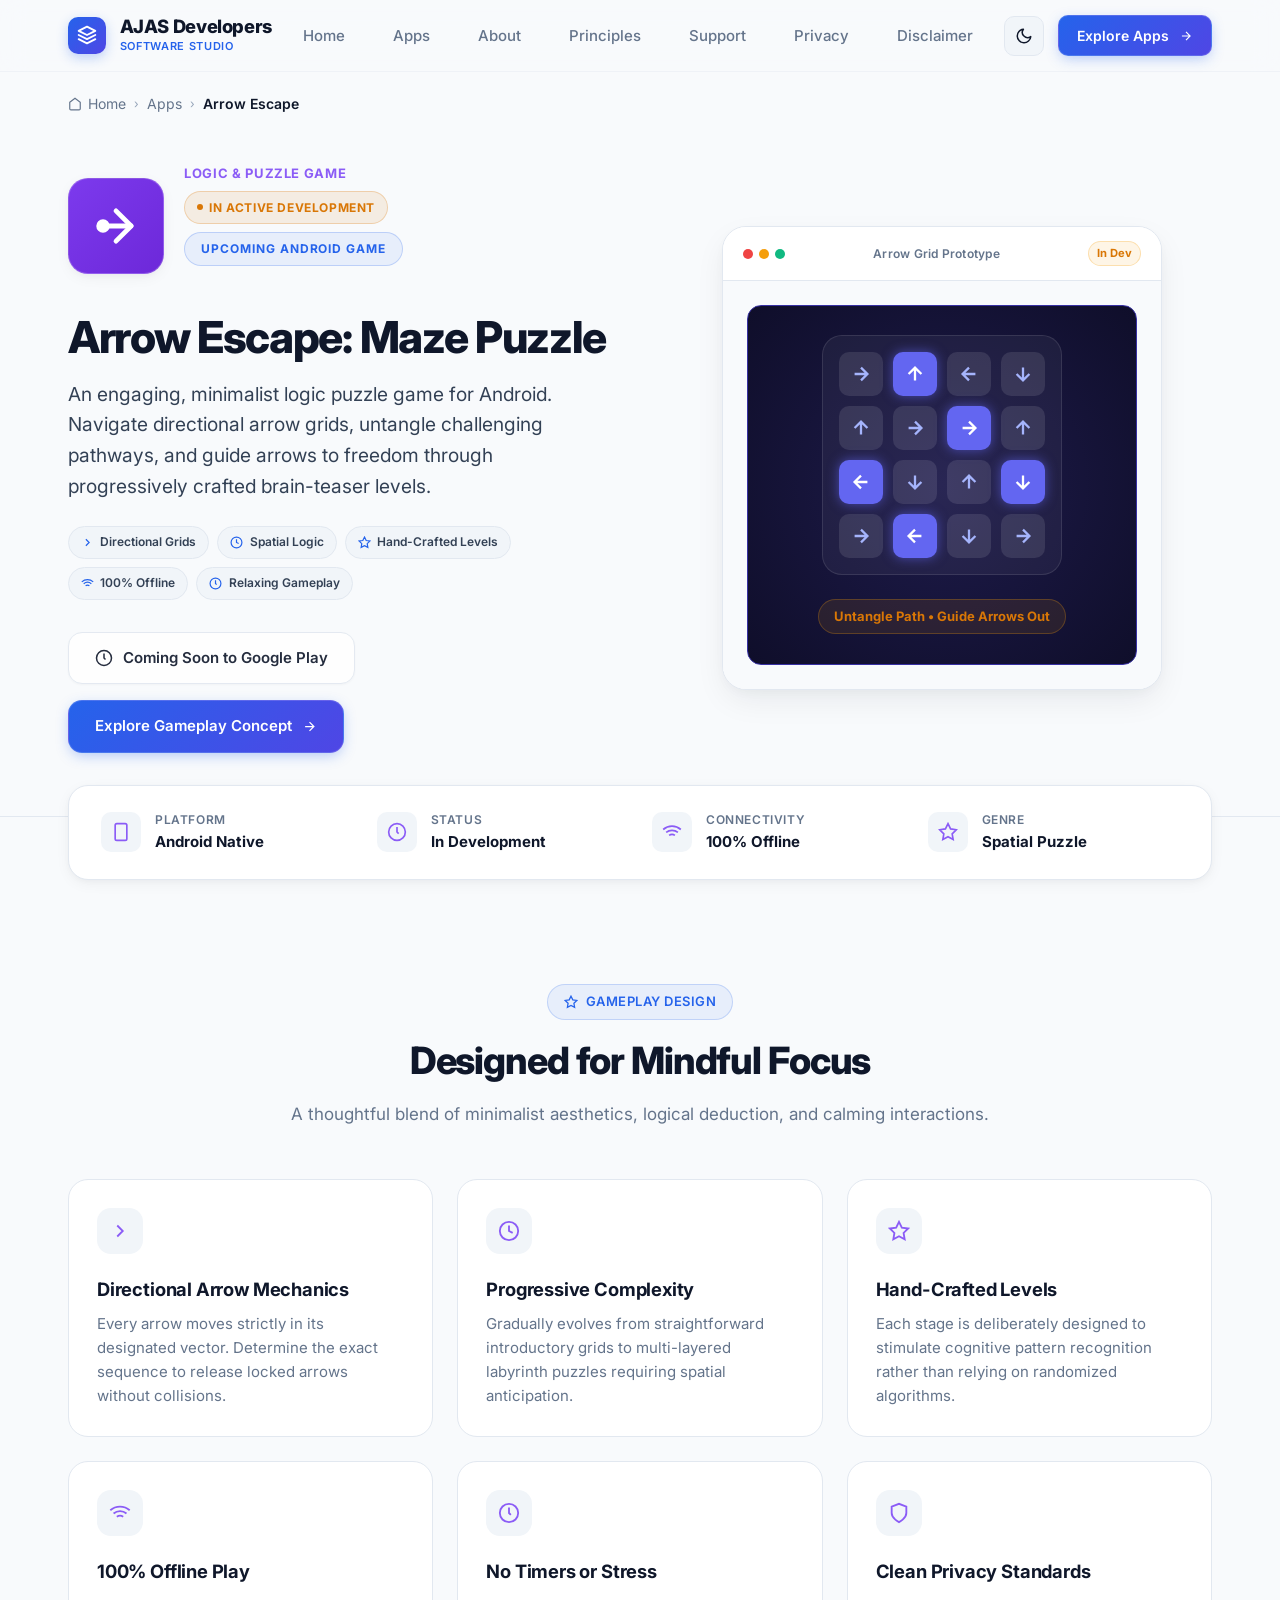
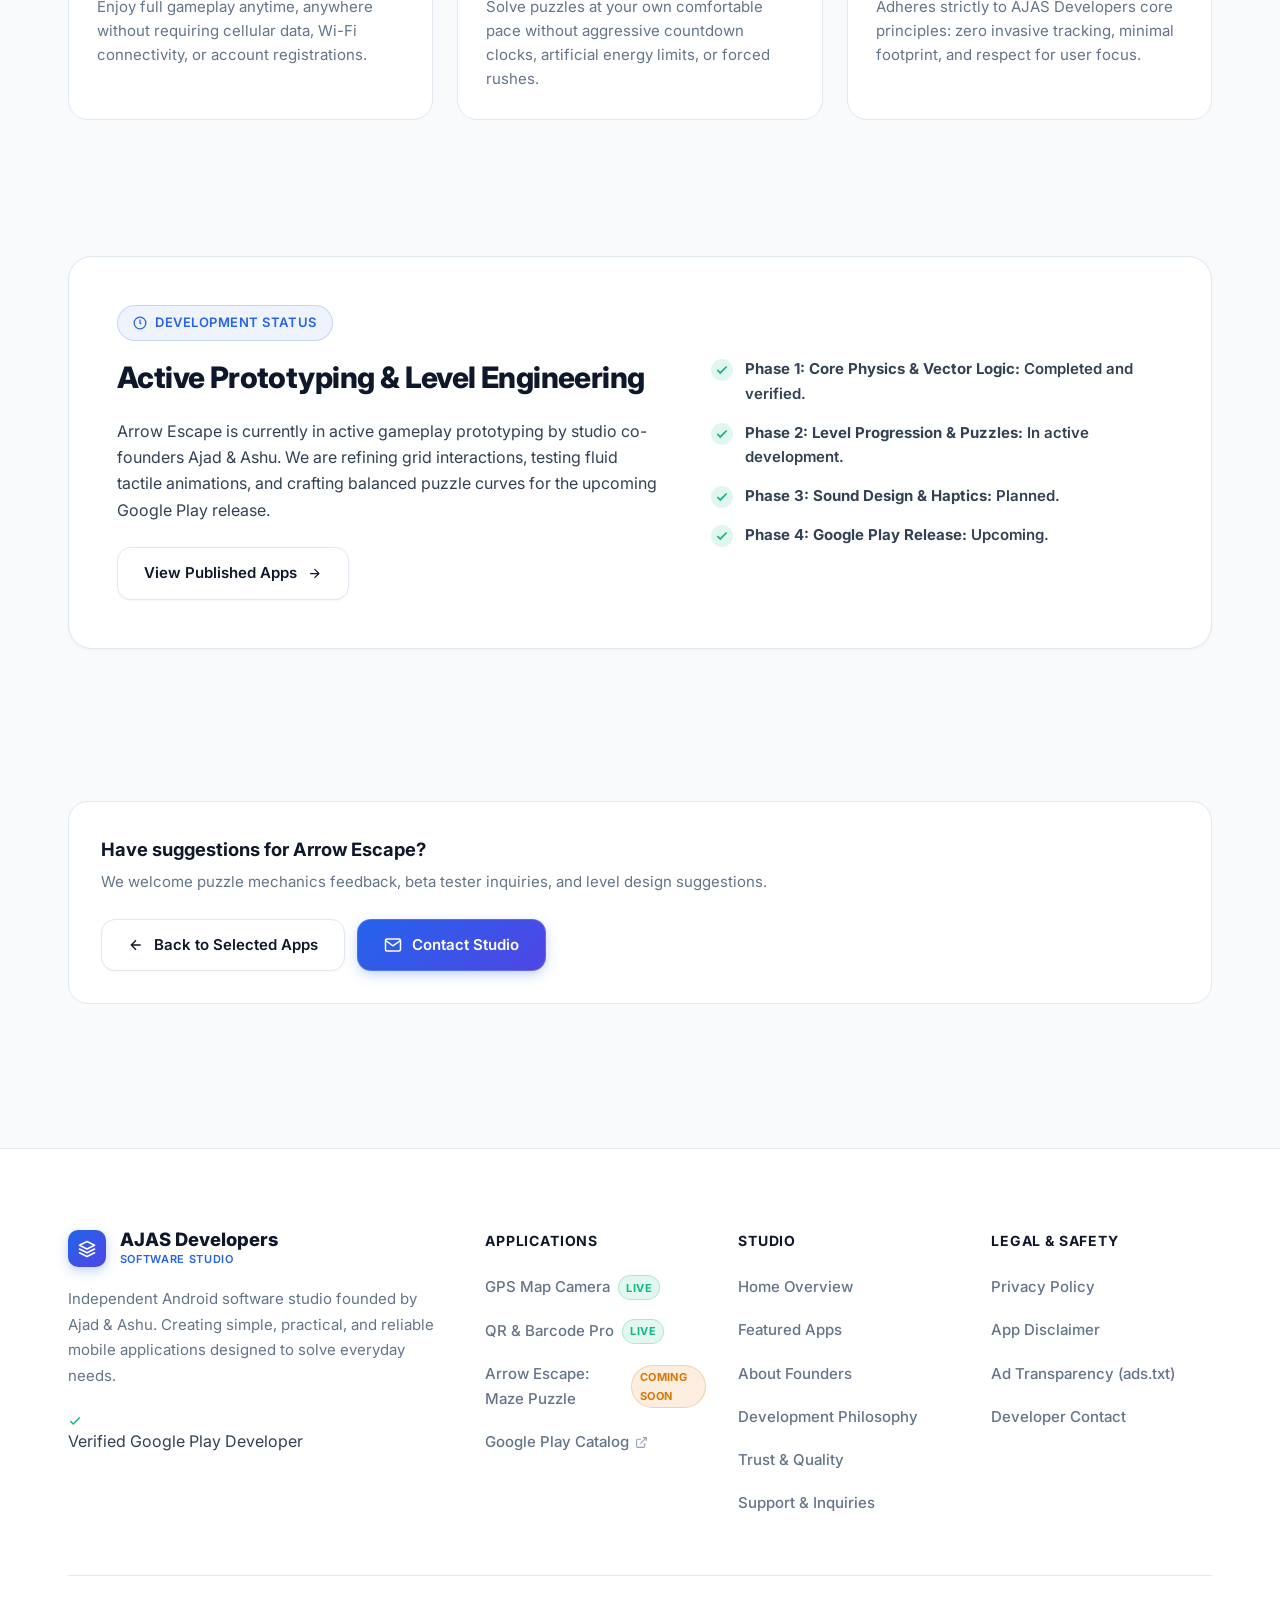
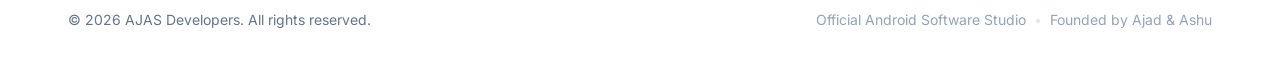
<file: arrow-escape.html>
<!DOCTYPE html>
<html lang="en">
<head>
  <meta charset="UTF-8" />
  <meta name="viewport" content="width=device-width, initial-scale=1.0" />
  <title>Arrow Escape: Maze Puzzle | AJAS Developers</title>
  
  <!-- Preconnect Fonts -->
  <link rel="preconnect" href="https://fonts.googleapis.com" />
  <link rel="preconnect" href="https://fonts.gstatic.com" crossorigin />

  <!-- Theme Flash Prevention -->
  <script>
    (function() {
      try {
        var saved = localStorage.getItem('ajas_theme');
        if (saved) {
          document.documentElement.setAttribute('data-theme', saved);
        } else if (window.matchMedia && window.matchMedia('(prefers-color-scheme: dark)').matches) {
          document.documentElement.setAttribute('data-theme', 'dark');
        } else {
          document.documentElement.setAttribute('data-theme', 'light');
        }
      } catch (e) {}
    })();
  </script>

  <!-- SEO Meta Tags -->
  <meta name="description" content="An engaging, minimalist logic puzzle game for Android. Navigate directional arrow grids, untangle challenging pathways, and guide arrows to freedom." />
  <meta name="author" content="AJAS Developers" />
  <link rel="canonical" href="https://ajasdevelopers.in/arrow-escape.html" />

  <!-- Open Graph -->
  <meta property="og:type" content="website" />
  <meta property="og:title" content="Arrow Escape: Maze Puzzle - Android Game | AJAS Developers" />
  <meta property="og:description" content="An engaging, minimalist logic puzzle game for Android. Navigate directional arrow grids and untangle challenging mazes." />
  <meta property="og:url" content="https://ajasdevelopers.in/arrow-escape.html" />
  <meta property="og:site_name" content="AJAS Developers" />

  <!-- Twitter Meta -->
  <meta name="twitter:card" content="summary" />
  <meta name="twitter:title" content="Arrow Escape: Maze Puzzle | AJAS Developers" />
  <meta name="twitter:description" content="An engaging, minimalist logic puzzle game for Android by AJAS Developers." />

  <!-- Structured Data / JSON-LD -->
  <script type="application/ld+json">
  [
    {
      "@context": "https://schema.org",
      "@type": "SoftwareApplication",
      "name": "Arrow Escape: Maze Puzzle",
      "operatingSystem": "Android",
      "applicationCategory": "GameApplication",
      "description": "An engaging, minimalist logic puzzle game for Android. Navigate directional arrow grids, untangle challenging pathways, and guide arrows to freedom through progressively crafted brain-teaser levels.",
      "author": {
        "@type": "Organization",
        "name": "AJAS Developers",
        "url": "https://ajasdevelopers.in/"
      }
    },
    {
      "@context": "https://schema.org",
      "@type": "BreadcrumbList",
      "itemListElement": [
        {
          "@type": "ListItem",
          "position": 1,
          "name": "Home",
          "item": "https://ajasdevelopers.in/"
        },
        {
          "@type": "ListItem",
          "position": 2,
          "name": "Applications",
          "item": "https://ajasdevelopers.in/#apps"
        },
        {
          "@type": "ListItem",
          "position": 3,
          "name": "Arrow Escape",
          "item": "https://ajasdevelopers.in/arrow-escape.html"
        }
      ]
    }
  ]
  </script>

  <!-- Favicon -->
  <link rel="icon" type="image/svg+xml" href="data:image/svg+xml,<svg xmlns='http://www.w3.org/2000/svg' viewBox='0 0 24 24' fill='none' stroke='%232563EB' stroke-width='2' stroke-linecap='round' stroke-linejoin='round'><polygon points='12 2 2 7 12 12 22 7 12 2'/><polyline points='2 17 12 22 22 17'/><polyline points='2 12 12 17 22 12'/></svg>" />

  <!-- Stylesheet -->
  <link rel="stylesheet" href="style.css" />
  
  <!-- JavaScript -->
  <script src="script.js" defer></script>
</head>
<body>
  <!-- Skip to main content -->
  <a href="#mainContent" class="skip-link">Skip to main content</a>

  <!-- Navigation Bar -->
  <nav class="navbar" id="navbar">
    <div class="container nav-container">
      <a href="index.html#home" class="nav-brand" aria-label="AJAS Developers Homepage">
        <div class="brand-icon-wrapper">
          <svg width="20" height="20" viewBox="0 0 24 24" fill="none" stroke="currentColor" stroke-width="2.2" stroke-linecap="round" stroke-linejoin="round" aria-hidden="true">
            <polygon points="12 2 2 7 12 12 22 7 12 2"/>
            <polyline points="2 17 12 22 22 17"/>
            <polyline points="2 12 12 17 22 12"/>
          </svg>
        </div>
        <div class="brand-text-wrap">
          <span class="brand-title">AJAS Developers</span>
          <span class="brand-subtitle">Software Studio</span>
        </div>
      </a>

      <ul class="nav-menu" id="navMenu">
        <li><a href="index.html#home" class="nav-link">Home</a></li>
        <li><a href="index.html#apps" class="nav-link active">Apps</a></li>
        <li><a href="index.html#about" class="nav-link">About</a></li>
        <li><a href="index.html#values" class="nav-link">Principles</a></li>
        <li><a href="index.html#support" class="nav-link">Support</a></li>
        <li><a href="privacy-policy.html" class="nav-link">Privacy</a></li>
        <li><a href="disclaimer.html" class="nav-link">Disclaimer</a></li>
      </ul>

      <div class="nav-actions">
        <!-- Theme Toggle -->
        <button id="themeToggleBtn" class="theme-toggle-btn" aria-label="Toggle color theme" title="Toggle theme">
          <svg width="18" height="18" viewBox="0 0 24 24" fill="none" stroke="currentColor" stroke-width="2" stroke-linecap="round" stroke-linejoin="round" aria-hidden="true">
            <path d="M21 12.79A9 9 0 1 1 11.21 3 7 7 0 0 0 21 12.79z"></path>
          </svg>
        </button>

        <a href="index.html#apps" class="btn btn-primary btn-sm nav-cta-btn">
          <span>Explore Apps</span>
          <svg width="14" height="14" viewBox="0 0 24 24" fill="none" stroke="currentColor" stroke-width="2" aria-hidden="true"><path d="M5 12h14M12 5l7 7-7 7"/></svg>
        </a>

        <button class="mobile-toggle" id="mobileToggle" aria-label="Toggle Navigation Menu" aria-expanded="false">
          <svg class="icon-menu" width="22" height="22" viewBox="0 0 24 24" fill="none" stroke="currentColor" stroke-width="2" aria-hidden="true"><path d="M3 12h18M3 6h18M3 18h18"/></svg>
          <svg class="icon-close" width="22" height="22" viewBox="0 0 24 24" fill="none" stroke="currentColor" stroke-width="2" aria-hidden="true"><line x1="18" y1="6" x2="6" y2="18"></line><line x1="6" y1="6" x2="18" y2="18"></line></svg>
        </button>
      </div>
    </div>
  </nav>

  <!-- Main Content -->
  <main id="mainContent">
    
    <!-- Breadcrumb -->
    <div class="container">
      <nav class="breadcrumb-nav" aria-label="Breadcrumb">
        <ol class="breadcrumb-list">
          <li class="breadcrumb-item">
            <a href="index.html" class="breadcrumb-link">
              <svg width="14" height="14" viewBox="0 0 24 24" fill="none" stroke="currentColor" stroke-width="2" aria-hidden="true"><path d="M3 9l9-7 9 7v11a2 2 0 0 1-2 2H5a2 2 0 0 1-2-2z"/></svg>
              <span>Home</span>
            </a>
          </li>
          <li class="breadcrumb-sep" aria-hidden="true">&rsaquo;</li>
          <li class="breadcrumb-item">
            <a href="index.html#apps" class="breadcrumb-link">Apps</a>
          </li>
          <li class="breadcrumb-sep" aria-hidden="true">&rsaquo;</li>
          <li class="breadcrumb-item">
            <span class="breadcrumb-current" aria-current="page">Arrow Escape</span>
          </li>
        </ol>
      </nav>
    </div>

    <!-- App Product Hero -->
    <header class="app-product-hero">
      <div class="container">
        <div class="app-hero-grid">
          
          <!-- Hero Left Column -->
          <div class="app-hero-info">
            <div class="app-hero-header-row">
              <div class="app-hero-icon-box icon-game">
                <svg width="52" height="52" viewBox="0 0 24 24" fill="none" stroke="currentColor" stroke-width="2.2" stroke-linecap="round" stroke-linejoin="round" aria-hidden="true">
                  <path d="M5 12h14"></path>
                  <path d="m12 5 7 7-7 7"></path>
                  <circle cx="6" cy="12" r="2" fill="currentColor"></circle>
                </svg>
              </div>

              <div class="app-hero-meta-col">
                <span class="app-hero-category" style="color: #8B5CF6;">Logic &amp; Puzzle Game</span>
                <div class="app-hero-badges">
                  <span class="app-status-badge status-upcoming">
                    <span class="status-dot-amber"></span>
                    <span>In Active Development</span>
                  </span>
                  <span class="hero-badge">Upcoming Android Game</span>
                </div>
              </div>
            </div>

            <h1 class="app-hero-title">Arrow Escape: Maze Puzzle</h1>
            
            <p class="app-hero-tagline">
              An engaging, minimalist logic puzzle game for Android. Navigate directional arrow grids, untangle challenging pathways, and guide arrows to freedom through progressively crafted brain-teaser levels.
            </p>

            <div class="app-hero-chips">
              <span class="feature-chip">
                <svg width="13" height="13" viewBox="0 0 24 24" fill="none" stroke="currentColor" stroke-width="2.2" aria-hidden="true"><polyline points="9 18 15 12 9 6"></polyline></svg>
                <span>Directional Grids</span>
              </span>
              <span class="feature-chip">
                <svg width="13" height="13" viewBox="0 0 24 24" fill="none" stroke="currentColor" stroke-width="2.2" aria-hidden="true"><circle cx="12" cy="12" r="10"/><path d="M12 6v6l4 2"/></svg>
                <span>Spatial Logic</span>
              </span>
              <span class="feature-chip">
                <svg width="13" height="13" viewBox="0 0 24 24" fill="none" stroke="currentColor" stroke-width="2.2" aria-hidden="true"><polygon points="12 2 15.09 8.26 22 9.27 17 14.14 18.18 21.02 12 17.77 5.82 21.02 7 14.14 2 9.27 8.91 8.26 12 2"/></svg>
                <span>Hand-Crafted Levels</span>
              </span>
              <span class="feature-chip">
                <svg width="13" height="13" viewBox="0 0 24 24" fill="none" stroke="currentColor" stroke-width="2.2" aria-hidden="true"><path d="M5 12.55a11 11 0 0 1 14.08 0M1.42 9a16 16 0 0 1 21.16 0M8.53 16.11a6 6 0 0 1 6.95 0M12 20h.01"/></svg>
                <span>100% Offline</span>
              </span>
              <span class="feature-chip">
                <svg width="13" height="13" viewBox="0 0 24 24" fill="none" stroke="currentColor" stroke-width="2.2" aria-hidden="true"><circle cx="12" cy="12" r="10"/><polyline points="12 6 12 12 14 14"/></svg>
                <span>Relaxing Gameplay</span>
              </span>
            </div>

            <div class="app-hero-ctas">
              <span class="btn btn-secondary" style="cursor: default; opacity: 0.9;">
                <svg width="18" height="18" viewBox="0 0 24 24" fill="none" stroke="currentColor" stroke-width="2" aria-hidden="true"><circle cx="12" cy="12" r="10"/><polyline points="12 6 12 12 14 14"/></svg>
                <span>Coming Soon to Google Play</span>
              </span>

              <a href="#concept" class="btn btn-primary">
                <span>Explore Gameplay Concept</span>
                <svg width="15" height="15" viewBox="0 0 24 24" fill="none" stroke="currentColor" stroke-width="2" aria-hidden="true"><path d="M5 12h14M12 5l7 7-7 7"/></svg>
              </a>
            </div>
          </div>

          <!-- Hero Right Column: Minimalist Arrow Maze Showcase -->
          <div class="app-hero-visual" aria-label="Arrow Escape Gameplay Mockup">
            <div class="app-showcase-window">
              <div class="showcase-window-bar">
                <div class="window-dots">
                  <span class="window-dot dot-red"></span>
                  <span class="window-dot dot-amber"></span>
                  <span class="window-dot dot-green"></span>
                </div>
                <span class="window-title-text">Arrow Grid Prototype</span>
                <span class="showcase-pill-upcoming" style="padding: 2px 8px; font-size: 0.7rem;">In Dev</span>
              </div>

              <div class="showcase-window-screen">
                <div class="game-screen-mock">
                  <div class="puzzle-grid-visual">
                    <!-- Row 1 -->
                    <div class="puzzle-cell">
                      <svg width="22" height="22" viewBox="0 0 24 24" fill="none" stroke="currentColor" stroke-width="2.5"><path d="M5 12h14M12 5l7 7-7 7"/></svg>
                    </div>
                    <div class="puzzle-cell cell-active">
                      <svg width="22" height="22" viewBox="0 0 24 24" fill="none" stroke="currentColor" stroke-width="2.5"><path d="M12 19V5M5 12l7-7 7 7"/></svg>
                    </div>
                    <div class="puzzle-cell">
                      <svg width="22" height="22" viewBox="0 0 24 24" fill="none" stroke="currentColor" stroke-width="2.5"><path d="M19 12H5M12 19l-7-7 7-7"/></svg>
                    </div>
                    <div class="puzzle-cell">
                      <svg width="22" height="22" viewBox="0 0 24 24" fill="none" stroke="currentColor" stroke-width="2.5"><path d="M12 5v14M19 12l-7 7-7-7"/></svg>
                    </div>

                    <!-- Row 2 -->
                    <div class="puzzle-cell">
                      <svg width="22" height="22" viewBox="0 0 24 24" fill="none" stroke="currentColor" stroke-width="2.5"><path d="M12 19V5M5 12l7-7 7 7"/></svg>
                    </div>
                    <div class="puzzle-cell">
                      <svg width="22" height="22" viewBox="0 0 24 24" fill="none" stroke="currentColor" stroke-width="2.5"><path d="M5 12h14M12 5l7 7-7 7"/></svg>
                    </div>
                    <div class="puzzle-cell cell-active">
                      <svg width="22" height="22" viewBox="0 0 24 24" fill="none" stroke="currentColor" stroke-width="2.5"><path d="M5 12h14M12 5l7 7-7 7"/></svg>
                    </div>
                    <div class="puzzle-cell">
                      <svg width="22" height="22" viewBox="0 0 24 24" fill="none" stroke="currentColor" stroke-width="2.5"><path d="M12 19V5M5 12l7-7 7 7"/></svg>
                    </div>

                    <!-- Row 3 -->
                    <div class="puzzle-cell cell-active">
                      <svg width="22" height="22" viewBox="0 0 24 24" fill="none" stroke="currentColor" stroke-width="2.5"><path d="M19 12H5M12 19l-7-7 7-7"/></svg>
                    </div>
                    <div class="puzzle-cell">
                      <svg width="22" height="22" viewBox="0 0 24 24" fill="none" stroke="currentColor" stroke-width="2.5"><path d="M12 5v14M19 12l-7 7-7-7"/></svg>
                    </div>
                    <div class="puzzle-cell">
                      <svg width="22" height="22" viewBox="0 0 24 24" fill="none" stroke="currentColor" stroke-width="2.5"><path d="M12 19V5M5 12l7-7 7 7"/></svg>
                    </div>
                    <div class="puzzle-cell cell-active">
                      <svg width="22" height="22" viewBox="0 0 24 24" fill="none" stroke="currentColor" stroke-width="2.5"><path d="M12 5v14M19 12l-7 7-7-7"/></svg>
                    </div>

                    <!-- Row 4 -->
                    <div class="puzzle-cell">
                      <svg width="22" height="22" viewBox="0 0 24 24" fill="none" stroke="currentColor" stroke-width="2.5"><path d="M5 12h14M12 5l7 7-7 7"/></svg>
                    </div>
                    <div class="puzzle-cell cell-active">
                      <svg width="22" height="22" viewBox="0 0 24 24" fill="none" stroke="currentColor" stroke-width="2.5"><path d="M19 12H5M12 19l-7-7 7-7"/></svg>
                    </div>
                    <div class="puzzle-cell">
                      <svg width="22" height="22" viewBox="0 0 24 24" fill="none" stroke="currentColor" stroke-width="2.5"><path d="M12 5v14M19 12l-7 7-7-7"/></svg>
                    </div>
                    <div class="puzzle-cell">
                      <svg width="22" height="22" viewBox="0 0 24 24" fill="none" stroke="currentColor" stroke-width="2.5"><path d="M5 12h14M12 5l7 7-7 7"/></svg>
                    </div>
                  </div>

                  <span class="showcase-pill-upcoming" style="padding: 0.35rem 0.95rem; font-size: 0.8125rem;">
                    <span>Untangle Path &bull; Guide Arrows Out</span>
                  </span>
                </div>
              </div>
            </div>
          </div>

        </div>
      </div>
    </header>

    <!-- App Technical Specs Bar -->
    <div class="container">
      <div class="app-specs-bar">
        <div class="spec-item">
          <div class="spec-icon" style="color: #8B5CF6;">
            <svg width="20" height="20" viewBox="0 0 24 24" fill="none" stroke="currentColor" stroke-width="2" aria-hidden="true"><rect x="5" y="2" width="14" height="20" rx="2" ry="2"/><line x1="12" y1="18" x2="12.01" y2="18"/></svg>
          </div>
          <div class="spec-meta">
            <span class="spec-label">Platform</span>
            <span class="spec-value">Android Native</span>
          </div>
        </div>

        <div class="spec-item">
          <div class="spec-icon" style="color: #8B5CF6;">
            <svg width="20" height="20" viewBox="0 0 24 24" fill="none" stroke="currentColor" stroke-width="2" aria-hidden="true"><circle cx="12" cy="12" r="10"/><polyline points="12 6 12 12 14 14"/></svg>
          </div>
          <div class="spec-meta">
            <span class="spec-label">Status</span>
            <span class="spec-value">In Development</span>
          </div>
        </div>

        <div class="spec-item">
          <div class="spec-icon" style="color: #8B5CF6;">
            <svg width="20" height="20" viewBox="0 0 24 24" fill="none" stroke="currentColor" stroke-width="2" aria-hidden="true"><path d="M5 12.55a11 11 0 0 1 14.08 0M1.42 9a16 16 0 0 1 21.16 0M8.53 16.11a6 6 0 0 1 6.95 0M12 20h.01"/></svg>
          </div>
          <div class="spec-meta">
            <span class="spec-label">Connectivity</span>
            <span class="spec-value">100% Offline</span>
          </div>
        </div>

        <div class="spec-item">
          <div class="spec-icon" style="color: #8B5CF6;">
            <svg width="20" height="20" viewBox="0 0 24 24" fill="none" stroke="currentColor" stroke-width="2" aria-hidden="true"><polygon points="12 2 15.09 8.26 22 9.27 17 14.14 18.18 21.02 12 17.77 5.82 21.02 7 14.14 2 9.27 8.91 8.26 12 2"/></svg>
          </div>
          <div class="spec-meta">
            <span class="spec-label">Genre</span>
            <span class="spec-value">Spatial Puzzle</span>
          </div>
        </div>
      </div>
    </div>

    <!-- Core Features Grid -->
    <section class="section app-features-section" id="concept">
      <div class="container">
        <div class="section-header">
          <div class="section-tag">
            <svg width="14" height="14" viewBox="0 0 24 24" fill="none" stroke="currentColor" stroke-width="2.2" aria-hidden="true"><polygon points="12 2 15.09 8.26 22 9.27 17 14.14 18.18 21.02 12 17.77 5.82 21.02 7 14.14 2 9.27 8.91 8.26 12 2"/></svg>
            <span>GAMEPLAY DESIGN</span>
          </div>
          <h2 class="section-title">Designed for Mindful Focus</h2>
          <p class="section-desc">A thoughtful blend of minimalist aesthetics, logical deduction, and calming interactions.</p>
        </div>

        <div class="product-features-grid">
          <!-- Feature 1 -->
          <div class="product-feature-card">
            <div class="feature-card-icon-wrap" style="color: #8B5CF6;">
              <svg width="22" height="22" viewBox="0 0 24 24" fill="none" stroke="currentColor" stroke-width="2" aria-hidden="true"><polyline points="9 18 15 12 9 6"></polyline></svg>
            </div>
            <h3 class="feature-card-title">Directional Arrow Mechanics</h3>
            <p class="feature-card-desc">Every arrow moves strictly in its designated vector. Determine the exact sequence to release locked arrows without collisions.</p>
          </div>

          <!-- Feature 2 -->
          <div class="product-feature-card">
            <div class="feature-card-icon-wrap" style="color: #8B5CF6;">
              <svg width="22" height="22" viewBox="0 0 24 24" fill="none" stroke="currentColor" stroke-width="2" aria-hidden="true"><circle cx="12" cy="12" r="10"/><path d="M12 6v6l4 2"/></svg>
            </div>
            <h3 class="feature-card-title">Progressive Complexity</h3>
            <p class="feature-card-desc">Gradually evolves from straightforward introductory grids to multi-layered labyrinth puzzles requiring spatial anticipation.</p>
          </div>

          <!-- Feature 3 -->
          <div class="product-feature-card">
            <div class="feature-card-icon-wrap" style="color: #8B5CF6;">
              <svg width="22" height="22" viewBox="0 0 24 24" fill="none" stroke="currentColor" stroke-width="2" aria-hidden="true"><polygon points="12 2 15.09 8.26 22 9.27 17 14.14 18.18 21.02 12 17.77 5.82 21.02 7 14.14 2 9.27 8.91 8.26 12 2"/></svg>
            </div>
            <h3 class="feature-card-title">Hand-Crafted Levels</h3>
            <p class="feature-card-desc">Each stage is deliberately designed to stimulate cognitive pattern recognition rather than relying on randomized algorithms.</p>
          </div>

          <!-- Feature 4 -->
          <div class="product-feature-card">
            <div class="feature-card-icon-wrap" style="color: #8B5CF6;">
              <svg width="22" height="22" viewBox="0 0 24 24" fill="none" stroke="currentColor" stroke-width="2" aria-hidden="true"><path d="M5 12.55a11 11 0 0 1 14.08 0M1.42 9a16 16 0 0 1 21.16 0M8.53 16.11a6 6 0 0 1 6.95 0M12 20h.01"/></svg>
            </div>
            <h3 class="feature-card-title">100% Offline Play</h3>
            <p class="feature-card-desc">Enjoy full gameplay anytime, anywhere without requiring cellular data, Wi-Fi connectivity, or account registrations.</p>
          </div>

          <!-- Feature 5 -->
          <div class="product-feature-card">
            <div class="feature-card-icon-wrap" style="color: #8B5CF6;">
              <svg width="22" height="22" viewBox="0 0 24 24" fill="none" stroke="currentColor" stroke-width="2" aria-hidden="true"><circle cx="12" cy="12" r="10"/><polyline points="12 6 12 12 14 14"/></svg>
            </div>
            <h3 class="feature-card-title">No Timers or Stress</h3>
            <p class="feature-card-desc">Solve puzzles at your own comfortable pace without aggressive countdown clocks, artificial energy limits, or forced rushes.</p>
          </div>

          <!-- Feature 6 -->
          <div class="product-feature-card">
            <div class="feature-card-icon-wrap" style="color: #8B5CF6;">
              <svg width="22" height="22" viewBox="0 0 24 24" fill="none" stroke="currentColor" stroke-width="2" aria-hidden="true"><path d="M12 22s8-4 8-10V5l-8-3-8 3v7c0 6 8 10 8 10z"/></svg>
            </div>
            <h3 class="feature-card-title">Clean Privacy Standards</h3>
            <p class="feature-card-desc">Adheres strictly to AJAS Developers core principles: zero invasive tracking, minimal footprint, and respect for user focus.</p>
          </div>
        </div>
      </div>
    </section>

    <!-- Development Status & Studio Transparency -->
    <section class="section app-privacy-section">
      <div class="container">
        <div class="app-privacy-card">
          <div class="privacy-card-info">
            <div class="section-tag" style="margin-bottom: 0.75rem;">
              <svg width="14" height="14" viewBox="0 0 24 24" fill="none" stroke="currentColor" stroke-width="2.2" aria-hidden="true"><circle cx="12" cy="12" r="10"/><polyline points="12 6 12 12 14 14"/></svg>
              <span>DEVELOPMENT STATUS</span>
            </div>
            <h3>Active Prototyping &amp; Level Engineering</h3>
            <p>
              Arrow Escape is currently in active gameplay prototyping by studio co-founders Ajad &amp; Ashu. We are refining grid interactions, testing fluid tactile animations, and crafting balanced puzzle curves for the upcoming Google Play release.
            </p>
            <a href="index.html#apps" class="btn btn-secondary">
              <span>View Published Apps</span>
              <svg width="15" height="15" viewBox="0 0 24 24" fill="none" stroke="currentColor" stroke-width="2" aria-hidden="true"><path d="M5 12h14M12 5l7 7-7 7"/></svg>
            </a>
          </div>

          <ul class="privacy-checklist">
            <li class="privacy-check-item">
              <span class="privacy-check-icon">
                <svg width="14" height="14" viewBox="0 0 24 24" fill="none" stroke="currentColor" stroke-width="3" aria-hidden="true"><polyline points="20 6 9 17 4 12"/></svg>
              </span>
              <span><strong>Phase 1: Core Physics &amp; Vector Logic:</strong> Completed and verified.</span>
            </li>
            <li class="privacy-check-item">
              <span class="privacy-check-icon">
                <svg width="14" height="14" viewBox="0 0 24 24" fill="none" stroke="currentColor" stroke-width="3" aria-hidden="true"><polyline points="20 6 9 17 4 12"/></svg>
              </span>
              <span><strong>Phase 2: Level Progression &amp; Puzzles:</strong> In active development.</span>
            </li>
            <li class="privacy-check-item">
              <span class="privacy-check-icon">
                <svg width="14" height="14" viewBox="0 0 24 24" fill="none" stroke="currentColor" stroke-width="3" aria-hidden="true"><polyline points="20 6 9 17 4 12"/></svg>
              </span>
              <span><strong>Phase 3: Sound Design &amp; Haptics:</strong> Planned.</span>
            </li>
            <li class="privacy-check-item">
              <span class="privacy-check-icon">
                <svg width="14" height="14" viewBox="0 0 24 24" fill="none" stroke="currentColor" stroke-width="3" aria-hidden="true"><polyline points="20 6 9 17 4 12"/></svg>
              </span>
              <span><strong>Phase 4: Google Play Release:</strong> Upcoming.</span>
            </li>
          </ul>
        </div>
      </div>
    </section>

    <!-- Studio Navigation & Support Section -->
    <section class="section related-apps-section">
      <div class="container">
        <!-- Support CTA Box -->
        <div class="app-support-box">
          <div class="app-support-text">
            <h4>Have suggestions for Arrow Escape?</h4>
            <p>We welcome puzzle mechanics feedback, beta tester inquiries, and level design suggestions.</p>
          </div>
          <div style="display: flex; gap: 0.75rem; flex-wrap: wrap;">
            <a href="index.html#apps" class="btn btn-secondary">
              <svg width="16" height="16" viewBox="0 0 24 24" fill="none" stroke="currentColor" stroke-width="2" aria-hidden="true"><path d="M19 12H5M12 19l-7-7 7-7"/></svg>
              <span>Back to Selected Apps</span>
            </a>
            <a href="mailto:iajadpatel@gmail.com?subject=Arrow%20Escape%20Feedback" class="btn btn-primary">
              <svg width="18" height="18" viewBox="0 0 24 24" fill="none" stroke="currentColor" stroke-width="2" aria-hidden="true"><path d="M4 4h16c1.1 0 2 .9 2 2v12c0 1.1-.9 2-2 2H4c-1.1 0-2-.9-2-2V6c0-1.1.9-2 2-2z"/><polyline points="22,6 12,13 2,6"/></svg>
              <span>Contact Studio</span>
            </a>
          </div>
        </div>
      </div>
    </section>

  </main>

  <!-- Premium Multi-Column Footer -->
  <footer class="footer" role="contentinfo">
    <div class="container">
      <div class="footer-grid">
        <!-- Col 1: Studio Brand & Identity -->
        <div class="footer-col footer-col-brand">
          <a href="index.html#home" class="footer-brand-link" aria-label="AJAS Developers Home">
            <div class="brand-icon-wrapper">
              <svg width="18" height="18" viewBox="0 0 24 24" fill="none" stroke="currentColor" stroke-width="2.2" stroke-linecap="round" stroke-linejoin="round" aria-hidden="true">
                <polygon points="12 2 2 7 12 12 22 7 12 2"/>
                <polyline points="2 17 12 22 22 17"/>
                <polyline points="2 12 12 17 22 12"/>
              </svg>
            </div>
            <div class="brand-text-wrap">
              <span class="brand-title">AJAS Developers</span>
              <span class="brand-subtitle">Software Studio</span>
            </div>
          </a>

          <p class="footer-brand-desc">
            Independent Android software studio founded by Ajad &amp; Ashu. Creating simple, practical, and reliable mobile applications designed to solve everyday needs.
          </p>

          <div class="footer-badge-wrap">
            <div class="developer-badge">
              <svg width="14" height="14" viewBox="0 0 24 24" fill="none" stroke="#10B981" stroke-width="2.5" aria-hidden="true"><polyline points="20 6 9 17 4 12"/></svg>
              <span>Verified Google Play Developer</span>
            </div>
          </div>
        </div>

        <!-- Col 2: Applications Links -->
        <div class="footer-col">
          <h4 class="footer-col-title">Applications</h4>
          <ul class="footer-links-list">
            <li>
              <a href="gps-map-camera.html" class="footer-link">
                <span>GPS Map Camera</span>
                <span class="footer-link-tag">Live</span>
              </a>
            </li>
            <li>
              <a href="qr-barcode-pro.html" class="footer-link">
                <span>QR &amp; Barcode Pro</span>
                <span class="footer-link-tag">Live</span>
              </a>
            </li>
            <li>
              <a href="arrow-escape.html" class="footer-link">
                <span>Arrow Escape: Maze Puzzle</span>
                <span class="footer-link-tag tag-soon">Coming Soon</span>
              </a>
            </li>
            <li>
              <a href="https://play.google.com/store/apps/developer?id=AJAS+Developers" target="_blank" rel="noopener noreferrer" class="footer-link footer-link-ext">
                <span>Google Play Catalog</span>
                <svg width="13" height="13" viewBox="0 0 24 24" fill="none" stroke="currentColor" stroke-width="2" aria-hidden="true"><path d="M18 13v6a2 2 0 0 1-2 2H5a2 2 0 0 1-2-2V8a2 2 0 0 1 2-2h6"/><polyline points="15 3 21 3 21 9"/><line x1="10" y1="14" x2="21" y2="3"/></svg>
              </a>
            </li>
          </ul>
        </div>

        <!-- Col 3: Studio Navigation Links -->
        <div class="footer-col">
          <h4 class="footer-col-title">Studio</h4>
          <ul class="footer-links-list">
            <li><a href="index.html#home" class="footer-link">Home Overview</a></li>
            <li><a href="index.html#apps" class="footer-link">Featured Apps</a></li>
            <li><a href="index.html#about" class="footer-link">About Founders</a></li>
            <li><a href="index.html#values" class="footer-link">Development Philosophy</a></li>
            <li><a href="index.html#trust" class="footer-link">Trust &amp; Quality</a></li>
            <li><a href="index.html#support" class="footer-link">Support &amp; Inquiries</a></li>
          </ul>
        </div>

        <!-- Col 4: Legal & Compliance Links -->
        <div class="footer-col">
          <h4 class="footer-col-title">Legal &amp; Safety</h4>
          <ul class="footer-links-list">
            <li><a href="privacy-policy.html" class="footer-link">Privacy Policy</a></li>
            <li><a href="disclaimer.html" class="footer-link">App Disclaimer</a></li>
            <li><a href="ads.txt" target="_blank" class="footer-link">Ad Transparency (ads.txt)</a></li>
            <li><a href="mailto:iajadpatel@gmail.com" class="footer-link">Developer Contact</a></li>
          </ul>
        </div>
      </div>

      <!-- Footer Bottom Bar -->
      <div class="footer-bottom-bar">
        <div class="footer-copyright">
          &copy; <span id="currentYear">2026</span> AJAS Developers. All rights reserved.
        </div>

        <div class="footer-bottom-meta">
          <span>Official Android Software Studio</span>
          <span class="footer-dot-sep">&bull;</span>
          <span>Founded by Ajad &amp; Ashu</span>
        </div>
      </div>
    </div>
  </footer>
</body>
</html>
</file>
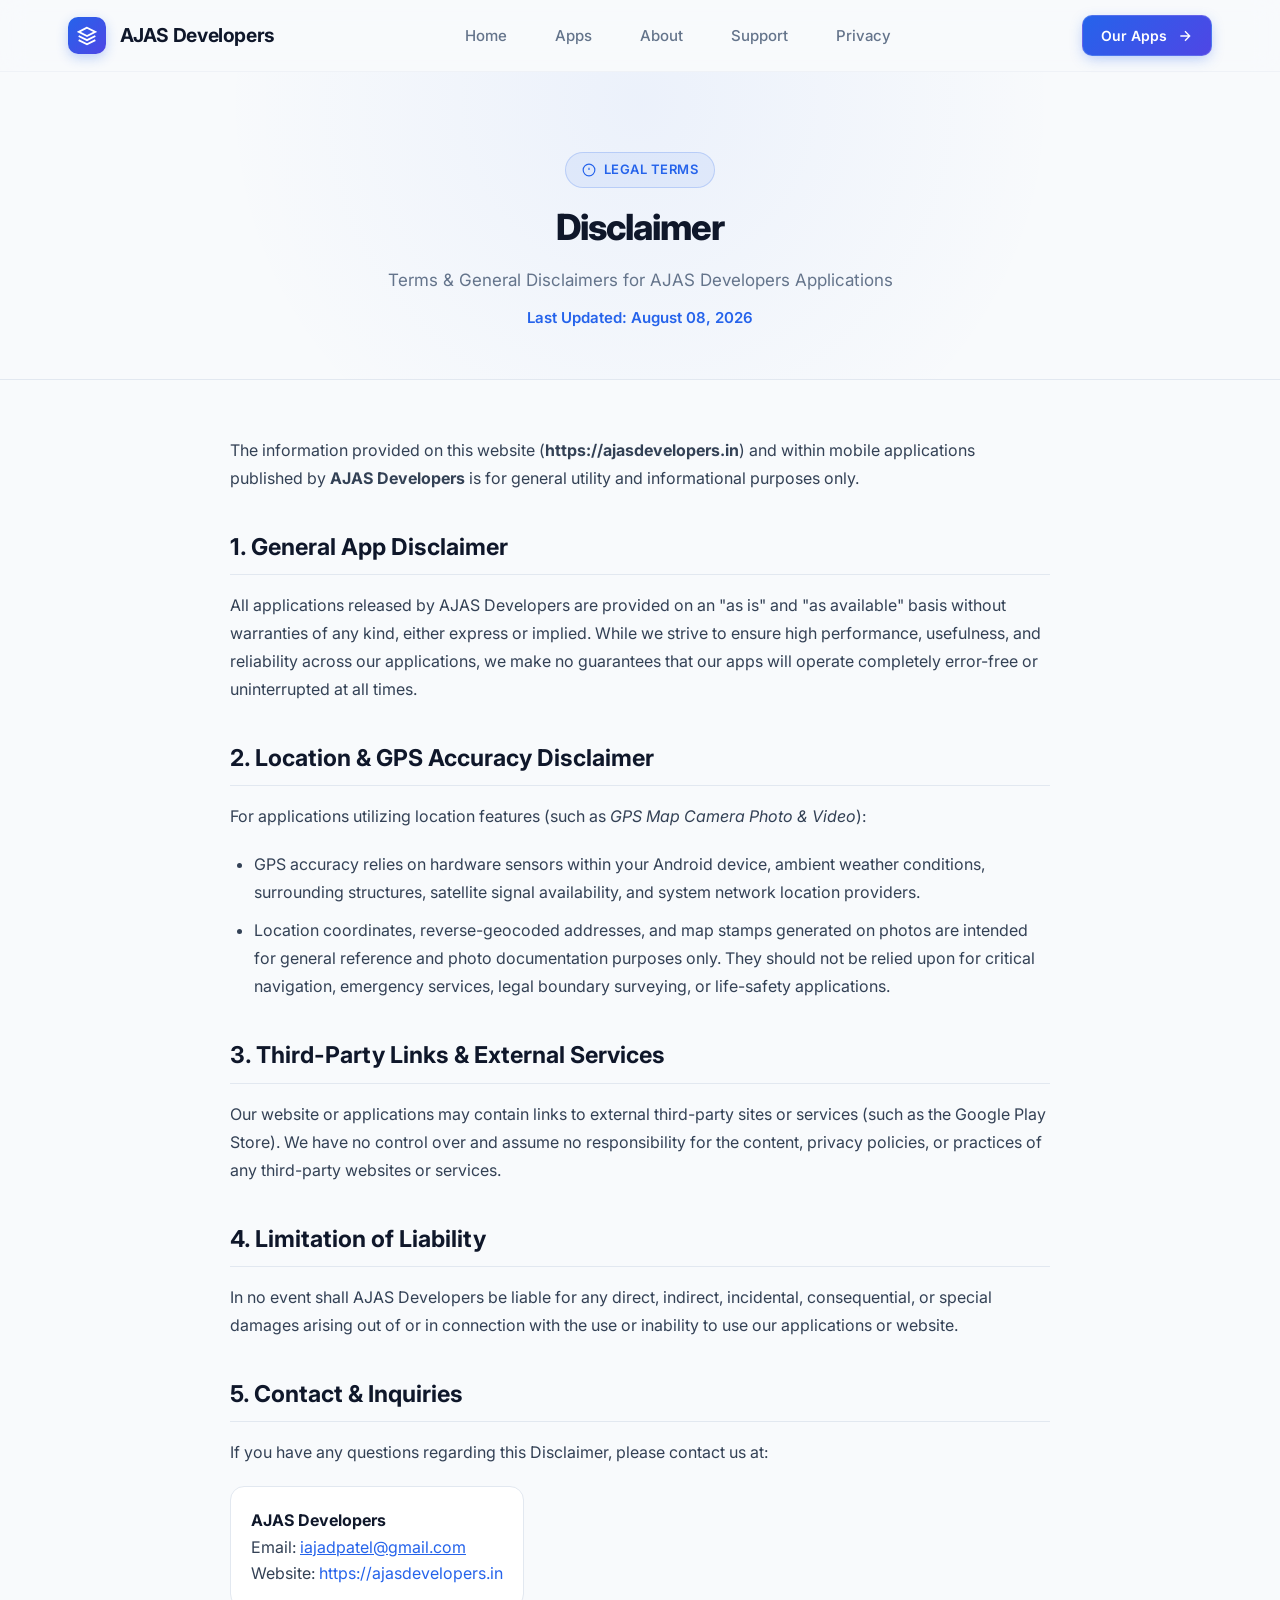
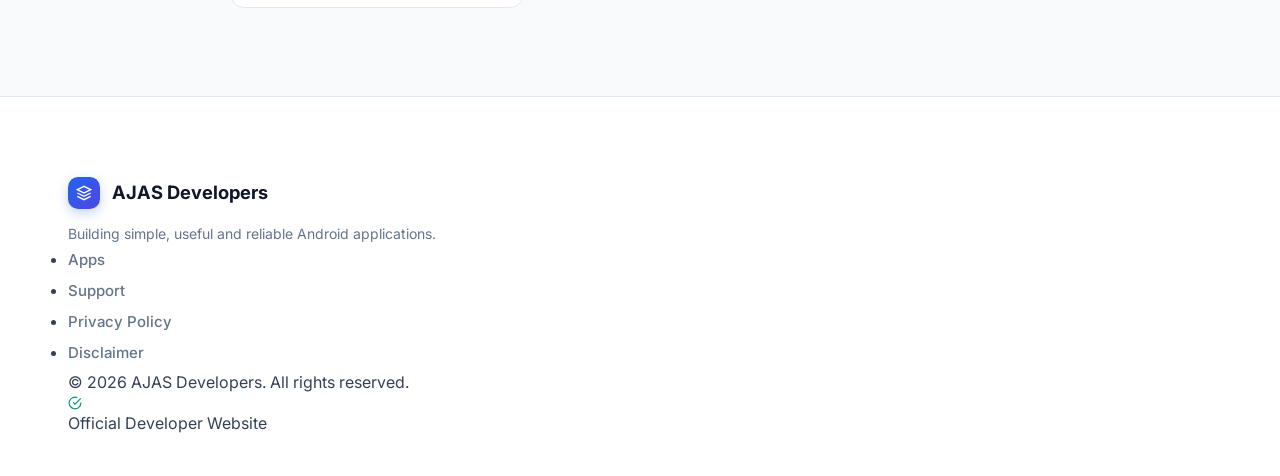
<file: disclaimer.html>
<!DOCTYPE html>
<html lang="en">
<head>
  <meta charset="UTF-8" />
  <meta name="viewport" content="width=device-width, initial-scale=1.0" />
  <title>Disclaimer | AJAS Developers</title>
  
  <!-- SEO Meta Tags -->
  <meta name="description" content="Official Disclaimer for AJAS Developers Android applications and website." />
  <meta name="author" content="AJAS Developers" />
  <meta name="robots" content="index, follow" />
  <link rel="canonical" href="https://ajasdevelopers.in/disclaimer.html" />

  <!-- Open Graph -->
  <meta property="og:type" content="article" />
  <meta property="og:url" content="https://ajasdevelopers.in/disclaimer.html" />
  <meta property="og:title" content="Disclaimer | AJAS Developers" />
  <meta property="og:description" content="Official Disclaimer for AJAS Developers Android apps including GPS Map Camera Photo &amp; Video." />

  <!-- Favicon -->
  <link rel="icon" type="image/svg+xml" href="data:image/svg+xml,<svg xmlns='http://www.w3.org/2000/svg' viewBox='0 0 24 24' fill='none' stroke='%232563EB' stroke-width='2' stroke-linecap='round' stroke-linejoin='round'><polygon points='12 2 2 7 12 12 22 7 12 2'/><polyline points='2 17 12 22 22 17'/><polyline points='2 12 12 17 22 12'/></svg>" />

  <!-- Stylesheet -->
  <link rel="stylesheet" href="style.css" />
  
  <!-- Script -->
  <script src="script.js" defer></script>
</head>
<body>

  <!-- Navigation Bar -->
  <nav class="navbar" id="navbar">
    <div class="container nav-container">
      <a href="index.html" class="nav-brand" aria-label="AJAS Developers Homepage">
        <div class="brand-icon-wrapper">
          <svg width="20" height="20" viewBox="0 0 24 24" fill="none" stroke="currentColor" stroke-width="2.2"><polygon points="12 2 2 7 12 12 22 7 12 2"/><polyline points="2 17 12 22 22 17"/><polyline points="2 12 12 17 22 12"/></svg>
        </div>
        <span>AJAS Developers</span>
      </a>

      <ul class="nav-menu" id="navMenu">
        <li><a href="index.html#home" class="nav-link">Home</a></li>
        <li><a href="index.html#apps" class="nav-link">Apps</a></li>
        <li><a href="index.html#about" class="nav-link">About</a></li>
        <li><a href="index.html#support" class="nav-link">Support</a></li>
        <li><a href="privacy-policy.html" class="nav-link">Privacy</a></li>
      </ul>

      <div class="nav-actions">
        <a href="index.html#apps" class="btn btn-primary btn-sm">
          <span>Our Apps</span>
          <svg width="16" height="16" viewBox="0 0 24 24" fill="none" stroke="currentColor" stroke-width="2"><path d="M5 12h14M12 5l7 7-7 7"/></svg>
        </a>

        <button class="mobile-toggle" id="mobileToggle" aria-label="Toggle Navigation Menu" aria-expanded="false">
          <svg width="24" height="24" viewBox="0 0 24 24" fill="none" stroke="currentColor" stroke-width="2"><path d="M3 12h18M3 6h18M3 18h18"/></svg>
        </button>
      </div>
    </div>
  </nav>

  <!-- Legal Page Header -->
  <header class="legal-page-header">
    <div class="container">
      <div class="section-tag">
        <svg width="14" height="14" viewBox="0 0 24 24" fill="none" stroke="currentColor" stroke-width="2"><circle cx="12" cy="12" r="10"/><line x1="12" y1="8" x2="12" y2="12"/><line x1="12" y1="16" x2="12.01" y2="16"/></svg>
        <span>Legal Terms</span>
      </div>
      <h1 class="section-title" style="font-size: 2.25rem;">Disclaimer</h1>
      <p class="section-desc">Terms &amp; General Disclaimers for AJAS Developers Applications</p>
      <div class="last-updated">Last Updated: August 08, 2026</div>
    </div>
  </header>

  <!-- Legal Content -->
  <main class="container">
    <article class="legal-content">
      <p>
        The information provided on this website (<strong>https://ajasdevelopers.in</strong>) and within mobile applications published by <strong>AJAS Developers</strong> is for general utility and informational purposes only.
      </p>

      <h2>1. General App Disclaimer</h2>
      <p>
        All applications released by AJAS Developers are provided on an "as is" and "as available" basis without warranties of any kind, either express or implied. While we strive to ensure high performance, usefulness, and reliability across our applications, we make no guarantees that our apps will operate completely error-free or uninterrupted at all times.
      </p>

      <h2>2. Location &amp; GPS Accuracy Disclaimer</h2>
      <p>
        For applications utilizing location features (such as <em>GPS Map Camera Photo &amp; Video</em>):
      </p>
      <ul>
        <li>
          GPS accuracy relies on hardware sensors within your Android device, ambient weather conditions, surrounding structures, satellite signal availability, and system network location providers.
        </li>
        <li>
          Location coordinates, reverse-geocoded addresses, and map stamps generated on photos are intended for general reference and photo documentation purposes only. They should not be relied upon for critical navigation, emergency services, legal boundary surveying, or life-safety applications.
        </li>
      </ul>

      <h2>3. Third-Party Links &amp; External Services</h2>
      <p>
        Our website or applications may contain links to external third-party sites or services (such as the Google Play Store). We have no control over and assume no responsibility for the content, privacy policies, or practices of any third-party websites or services.
      </p>

      <h2>4. Limitation of Liability</h2>
      <p>
        In no event shall AJAS Developers be liable for any direct, indirect, incidental, consequential, or special damages arising out of or in connection with the use or inability to use our applications or website.
      </p>

      <h2>5. Contact &amp; Inquiries</h2>
      <p>
        If you have any questions regarding this Disclaimer, please contact us at:
      </p>
      <div style="background: var(--bg-card); padding: 1.25rem; border-radius: var(--radius-md); border: 1px solid var(--border-color); display: inline-block;">
        <strong style="color: var(--text-main);">AJAS Developers</strong><br />
        Email: <a href="mailto:iajadpatel@gmail.com" style="color: var(--accent-blue); text-decoration: underline;">iajadpatel@gmail.com</a><br />
        Website: <a href="https://ajasdevelopers.in/" style="color: var(--accent-blue);">https://ajasdevelopers.in</a>
      </div>
    </article>
  </main>

  <!-- Footer -->
  <footer class="footer">
    <div class="container">
      <div class="footer-top">
        <div class="footer-brand">
          <div style="display: flex; align-items: center; gap: 0.75rem; margin-bottom: 0.875rem;">
            <div class="brand-icon-wrapper" style="width: 2rem; height: 2rem;">
              <svg width="16" height="16" viewBox="0 0 24 24" fill="none" stroke="currentColor" stroke-width="2"><polygon points="12 2 2 7 12 12 22 7 12 2"/><polyline points="2 17 12 22 22 17"/><polyline points="2 12 12 17 22 12"/></svg>
            </div>
            <span style="font-weight: 700; font-size: 1.15rem; color: var(--text-main);">AJAS Developers</span>
          </div>
          <p style="font-size: 0.875rem; color: var(--text-muted); line-height: 1.6;">
            Building simple, useful and reliable Android applications.
          </p>
        </div>

        <ul class="footer-nav">
          <li><a href="index.html#apps" class="footer-link">Apps</a></li>
          <li><a href="index.html#support" class="footer-link">Support</a></li>
          <li><a href="privacy-policy.html" class="footer-link">Privacy Policy</a></li>
          <li><a href="disclaimer.html" class="footer-link">Disclaimer</a></li>
        </ul>
      </div>

      <div class="footer-bottom">
        <div>
          &copy; <span id="currentYear">2026</span> AJAS Developers. All rights reserved.
        </div>

        <div class="developer-badge">
          <svg width="14" height="14" viewBox="0 0 24 24" fill="none" stroke="#059669" stroke-width="2"><path d="M22 11.08V12a10 10 0 1 1-5.93-9.14"/><polyline points="22 4 12 14.01 9 11.01"/></svg>
          <span>Official Developer Website</span>
        </div>
      </div>
    </div>
  </footer>

</body>
</html>
</file>
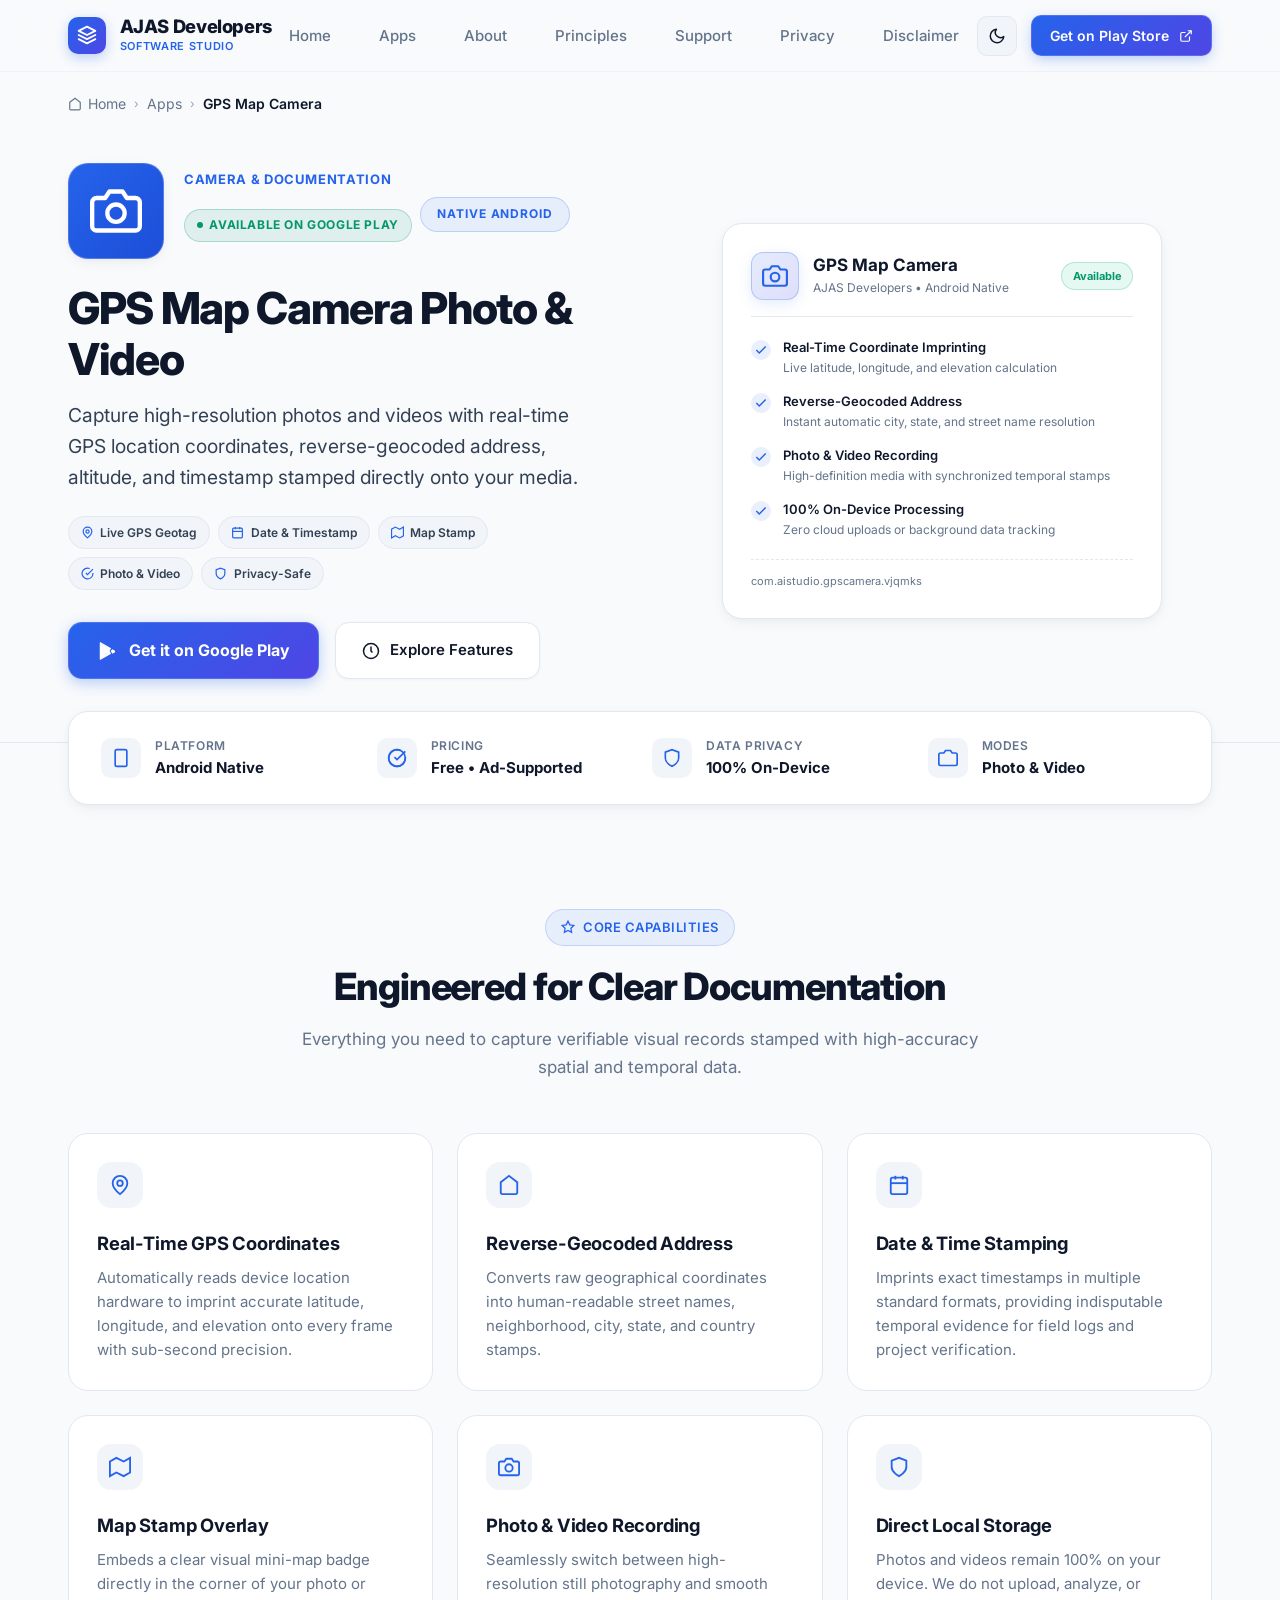
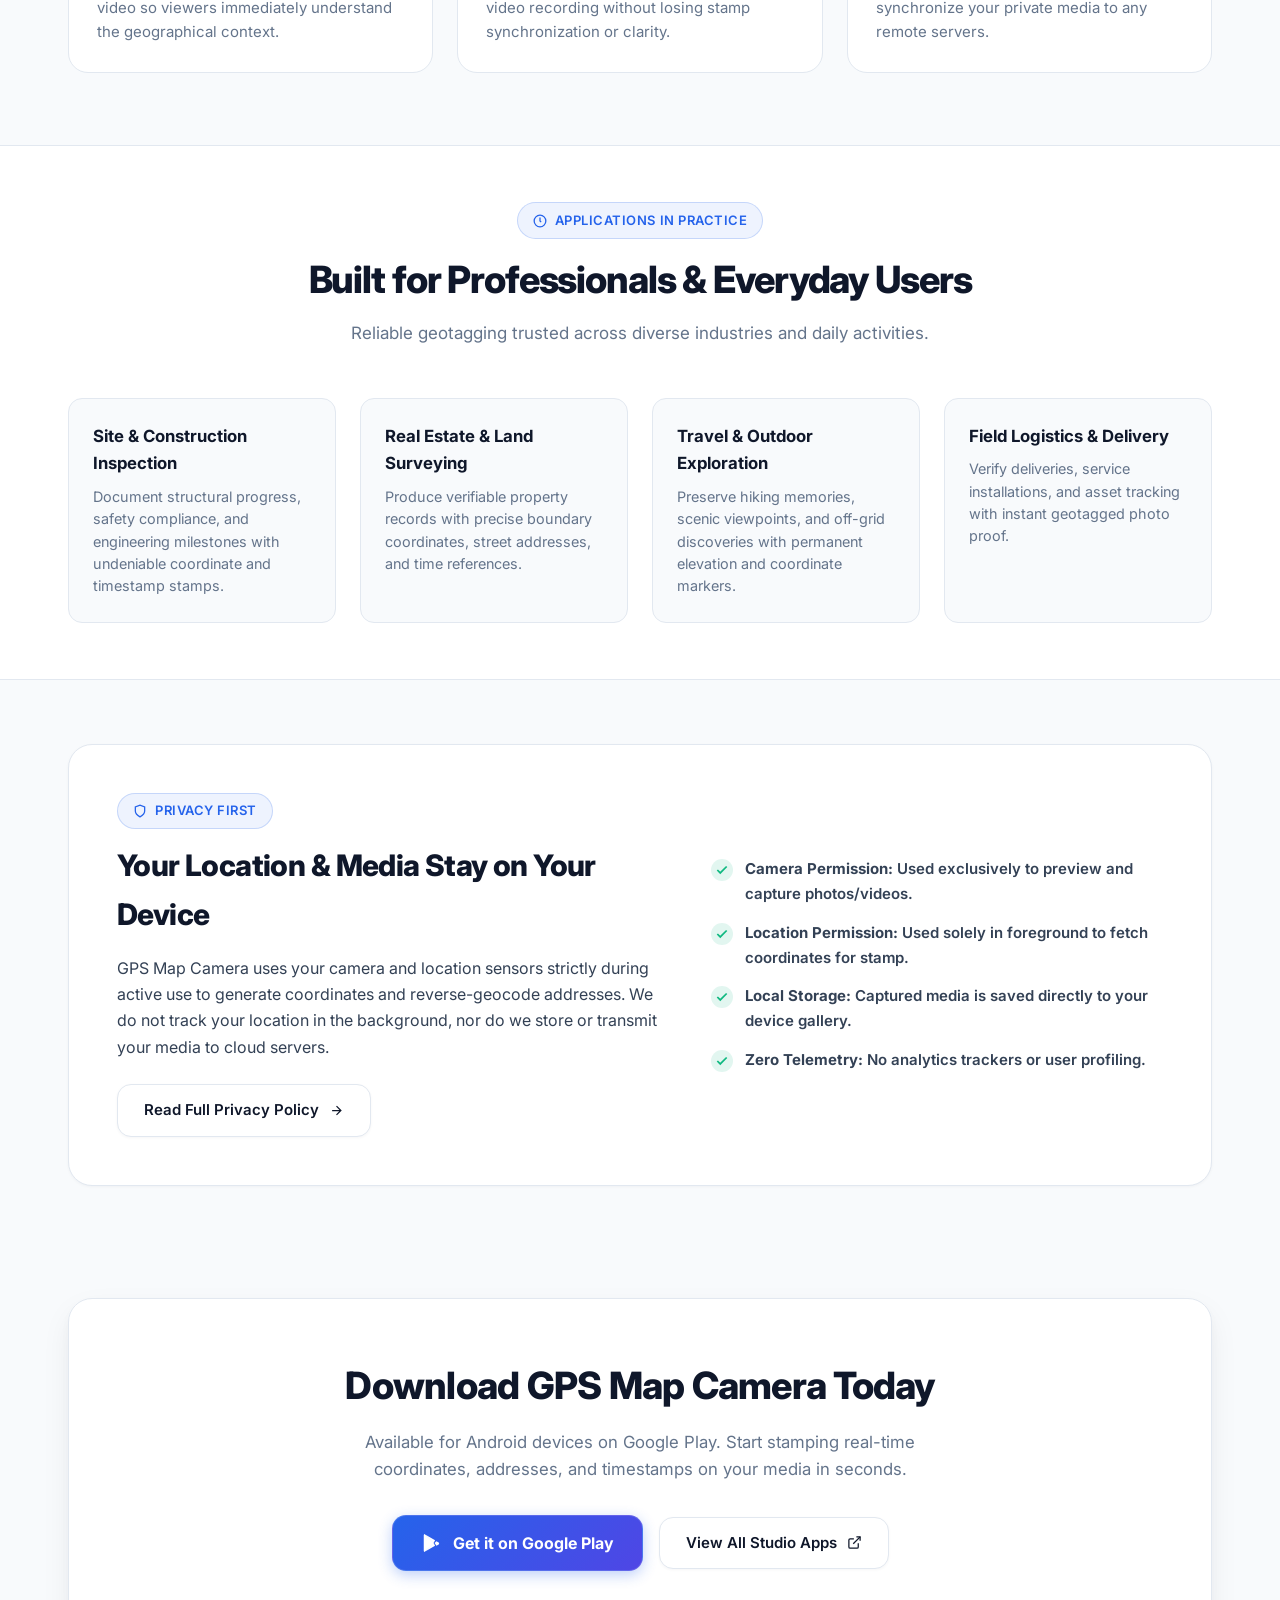
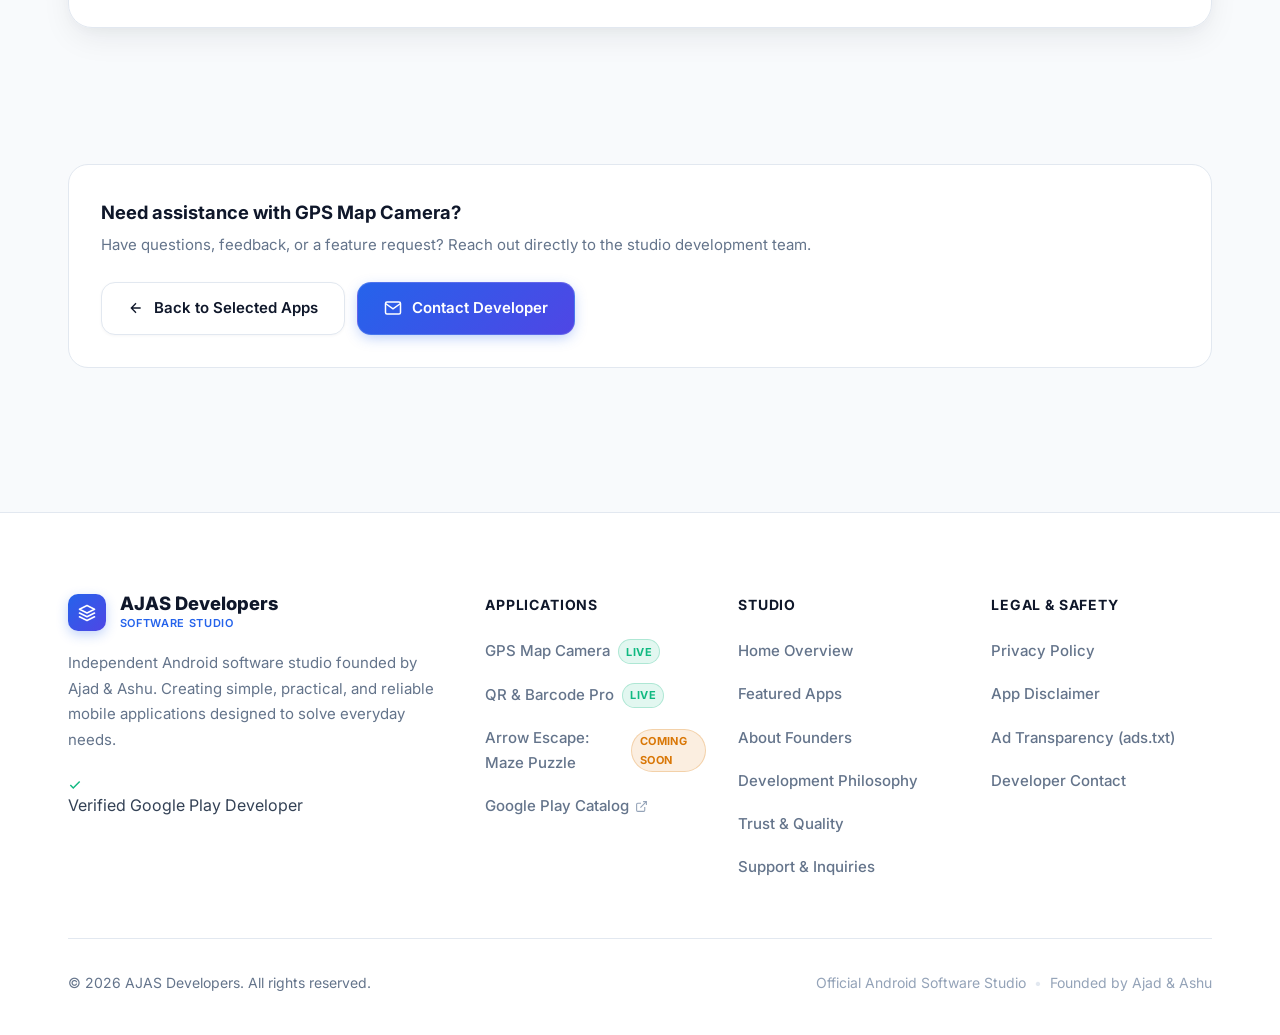
<file: gps-map-camera.html>
<!DOCTYPE html>
<html lang="en">
<head>
  <meta charset="UTF-8" />
  <meta name="viewport" content="width=device-width, initial-scale=1.0" />
  <title>GPS Map Camera Photo &amp; Video | AJAS Developers</title>
  
  <!-- Preconnect Fonts -->
  <link rel="preconnect" href="https://fonts.googleapis.com" />
  <link rel="preconnect" href="https://fonts.gstatic.com" crossorigin />

  <!-- Theme Flash Prevention -->
  <script>
    (function() {
      try {
        var saved = localStorage.getItem('ajas_theme');
        if (saved) {
          document.documentElement.setAttribute('data-theme', saved);
        } else if (window.matchMedia && window.matchMedia('(prefers-color-scheme: dark)').matches) {
          document.documentElement.setAttribute('data-theme', 'dark');
        } else {
          document.documentElement.setAttribute('data-theme', 'light');
        }
      } catch (e) {}
    })();
  </script>

  <!-- SEO Meta Tags -->
  <meta name="description" content="Capture photos and videos with real-time GPS location coordinates, reverse-geocoded address, altitude, and timestamps stamped directly onto your media." />
  <meta name="author" content="AJAS Developers" />
  <link rel="canonical" href="https://ajasdevelopers.in/gps-map-camera.html" />

  <!-- Open Graph -->
  <meta property="og:type" content="website" />
  <meta property="og:title" content="GPS Map Camera Photo &amp; Video - Android App | AJAS Developers" />
  <meta property="og:description" content="Capture photos and videos with real-time GPS location coordinates, reverse-geocoded address, altitude, and timestamps stamped directly onto your media." />
  <meta property="og:url" content="https://ajasdevelopers.in/gps-map-camera.html" />
  <meta property="og:site_name" content="AJAS Developers" />

  <!-- Twitter Meta -->
  <meta name="twitter:card" content="summary" />
  <meta name="twitter:title" content="GPS Map Camera Photo &amp; Video | AJAS Developers" />
  <meta name="twitter:description" content="Capture photos and videos with real-time GPS location coordinates, reverse-geocoded address, and timestamps stamped directly onto your media." />

  <!-- Structured Data / JSON-LD -->
  <script type="application/ld+json">
  [
    {
      "@context": "https://schema.org",
      "@type": "SoftwareApplication",
      "name": "GPS Map Camera Photo & Video",
      "operatingSystem": "Android",
      "applicationCategory": "PhotoApplication",
      "description": "Capture photos and videos with real-time GPS location coordinates, reverse-geocoded address, altitude, and timestamps stamped directly onto your media.",
      "offers": {
        "@type": "Offer",
        "price": "0",
        "priceCurrency": "USD"
      },
      "author": {
        "@type": "Organization",
        "name": "AJAS Developers",
        "url": "https://ajasdevelopers.in/"
      },
      "url": "https://play.google.com/store/apps/details?id=com.aistudio.gpscamera.vjqmks"
    },
    {
      "@context": "https://schema.org",
      "@type": "BreadcrumbList",
      "itemListElement": [
        {
          "@type": "ListItem",
          "position": 1,
          "name": "Home",
          "item": "https://ajasdevelopers.in/"
        },
        {
          "@type": "ListItem",
          "position": 2,
          "name": "Applications",
          "item": "https://ajasdevelopers.in/#apps"
        },
        {
          "@type": "ListItem",
          "position": 3,
          "name": "GPS Map Camera Photo & Video",
          "item": "https://ajasdevelopers.in/gps-map-camera.html"
        }
      ]
    }
  ]
  </script>

  <!-- Favicon -->
  <link rel="icon" type="image/svg+xml" href="data:image/svg+xml,<svg xmlns='http://www.w3.org/2000/svg' viewBox='0 0 24 24' fill='none' stroke='%232563EB' stroke-width='2' stroke-linecap='round' stroke-linejoin='round'><polygon points='12 2 2 7 12 12 22 7 12 2'/><polyline points='2 17 12 22 22 17'/><polyline points='2 12 12 17 22 12'/></svg>" />

  <!-- Stylesheet -->
  <link rel="stylesheet" href="style.css" />
  
  <!-- JavaScript -->
  <script src="script.js" defer></script>
</head>
<body>
  <!-- Skip to main content -->
  <a href="#mainContent" class="skip-link">Skip to main content</a>

  <!-- Navigation Bar -->
  <nav class="navbar" id="navbar">
    <div class="container nav-container">
      <a href="index.html#home" class="nav-brand" aria-label="AJAS Developers Homepage">
        <div class="brand-icon-wrapper">
          <svg width="20" height="20" viewBox="0 0 24 24" fill="none" stroke="currentColor" stroke-width="2.2" stroke-linecap="round" stroke-linejoin="round" aria-hidden="true">
            <polygon points="12 2 2 7 12 12 22 7 12 2"/>
            <polyline points="2 17 12 22 22 17"/>
            <polyline points="2 12 12 17 22 12"/>
          </svg>
        </div>
        <div class="brand-text-wrap">
          <span class="brand-title">AJAS Developers</span>
          <span class="brand-subtitle">Software Studio</span>
        </div>
      </a>

      <ul class="nav-menu" id="navMenu">
        <li><a href="index.html#home" class="nav-link">Home</a></li>
        <li><a href="index.html#apps" class="nav-link active">Apps</a></li>
        <li><a href="index.html#about" class="nav-link">About</a></li>
        <li><a href="index.html#values" class="nav-link">Principles</a></li>
        <li><a href="index.html#support" class="nav-link">Support</a></li>
        <li><a href="privacy-policy.html" class="nav-link">Privacy</a></li>
        <li><a href="disclaimer.html" class="nav-link">Disclaimer</a></li>
      </ul>

      <div class="nav-actions">
        <!-- Theme Toggle -->
        <button id="themeToggleBtn" class="theme-toggle-btn" aria-label="Toggle color theme" title="Toggle theme">
          <svg width="18" height="18" viewBox="0 0 24 24" fill="none" stroke="currentColor" stroke-width="2" stroke-linecap="round" stroke-linejoin="round" aria-hidden="true">
            <path d="M21 12.79A9 9 0 1 1 11.21 3 7 7 0 0 0 21 12.79z"></path>
          </svg>
        </button>

        <a href="https://play.google.com/store/apps/details?id=com.aistudio.gpscamera.vjqmks" target="_blank" rel="noopener noreferrer" class="btn btn-primary btn-sm nav-cta-btn">
          <span>Get on Play Store</span>
          <svg width="14" height="14" viewBox="0 0 24 24" fill="none" stroke="currentColor" stroke-width="2" aria-hidden="true"><path d="M18 13v6a2 2 0 0 1-2 2H5a2 2 0 0 1-2-2V8a2 2 0 0 1 2-2h6"/><polyline points="15 3 21 3 21 9"/><line x1="10" y1="14" x2="21" y2="3"/></svg>
        </a>

        <button class="mobile-toggle" id="mobileToggle" aria-label="Toggle Navigation Menu" aria-expanded="false">
          <svg class="icon-menu" width="22" height="22" viewBox="0 0 24 24" fill="none" stroke="currentColor" stroke-width="2" aria-hidden="true"><path d="M3 12h18M3 6h18M3 18h18"/></svg>
          <svg class="icon-close" width="22" height="22" viewBox="0 0 24 24" fill="none" stroke="currentColor" stroke-width="2" aria-hidden="true"><line x1="18" y1="6" x2="6" y2="18"></line><line x1="6" y1="6" x2="18" y2="18"></line></svg>
        </button>
      </div>
    </div>
  </nav>

  <!-- Main Content -->
  <main id="mainContent">
    
    <!-- Breadcrumb -->
    <div class="container">
      <nav class="breadcrumb-nav" aria-label="Breadcrumb">
        <ol class="breadcrumb-list">
          <li class="breadcrumb-item">
            <a href="index.html" class="breadcrumb-link">
              <svg width="14" height="14" viewBox="0 0 24 24" fill="none" stroke="currentColor" stroke-width="2" aria-hidden="true"><path d="M3 9l9-7 9 7v11a2 2 0 0 1-2 2H5a2 2 0 0 1-2-2z"/></svg>
              <span>Home</span>
            </a>
          </li>
          <li class="breadcrumb-sep" aria-hidden="true">&rsaquo;</li>
          <li class="breadcrumb-item">
            <a href="index.html#apps" class="breadcrumb-link">Apps</a>
          </li>
          <li class="breadcrumb-sep" aria-hidden="true">&rsaquo;</li>
          <li class="breadcrumb-item">
            <span class="breadcrumb-current" aria-current="page">GPS Map Camera</span>
          </li>
        </ol>
      </nav>
    </div>

    <!-- App Product Hero -->
    <header class="app-product-hero">
      <div class="container">
        <div class="app-hero-grid">
          
          <!-- Hero Left Column -->
          <div class="app-hero-info">
            <div class="app-hero-header-row">
              <div class="app-hero-icon-box icon-camera">
                <svg width="52" height="52" viewBox="0 0 24 24" fill="none" stroke="currentColor" stroke-width="2" stroke-linecap="round" stroke-linejoin="round" aria-hidden="true">
                  <path d="M23 19a2 2 0 0 1-2 2H3a2 2 0 0 1-2-2V8a2 2 0 0 1 2-2h4l2-3h6l2 3h4a2 2 0 0 1 2 2z"/>
                  <circle cx="12" cy="13" r="4"/>
                </svg>
              </div>

              <div class="app-hero-meta-col">
                <span class="app-hero-category">Camera &amp; Documentation</span>
                <div class="app-hero-badges">
                  <span class="app-status-badge status-live">
                    <span class="status-dot"></span>
                    <span>Available on Google Play</span>
                  </span>
                  <span class="hero-badge">Native Android</span>
                </div>
              </div>
            </div>

            <h1 class="app-hero-title">GPS Map Camera Photo &amp; Video</h1>
            
            <p class="app-hero-tagline">
              Capture high-resolution photos and videos with real-time GPS location coordinates, reverse-geocoded address, altitude, and timestamp stamped directly onto your media.
            </p>

            <div class="app-hero-chips">
              <span class="feature-chip">
                <svg width="13" height="13" viewBox="0 0 24 24" fill="none" stroke="currentColor" stroke-width="2.2" aria-hidden="true"><path d="M12 2a8 8 0 0 0-8 8c0 5.25 8 12 8 12s8-6.75 8-12a8 8 0 0 0-8-8z"/><circle cx="12" cy="10" r="3"/></svg>
                <span>Live GPS Geotag</span>
              </span>
              <span class="feature-chip">
                <svg width="13" height="13" viewBox="0 0 24 24" fill="none" stroke="currentColor" stroke-width="2.2" aria-hidden="true"><rect x="3" y="4" width="18" height="18" rx="2" ry="2"/><line x1="16" y1="2" x2="16" y2="6"/><line x1="8" y1="2" x2="8" y2="6"/><line x1="3" y1="10" x2="21" y2="10"/></svg>
                <span>Date &amp; Timestamp</span>
              </span>
              <span class="feature-chip">
                <svg width="13" height="13" viewBox="0 0 24 24" fill="none" stroke="currentColor" stroke-width="2.2" aria-hidden="true"><polygon points="1 6 1 22 8 18 16 22 23 18 23 2 16 6 8 2 1 6"/></svg>
                <span>Map Stamp</span>
              </span>
              <span class="feature-chip">
                <svg width="13" height="13" viewBox="0 0 24 24" fill="none" stroke="currentColor" stroke-width="2.2" aria-hidden="true"><path d="M22 11.08V12a10 10 0 1 1-5.93-9.14"/><polyline points="22 4 12 14.01 9 11.01"/></svg>
                <span>Photo &amp; Video</span>
              </span>
              <span class="feature-chip">
                <svg width="13" height="13" viewBox="0 0 24 24" fill="none" stroke="currentColor" stroke-width="2.2" aria-hidden="true"><path d="M12 22s8-4 8-10V5l-8-3-8 3v7c0 6 8 10 8 10z"/></svg>
                <span>Privacy-Safe</span>
              </span>
            </div>

            <div class="app-hero-ctas">
              <a href="https://play.google.com/store/apps/details?id=com.aistudio.gpscamera.vjqmks" target="_blank" rel="noopener noreferrer" class="btn btn-primary btn-playstore-large" aria-label="Get GPS Map Camera on Google Play">
                <svg width="22" height="22" viewBox="0 0 24 24" fill="currentColor" aria-hidden="true">
                  <path d="M3,20.5V3.5C3,2.91 3.34,2.39 3.84,2.15L13.69,12L3.84,21.85C3.34,21.6 3,21.09 3,20.5M16.81,15.12L18.81,13.97C20.15,13.2 20.15,12.03 18.81,11.26L16.81,10.11L14.81,12.12L16.81,15.12M13.69,12L4.5,2.81L15.39,9.1L13.69,12M13.69,12L15.39,14.9L4.5,21.19L13.69,12Z"/>
                </svg>
                <span>Get it on Google Play</span>
              </a>

              <a href="#features" class="btn btn-secondary">
                <svg width="18" height="18" viewBox="0 0 24 24" fill="none" stroke="currentColor" stroke-width="2" aria-hidden="true"><circle cx="12" cy="12" r="10"/><polyline points="12 6 12 12 14 14"/></svg>
                <span>Explore Features</span>
              </a>
            </div>
          </div>

          <!-- Hero Right Column: Clean App Overview & Capability Card -->
          <div class="app-hero-visual" aria-label="GPS Map Camera App Overview">
            <div class="app-showcase-card-clean">
              <div class="app-showcase-header-clean">
                <div class="app-clean-icon icon-camera">
                  <svg width="26" height="26" viewBox="0 0 24 24" fill="none" stroke="currentColor" stroke-width="2" stroke-linecap="round" stroke-linejoin="round" aria-hidden="true">
                    <path d="M23 19a2 2 0 0 1-2 2H3a2 2 0 0 1-2-2V8a2 2 0 0 1 2-2h4l2-3h6l2 3h4a2 2 0 0 1 2 2z"/>
                    <circle cx="12" cy="13" r="4"/>
                  </svg>
                </div>
                <div>
                  <div class="app-clean-title">GPS Map Camera</div>
                  <div class="app-clean-sub">AJAS Developers &bull; Android Native</div>
                </div>
                <span class="showcase-pill-live" style="margin-left: auto;">Available</span>
              </div>

              <div class="app-clean-specs-list">
                <div class="app-clean-spec-row">
                  <span class="spec-bullet-icon">
                    <svg width="14" height="14" viewBox="0 0 24 24" fill="none" stroke="currentColor" stroke-width="2.5"><polyline points="20 6 9 17 4 12"/></svg>
                  </span>
                  <div class="spec-row-text">
                    <strong>Real-Time Coordinate Imprinting</strong>
                    <span>Live latitude, longitude, and elevation calculation</span>
                  </div>
                </div>

                <div class="app-clean-spec-row">
                  <span class="spec-bullet-icon">
                    <svg width="14" height="14" viewBox="0 0 24 24" fill="none" stroke="currentColor" stroke-width="2.5"><polyline points="20 6 9 17 4 12"/></svg>
                  </span>
                  <div class="spec-row-text">
                    <strong>Reverse-Geocoded Address</strong>
                    <span>Instant automatic city, state, and street name resolution</span>
                  </div>
                </div>

                <div class="app-clean-spec-row">
                  <span class="spec-bullet-icon">
                    <svg width="14" height="14" viewBox="0 0 24 24" fill="none" stroke="currentColor" stroke-width="2.5"><polyline points="20 6 9 17 4 12"/></svg>
                  </span>
                  <div class="spec-row-text">
                    <strong>Photo &amp; Video Recording</strong>
                    <span>High-definition media with synchronized temporal stamps</span>
                  </div>
                </div>

                <div class="app-clean-spec-row">
                  <span class="spec-bullet-icon">
                    <svg width="14" height="14" viewBox="0 0 24 24" fill="none" stroke="currentColor" stroke-width="2.5"><polyline points="20 6 9 17 4 12"/></svg>
                  </span>
                  <div class="spec-row-text">
                    <strong>100% On-Device Processing</strong>
                    <span>Zero cloud uploads or background data tracking</span>
                  </div>
                </div>
              </div>

              <div class="app-clean-footer">
                <span class="app-clean-package">com.aistudio.gpscamera.vjqmks</span>
              </div>
            </div>
          </div>

        </div>
      </div>
    </header>

    <!-- App Technical Specs Bar -->
    <div class="container">
      <div class="app-specs-bar">
        <div class="spec-item">
          <div class="spec-icon">
            <svg width="20" height="20" viewBox="0 0 24 24" fill="none" stroke="currentColor" stroke-width="2" aria-hidden="true"><rect x="5" y="2" width="14" height="20" rx="2" ry="2"/><line x1="12" y1="18" x2="12.01" y2="18"/></svg>
          </div>
          <div class="spec-meta">
            <span class="spec-label">Platform</span>
            <span class="spec-value">Android Native</span>
          </div>
        </div>

        <div class="spec-item">
          <div class="spec-icon">
            <svg width="20" height="20" viewBox="0 0 24 24" fill="none" stroke="currentColor" stroke-width="2" aria-hidden="true"><circle cx="12" cy="12" r="10"/><path d="M22 11.08V12a10 10 0 1 1-5.93-9.14"/><polyline points="22 4 12 14.01 9 11.01"/></svg>
          </div>
          <div class="spec-meta">
            <span class="spec-label">Pricing</span>
            <span class="spec-value">Free &bull; Ad-Supported</span>
          </div>
        </div>

        <div class="spec-item">
          <div class="spec-icon">
            <svg width="20" height="20" viewBox="0 0 24 24" fill="none" stroke="currentColor" stroke-width="2" aria-hidden="true"><path d="M12 22s8-4 8-10V5l-8-3-8 3v7c0 6 8 10 8 10z"/></svg>
          </div>
          <div class="spec-meta">
            <span class="spec-label">Data Privacy</span>
            <span class="spec-value">100% On-Device</span>
          </div>
        </div>

        <div class="spec-item">
          <div class="spec-icon">
            <svg width="20" height="20" viewBox="0 0 24 24" fill="none" stroke="currentColor" stroke-width="2" aria-hidden="true"><path d="M23 19a2 2 0 0 1-2 2H3a2 2 0 0 1-2-2V8a2 2 0 0 1 2-2h4l2-3h6l2 3h4a2 2 0 0 1 2 2z"/></svg>
          </div>
          <div class="spec-meta">
            <span class="spec-label">Modes</span>
            <span class="spec-value">Photo &amp; Video</span>
          </div>
        </div>
      </div>
    </div>

    <!-- Core Features Grid -->
    <section class="section app-features-section" id="features">
      <div class="container">
        <div class="section-header">
          <div class="section-tag">
            <svg width="14" height="14" viewBox="0 0 24 24" fill="none" stroke="currentColor" stroke-width="2.2" aria-hidden="true"><polygon points="12 2 15.09 8.26 22 9.27 17 14.14 18.18 21.02 12 17.77 5.82 21.02 7 14.14 2 9.27 8.91 8.26 12 2"/></svg>
            <span>CORE CAPABILITIES</span>
          </div>
          <h2 class="section-title">Engineered for Clear Documentation</h2>
          <p class="section-desc">Everything you need to capture verifiable visual records stamped with high-accuracy spatial and temporal data.</p>
        </div>

        <div class="product-features-grid">
          <!-- Feature 1 -->
          <div class="product-feature-card">
            <div class="feature-card-icon-wrap">
              <svg width="22" height="22" viewBox="0 0 24 24" fill="none" stroke="currentColor" stroke-width="2" aria-hidden="true"><path d="M12 2a8 8 0 0 0-8 8c0 5.25 8 12 8 12s8-6.75 8-12a8 8 0 0 0-8-8z"/><circle cx="12" cy="10" r="3"/></svg>
            </div>
            <h3 class="feature-card-title">Real-Time GPS Coordinates</h3>
            <p class="feature-card-desc">Automatically reads device location hardware to imprint accurate latitude, longitude, and elevation onto every frame with sub-second precision.</p>
          </div>

          <!-- Feature 2 -->
          <div class="product-feature-card">
            <div class="feature-card-icon-wrap">
              <svg width="22" height="22" viewBox="0 0 24 24" fill="none" stroke="currentColor" stroke-width="2" aria-hidden="true"><path d="M3 9l9-7 9 7v11a2 2 0 0 1-2 2H5a2 2 0 0 1-2-2z"/></svg>
            </div>
            <h3 class="feature-card-title">Reverse-Geocoded Address</h3>
            <p class="feature-card-desc">Converts raw geographical coordinates into human-readable street names, neighborhood, city, state, and country stamps.</p>
          </div>

          <!-- Feature 3 -->
          <div class="product-feature-card">
            <div class="feature-card-icon-wrap">
              <svg width="22" height="22" viewBox="0 0 24 24" fill="none" stroke="currentColor" stroke-width="2" aria-hidden="true"><rect x="3" y="4" width="18" height="18" rx="2" ry="2"/><line x1="16" y1="2" x2="16" y2="6"/><line x1="8" y1="2" x2="8" y2="6"/><line x1="3" y1="10" x2="21" y2="10"/></svg>
            </div>
            <h3 class="feature-card-title">Date &amp; Time Stamping</h3>
            <p class="feature-card-desc">Imprints exact timestamps in multiple standard formats, providing indisputable temporal evidence for field logs and project verification.</p>
          </div>

          <!-- Feature 4 -->
          <div class="product-feature-card">
            <div class="feature-card-icon-wrap">
              <svg width="22" height="22" viewBox="0 0 24 24" fill="none" stroke="currentColor" stroke-width="2" aria-hidden="true"><polygon points="1 6 1 22 8 18 16 22 23 18 23 2 16 6 8 2 1 6"/></svg>
            </div>
            <h3 class="feature-card-title">Map Stamp Overlay</h3>
            <p class="feature-card-desc">Embeds a clear visual mini-map badge directly in the corner of your photo or video so viewers immediately understand the geographical context.</p>
          </div>

          <!-- Feature 5 -->
          <div class="product-feature-card">
            <div class="feature-card-icon-wrap">
              <svg width="22" height="22" viewBox="0 0 24 24" fill="none" stroke="currentColor" stroke-width="2" aria-hidden="true"><path d="M23 19a2 2 0 0 1-2 2H3a2 2 0 0 1-2-2V8a2 2 0 0 1 2-2h4l2-3h6l2 3h4a2 2 0 0 1 2 2z"/><circle cx="12" cy="13" r="4"/></svg>
            </div>
            <h3 class="feature-card-title">Photo &amp; Video Recording</h3>
            <p class="feature-card-desc">Seamlessly switch between high-resolution still photography and smooth video recording without losing stamp synchronization or clarity.</p>
          </div>

          <!-- Feature 6 -->
          <div class="product-feature-card">
            <div class="feature-card-icon-wrap">
              <svg width="22" height="22" viewBox="0 0 24 24" fill="none" stroke="currentColor" stroke-width="2" aria-hidden="true"><path d="M12 22s8-4 8-10V5l-8-3-8 3v7c0 6 8 10 8 10z"/></svg>
            </div>
            <h3 class="feature-card-title">Direct Local Storage</h3>
            <p class="feature-card-desc">Photos and videos remain 100% on your device. We do not upload, analyze, or synchronize your private media to any remote servers.</p>
          </div>
        </div>
      </div>
    </section>

    <!-- Real-World Use Cases -->
    <section class="section app-usecases-section">
      <div class="container">
        <div class="section-header">
          <div class="section-tag">
            <svg width="14" height="14" viewBox="0 0 24 24" fill="none" stroke="currentColor" stroke-width="2.2" aria-hidden="true"><circle cx="12" cy="12" r="10"/><polyline points="12 6 12 12 14 14"/></svg>
            <span>APPLICATIONS IN PRACTICE</span>
          </div>
          <h2 class="section-title">Built for Professionals &amp; Everyday Users</h2>
          <p class="section-desc">Reliable geotagging trusted across diverse industries and daily activities.</p>
        </div>

        <div class="usecases-grid">
          <div class="usecase-card">
            <h3 class="usecase-title">Site &amp; Construction Inspection</h3>
            <p class="usecase-desc">Document structural progress, safety compliance, and engineering milestones with undeniable coordinate and timestamp stamps.</p>
          </div>

          <div class="usecase-card">
            <h3 class="usecase-title">Real Estate &amp; Land Surveying</h3>
            <p class="usecase-desc">Produce verifiable property records with precise boundary coordinates, street addresses, and time references.</p>
          </div>

          <div class="usecase-card">
            <h3 class="usecase-title">Travel &amp; Outdoor Exploration</h3>
            <p class="usecase-desc">Preserve hiking memories, scenic viewpoints, and off-grid discoveries with permanent elevation and coordinate markers.</p>
          </div>

          <div class="usecase-card">
            <h3 class="usecase-title">Field Logistics &amp; Delivery</h3>
            <p class="usecase-desc">Verify deliveries, service installations, and asset tracking with instant geotagged photo proof.</p>
          </div>
        </div>
      </div>
    </section>

    <!-- Privacy & Data Handling Section -->
    <section class="section app-privacy-section">
      <div class="container">
        <div class="app-privacy-card">
          <div class="privacy-card-info">
            <div class="section-tag" style="margin-bottom: 0.75rem;">
              <svg width="14" height="14" viewBox="0 0 24 24" fill="none" stroke="currentColor" stroke-width="2.2" aria-hidden="true"><path d="M12 22s8-4 8-10V5l-8-3-8 3v7c0 6 8 10 8 10z"/></svg>
              <span>PRIVACY FIRST</span>
            </div>
            <h3>Your Location &amp; Media Stay on Your Device</h3>
            <p>
              GPS Map Camera uses your camera and location sensors strictly during active use to generate coordinates and reverse-geocode addresses. We do not track your location in the background, nor do we store or transmit your media to cloud servers.
            </p>
            <a href="privacy-policy.html" class="btn btn-secondary">
              <span>Read Full Privacy Policy</span>
              <svg width="15" height="15" viewBox="0 0 24 24" fill="none" stroke="currentColor" stroke-width="2" aria-hidden="true"><path d="M5 12h14M12 5l7 7-7 7"/></svg>
            </a>
          </div>

          <ul class="privacy-checklist">
            <li class="privacy-check-item">
              <span class="privacy-check-icon">
                <svg width="14" height="14" viewBox="0 0 24 24" fill="none" stroke="currentColor" stroke-width="3" aria-hidden="true"><polyline points="20 6 9 17 4 12"/></svg>
              </span>
              <span><strong>Camera Permission:</strong> Used exclusively to preview and capture photos/videos.</span>
            </li>
            <li class="privacy-check-item">
              <span class="privacy-check-icon">
                <svg width="14" height="14" viewBox="0 0 24 24" fill="none" stroke="currentColor" stroke-width="3" aria-hidden="true"><polyline points="20 6 9 17 4 12"/></svg>
              </span>
              <span><strong>Location Permission:</strong> Used solely in foreground to fetch coordinates for stamp.</span>
            </li>
            <li class="privacy-check-item">
              <span class="privacy-check-icon">
                <svg width="14" height="14" viewBox="0 0 24 24" fill="none" stroke="currentColor" stroke-width="3" aria-hidden="true"><polyline points="20 6 9 17 4 12"/></svg>
              </span>
              <span><strong>Local Storage:</strong> Captured media is saved directly to your device gallery.</span>
            </li>
            <li class="privacy-check-item">
              <span class="privacy-check-icon">
                <svg width="14" height="14" viewBox="0 0 24 24" fill="none" stroke="currentColor" stroke-width="3" aria-hidden="true"><polyline points="20 6 9 17 4 12"/></svg>
              </span>
              <span><strong>Zero Telemetry:</strong> No analytics trackers or user profiling.</span>
            </li>
          </ul>
        </div>
      </div>
    </section>

    <!-- Google Play Download Banner -->
    <div class="container">
      <div class="app-download-banner">
        <h2 class="download-banner-title">Download GPS Map Camera Today</h2>
        <p class="download-banner-desc">
          Available for Android devices on Google Play. Start stamping real-time coordinates, addresses, and timestamps on your media in seconds.
        </p>
        <div class="download-banner-actions">
          <a href="https://play.google.com/store/apps/details?id=com.aistudio.gpscamera.vjqmks" target="_blank" rel="noopener noreferrer" class="btn btn-primary btn-playstore-large" aria-label="Get GPS Map Camera on Google Play">
            <svg width="22" height="22" viewBox="0 0 24 24" fill="currentColor" aria-hidden="true">
              <path d="M3,20.5V3.5C3,2.91 3.34,2.39 3.84,2.15L13.69,12L3.84,21.85C3.34,21.6 3,21.09 3,20.5M16.81,15.12L18.81,13.97C20.15,13.2 20.15,12.03 18.81,11.26L16.81,10.11L14.81,12.12L16.81,15.12M13.69,12L4.5,2.81L15.39,9.1L13.69,12M13.69,12L15.39,14.9L4.5,21.19L13.69,12Z"/>
            </svg>
            <span>Get it on Google Play</span>
          </a>
          <a href="https://play.google.com/store/apps/developer?id=AJAS+Developers" target="_blank" rel="noopener noreferrer" class="btn btn-secondary">
            <span>View All Studio Apps</span>
            <svg width="15" height="15" viewBox="0 0 24 24" fill="none" stroke="currentColor" stroke-width="2" aria-hidden="true"><path d="M18 13v6a2 2 0 0 1-2 2H5a2 2 0 0 1-2-2V8a2 2 0 0 1 2-2h6"/><polyline points="15 3 21 3 21 9"/><line x1="10" y1="14" x2="21" y2="3"/></svg>
          </a>
        </div>
      </div>
    </div>

    <!-- Studio Navigation & Support Section -->
    <section class="section related-apps-section">
      <div class="container">
        <!-- Support CTA Box -->
        <div class="app-support-box">
          <div class="app-support-text">
            <h4>Need assistance with GPS Map Camera?</h4>
            <p>Have questions, feedback, or a feature request? Reach out directly to the studio development team.</p>
          </div>
          <div style="display: flex; gap: 0.75rem; flex-wrap: wrap;">
            <a href="index.html#apps" class="btn btn-secondary">
              <svg width="16" height="16" viewBox="0 0 24 24" fill="none" stroke="currentColor" stroke-width="2" aria-hidden="true"><path d="M19 12H5M12 19l-7-7 7-7"/></svg>
              <span>Back to Selected Apps</span>
            </a>
            <a href="mailto:iajadpatel@gmail.com?subject=GPS%20Map%20Camera%20Support" class="btn btn-primary">
              <svg width="18" height="18" viewBox="0 0 24 24" fill="none" stroke="currentColor" stroke-width="2" aria-hidden="true"><path d="M4 4h16c1.1 0 2 .9 2 2v12c0 1.1-.9 2-2 2H4c-1.1 0-2-.9-2-2V6c0-1.1.9-2 2-2z"/><polyline points="22,6 12,13 2,6"/></svg>
              <span>Contact Developer</span>
            </a>
          </div>
        </div>
      </div>
    </section>

  </main>

  <!-- Premium Multi-Column Footer -->
  <footer class="footer" role="contentinfo">
    <div class="container">
      <div class="footer-grid">
        <!-- Col 1: Studio Brand & Identity -->
        <div class="footer-col footer-col-brand">
          <a href="index.html#home" class="footer-brand-link" aria-label="AJAS Developers Home">
            <div class="brand-icon-wrapper">
              <svg width="18" height="18" viewBox="0 0 24 24" fill="none" stroke="currentColor" stroke-width="2.2" stroke-linecap="round" stroke-linejoin="round" aria-hidden="true">
                <polygon points="12 2 2 7 12 12 22 7 12 2"/>
                <polyline points="2 17 12 22 22 17"/>
                <polyline points="2 12 12 17 22 12"/>
              </svg>
            </div>
            <div class="brand-text-wrap">
              <span class="brand-title">AJAS Developers</span>
              <span class="brand-subtitle">Software Studio</span>
            </div>
          </a>

          <p class="footer-brand-desc">
            Independent Android software studio founded by Ajad &amp; Ashu. Creating simple, practical, and reliable mobile applications designed to solve everyday needs.
          </p>

          <div class="footer-badge-wrap">
            <div class="developer-badge">
              <svg width="14" height="14" viewBox="0 0 24 24" fill="none" stroke="#10B981" stroke-width="2.5" aria-hidden="true"><polyline points="20 6 9 17 4 12"/></svg>
              <span>Verified Google Play Developer</span>
            </div>
          </div>
        </div>

        <!-- Col 2: Applications Links -->
        <div class="footer-col">
          <h4 class="footer-col-title">Applications</h4>
          <ul class="footer-links-list">
            <li>
              <a href="gps-map-camera.html" class="footer-link">
                <span>GPS Map Camera</span>
                <span class="footer-link-tag">Live</span>
              </a>
            </li>
            <li>
              <a href="qr-barcode-pro.html" class="footer-link">
                <span>QR &amp; Barcode Pro</span>
                <span class="footer-link-tag">Live</span>
              </a>
            </li>
            <li>
              <a href="arrow-escape.html" class="footer-link">
                <span>Arrow Escape: Maze Puzzle</span>
                <span class="footer-link-tag tag-soon">Coming Soon</span>
              </a>
            </li>
            <li>
              <a href="https://play.google.com/store/apps/developer?id=AJAS+Developers" target="_blank" rel="noopener noreferrer" class="footer-link footer-link-ext">
                <span>Google Play Catalog</span>
                <svg width="13" height="13" viewBox="0 0 24 24" fill="none" stroke="currentColor" stroke-width="2" aria-hidden="true"><path d="M18 13v6a2 2 0 0 1-2 2H5a2 2 0 0 1-2-2V8a2 2 0 0 1 2-2h6"/><polyline points="15 3 21 3 21 9"/><line x1="10" y1="14" x2="21" y2="3"/></svg>
              </a>
            </li>
          </ul>
        </div>

        <!-- Col 3: Studio Navigation Links -->
        <div class="footer-col">
          <h4 class="footer-col-title">Studio</h4>
          <ul class="footer-links-list">
            <li><a href="index.html#home" class="footer-link">Home Overview</a></li>
            <li><a href="index.html#apps" class="footer-link">Featured Apps</a></li>
            <li><a href="index.html#about" class="footer-link">About Founders</a></li>
            <li><a href="index.html#values" class="footer-link">Development Philosophy</a></li>
            <li><a href="index.html#trust" class="footer-link">Trust &amp; Quality</a></li>
            <li><a href="index.html#support" class="footer-link">Support &amp; Inquiries</a></li>
          </ul>
        </div>

        <!-- Col 4: Legal & Compliance Links -->
        <div class="footer-col">
          <h4 class="footer-col-title">Legal &amp; Safety</h4>
          <ul class="footer-links-list">
            <li><a href="privacy-policy.html" class="footer-link">Privacy Policy</a></li>
            <li><a href="disclaimer.html" class="footer-link">App Disclaimer</a></li>
            <li><a href="ads.txt" target="_blank" class="footer-link">Ad Transparency (ads.txt)</a></li>
            <li><a href="mailto:iajadpatel@gmail.com" class="footer-link">Developer Contact</a></li>
          </ul>
        </div>
      </div>

      <!-- Footer Bottom Bar -->
      <div class="footer-bottom-bar">
        <div class="footer-copyright">
          &copy; <span id="currentYear">2026</span> AJAS Developers. All rights reserved.
        </div>

        <div class="footer-bottom-meta">
          <span>Official Android Software Studio</span>
          <span class="footer-dot-sep">&bull;</span>
          <span>Founded by Ajad &amp; Ashu</span>
        </div>
      </div>
    </div>
  </footer>
</body>
</html>
</file>
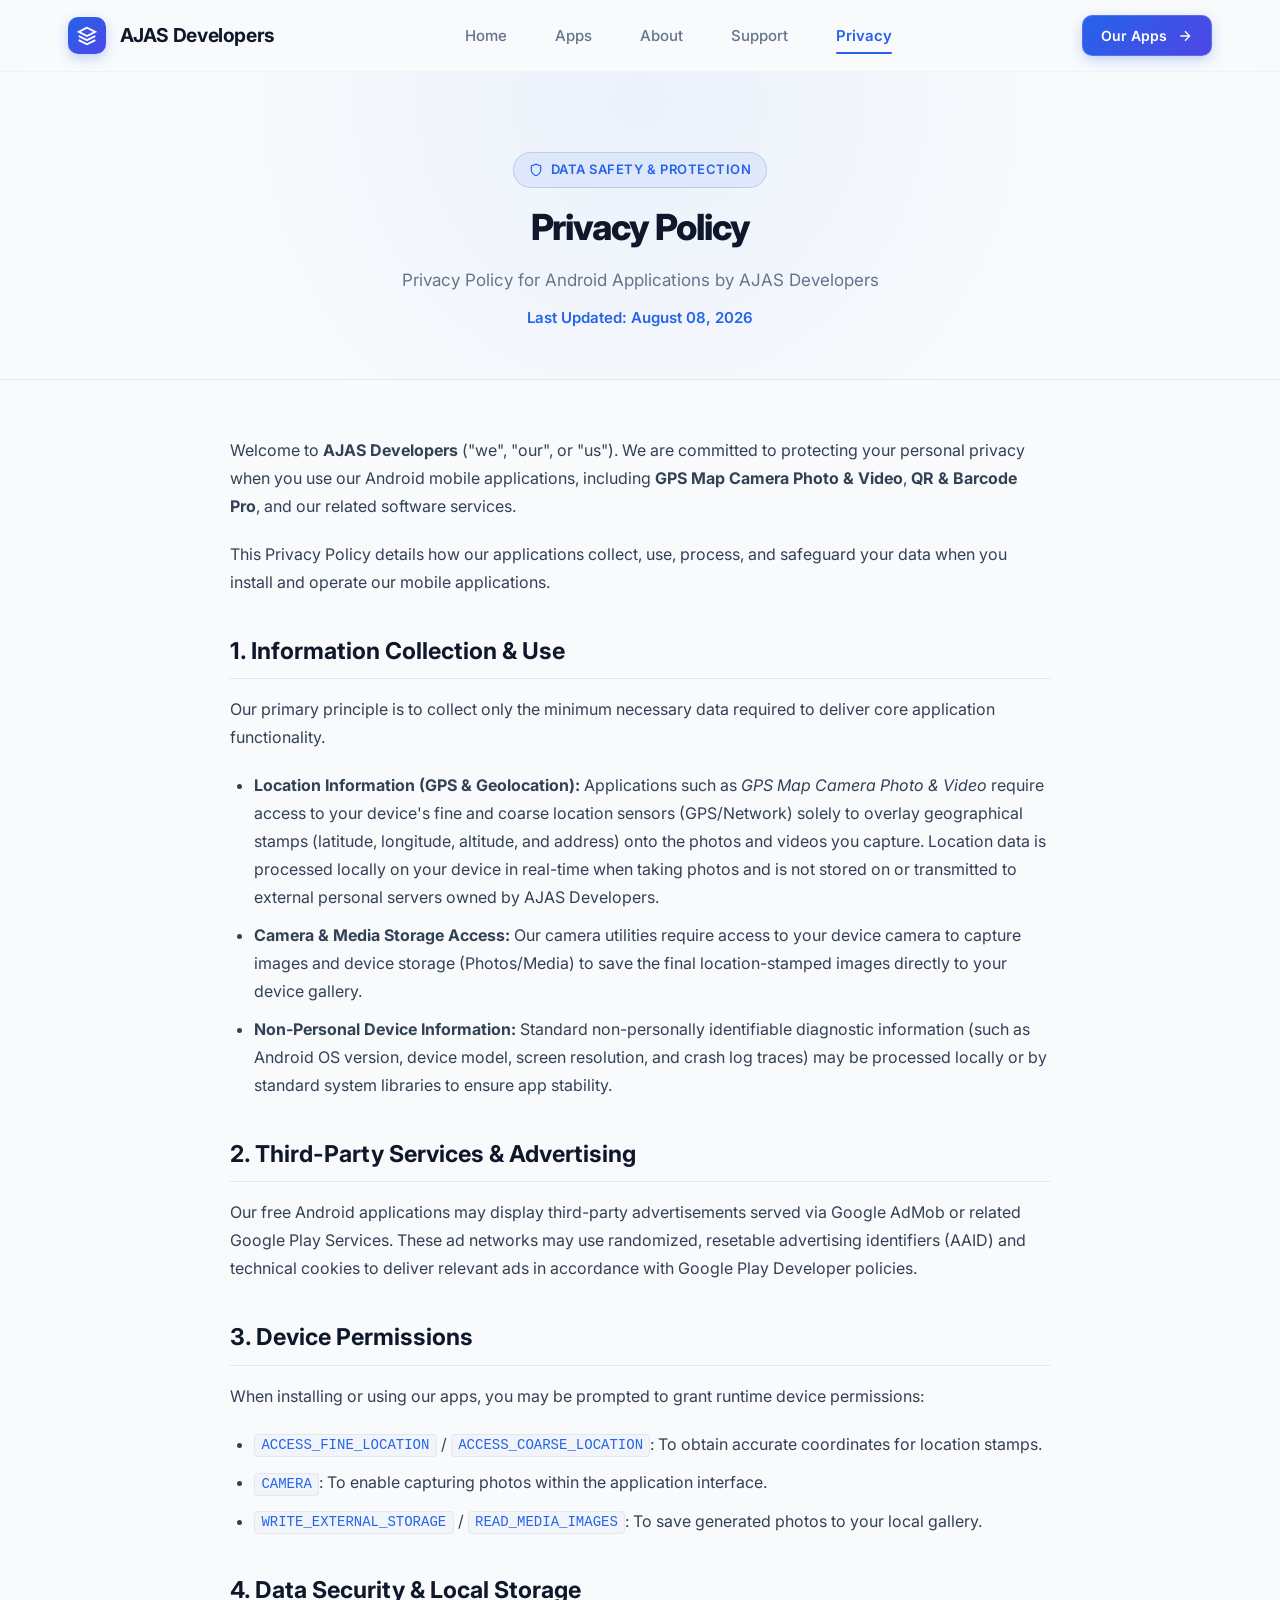
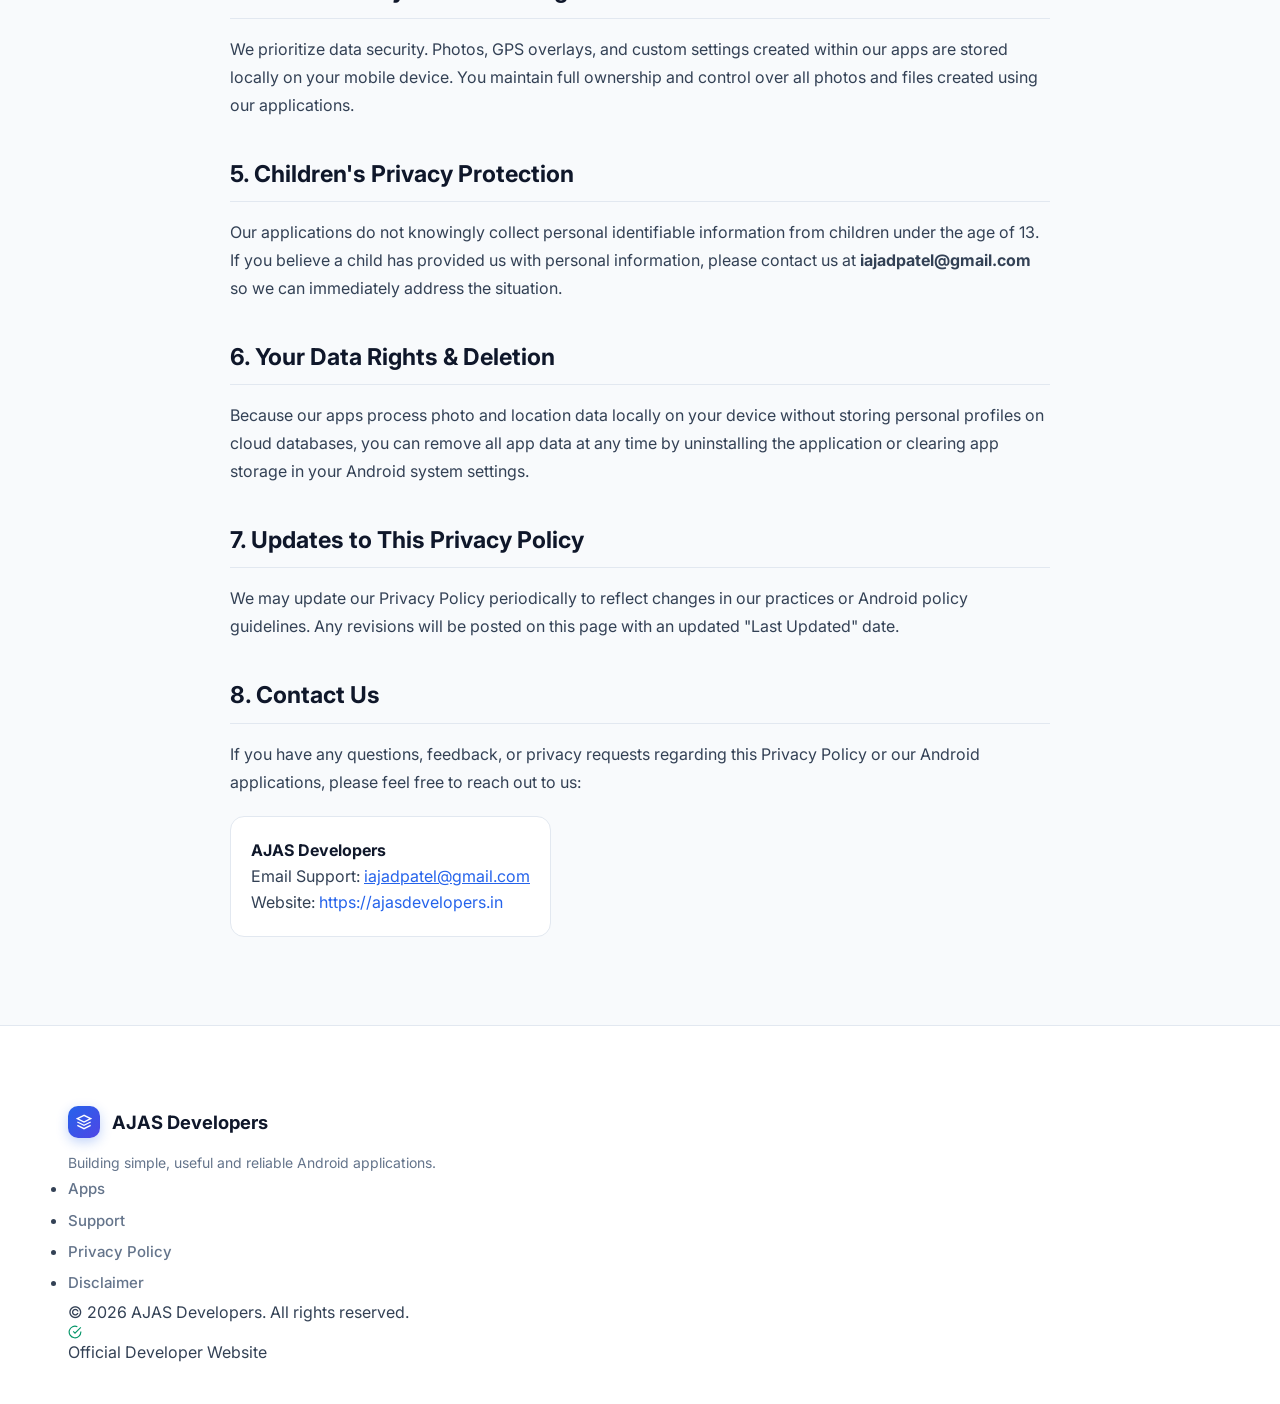
<file: privacy-policy.html>
<!DOCTYPE html>
<html lang="en">
<head>
  <meta charset="UTF-8" />
  <meta name="viewport" content="width=device-width, initial-scale=1.0" />
  <title>Privacy Policy | AJAS Developers</title>
  
  <!-- SEO Meta Tags -->
  <meta name="description" content="Privacy Policy for Android applications developed by AJAS Developers. Learn how we handle location data, camera permissions, and user privacy." />
  <meta name="author" content="AJAS Developers" />
  <meta name="robots" content="index, follow" />
  <link rel="canonical" href="https://ajasdevelopers.in/privacy-policy.html" />

  <!-- Open Graph -->
  <meta property="og:type" content="article" />
  <meta property="og:url" content="https://ajasdevelopers.in/privacy-policy.html" />
  <meta property="og:title" content="Privacy Policy | AJAS Developers" />
  <meta property="og:description" content="Official Privacy Policy for AJAS Developers Android apps including GPS Map Camera Photo &amp; Video and QR &amp; Barcode Pro." />

  <!-- Favicon -->
  <link rel="icon" type="image/svg+xml" href="data:image/svg+xml,<svg xmlns='http://www.w3.org/2000/svg' viewBox='0 0 24 24' fill='none' stroke='%232563EB' stroke-width='2' stroke-linecap='round' stroke-linejoin='round'><polygon points='12 2 2 7 12 12 22 7 12 2'/><polyline points='2 17 12 22 22 17'/><polyline points='2 12 12 17 22 12'/></svg>" />

  <!-- Stylesheet -->
  <link rel="stylesheet" href="style.css" />
  
  <!-- Script -->
  <script src="script.js" defer></script>
</head>
<body>

  <!-- Navigation Bar -->
  <nav class="navbar" id="navbar">
    <div class="container nav-container">
      <a href="index.html" class="nav-brand" aria-label="AJAS Developers Homepage">
        <div class="brand-icon-wrapper">
          <svg width="20" height="20" viewBox="0 0 24 24" fill="none" stroke="currentColor" stroke-width="2.2"><polygon points="12 2 2 7 12 12 22 7 12 2"/><polyline points="2 17 12 22 22 17"/><polyline points="2 12 12 17 22 12"/></svg>
        </div>
        <span>AJAS Developers</span>
      </a>

      <ul class="nav-menu" id="navMenu">
        <li><a href="index.html#home" class="nav-link">Home</a></li>
        <li><a href="index.html#apps" class="nav-link">Apps</a></li>
        <li><a href="index.html#about" class="nav-link">About</a></li>
        <li><a href="index.html#support" class="nav-link">Support</a></li>
        <li><a href="privacy-policy.html" class="nav-link active">Privacy</a></li>
      </ul>

      <div class="nav-actions">
        <a href="index.html#apps" class="btn btn-primary btn-sm">
          <span>Our Apps</span>
          <svg width="16" height="16" viewBox="0 0 24 24" fill="none" stroke="currentColor" stroke-width="2"><path d="M5 12h14M12 5l7 7-7 7"/></svg>
        </a>

        <button class="mobile-toggle" id="mobileToggle" aria-label="Toggle Navigation Menu" aria-expanded="false">
          <svg width="24" height="24" viewBox="0 0 24 24" fill="none" stroke="currentColor" stroke-width="2"><path d="M3 12h18M3 6h18M3 18h18"/></svg>
        </button>
      </div>
    </div>
  </nav>

  <!-- Legal Page Header -->
  <header class="legal-page-header">
    <div class="container">
      <div class="section-tag">
        <svg width="14" height="14" viewBox="0 0 24 24" fill="none" stroke="currentColor" stroke-width="2"><path d="M12 22s8-4 8-10V5l-8-3-8 3v7c0 6 8 10 8 10z"/></svg>
        <span>Data Safety &amp; Protection</span>
      </div>
      <h1 class="section-title" style="font-size: 2.25rem;">Privacy Policy</h1>
      <p class="section-desc">Privacy Policy for Android Applications by AJAS Developers</p>
      <div class="last-updated">Last Updated: August 08, 2026</div>
    </div>
  </header>

  <!-- Legal Content -->
  <main class="container">
    <article class="legal-content">
      <p>
        Welcome to <strong>AJAS Developers</strong> ("we", "our", or "us"). We are committed to protecting your personal privacy when you use our Android mobile applications, including <strong>GPS Map Camera Photo &amp; Video</strong>, <strong>QR &amp; Barcode Pro</strong>, and our related software services.
      </p>
      <p>
        This Privacy Policy details how our applications collect, use, process, and safeguard your data when you install and operate our mobile applications.
      </p>

      <h2>1. Information Collection &amp; Use</h2>
      <p>
        Our primary principle is to collect only the minimum necessary data required to deliver core application functionality.
      </p>
      <ul>
        <li>
          <strong>Location Information (GPS &amp; Geolocation):</strong> Applications such as <em>GPS Map Camera Photo &amp; Video</em> require access to your device's fine and coarse location sensors (GPS/Network) solely to overlay geographical stamps (latitude, longitude, altitude, and address) onto the photos and videos you capture. Location data is processed locally on your device in real-time when taking photos and is not stored on or transmitted to external personal servers owned by AJAS Developers.
        </li>
        <li>
          <strong>Camera &amp; Media Storage Access:</strong> Our camera utilities require access to your device camera to capture images and device storage (Photos/Media) to save the final location-stamped images directly to your device gallery.
        </li>
        <li>
          <strong>Non-Personal Device Information:</strong> Standard non-personally identifiable diagnostic information (such as Android OS version, device model, screen resolution, and crash log traces) may be processed locally or by standard system libraries to ensure app stability.
        </li>
      </ul>

      <h2>2. Third-Party Services &amp; Advertising</h2>
      <p>
        Our free Android applications may display third-party advertisements served via Google AdMob or related Google Play Services. These ad networks may use randomized, resetable advertising identifiers (AAID) and technical cookies to deliver relevant ads in accordance with Google Play Developer policies.
      </p>

      <h2>3. Device Permissions</h2>
      <p>
        When installing or using our apps, you may be prompted to grant runtime device permissions:
      </p>
      <ul>
        <li><code>ACCESS_FINE_LOCATION</code> / <code>ACCESS_COARSE_LOCATION</code>: To obtain accurate coordinates for location stamps.</li>
        <li><code>CAMERA</code>: To enable capturing photos within the application interface.</li>
        <li><code>WRITE_EXTERNAL_STORAGE</code> / <code>READ_MEDIA_IMAGES</code>: To save generated photos to your local gallery.</li>
      </ul>

      <h2>4. Data Security &amp; Local Storage</h2>
      <p>
        We prioritize data security. Photos, GPS overlays, and custom settings created within our apps are stored locally on your mobile device. You maintain full ownership and control over all photos and files created using our applications.
      </p>

      <h2>5. Children's Privacy Protection</h2>
      <p>
        Our applications do not knowingly collect personal identifiable information from children under the age of 13. If you believe a child has provided us with personal information, please contact us at <strong>iajadpatel@gmail.com</strong> so we can immediately address the situation.
      </p>

      <h2>6. Your Data Rights &amp; Deletion</h2>
      <p>
        Because our apps process photo and location data locally on your device without storing personal profiles on cloud databases, you can remove all app data at any time by uninstalling the application or clearing app storage in your Android system settings.
      </p>

      <h2>7. Updates to This Privacy Policy</h2>
      <p>
        We may update our Privacy Policy periodically to reflect changes in our practices or Android policy guidelines. Any revisions will be posted on this page with an updated "Last Updated" date.
      </p>

      <h2>8. Contact Us</h2>
      <p>
        If you have any questions, feedback, or privacy requests regarding this Privacy Policy or our Android applications, please feel free to reach out to us:
      </p>
      <div style="background: var(--bg-card); padding: 1.25rem; border-radius: var(--radius-md); border: 1px solid var(--border-color); display: inline-block;">
        <strong style="color: var(--text-main);">AJAS Developers</strong><br />
        Email Support: <a href="mailto:iajadpatel@gmail.com" style="color: var(--accent-blue); text-decoration: underline;">iajadpatel@gmail.com</a><br />
        Website: <a href="https://ajasdevelopers.in/" style="color: var(--accent-blue);">https://ajasdevelopers.in</a>
      </div>
    </article>
  </main>

  <!-- Footer -->
  <footer class="footer">
    <div class="container">
      <div class="footer-top">
        <div class="footer-brand">
          <div style="display: flex; align-items: center; gap: 0.75rem; margin-bottom: 0.875rem;">
            <div class="brand-icon-wrapper" style="width: 2rem; height: 2rem;">
              <svg width="16" height="16" viewBox="0 0 24 24" fill="none" stroke="currentColor" stroke-width="2"><polygon points="12 2 2 7 12 12 22 7 12 2"/><polyline points="2 17 12 22 22 17"/><polyline points="2 12 12 17 22 12"/></svg>
            </div>
            <span style="font-weight: 700; font-size: 1.15rem; color: var(--text-main);">AJAS Developers</span>
          </div>
          <p style="font-size: 0.875rem; color: var(--text-muted); line-height: 1.6;">
            Building simple, useful and reliable Android applications.
          </p>
        </div>

        <ul class="footer-nav">
          <li><a href="index.html#apps" class="footer-link">Apps</a></li>
          <li><a href="index.html#support" class="footer-link">Support</a></li>
          <li><a href="privacy-policy.html" class="footer-link">Privacy Policy</a></li>
          <li><a href="disclaimer.html" class="footer-link">Disclaimer</a></li>
        </ul>
      </div>

      <div class="footer-bottom">
        <div>
          &copy; <span id="currentYear">2026</span> AJAS Developers. All rights reserved.
        </div>

        <div class="developer-badge">
          <svg width="14" height="14" viewBox="0 0 24 24" fill="none" stroke="#059669" stroke-width="2"><path d="M22 11.08V12a10 10 0 1 1-5.93-9.14"/><polyline points="22 4 12 14.01 9 11.01"/></svg>
          <span>Official Developer Website</span>
        </div>
      </div>
    </div>
  </footer>

</body>
</html>
</file>
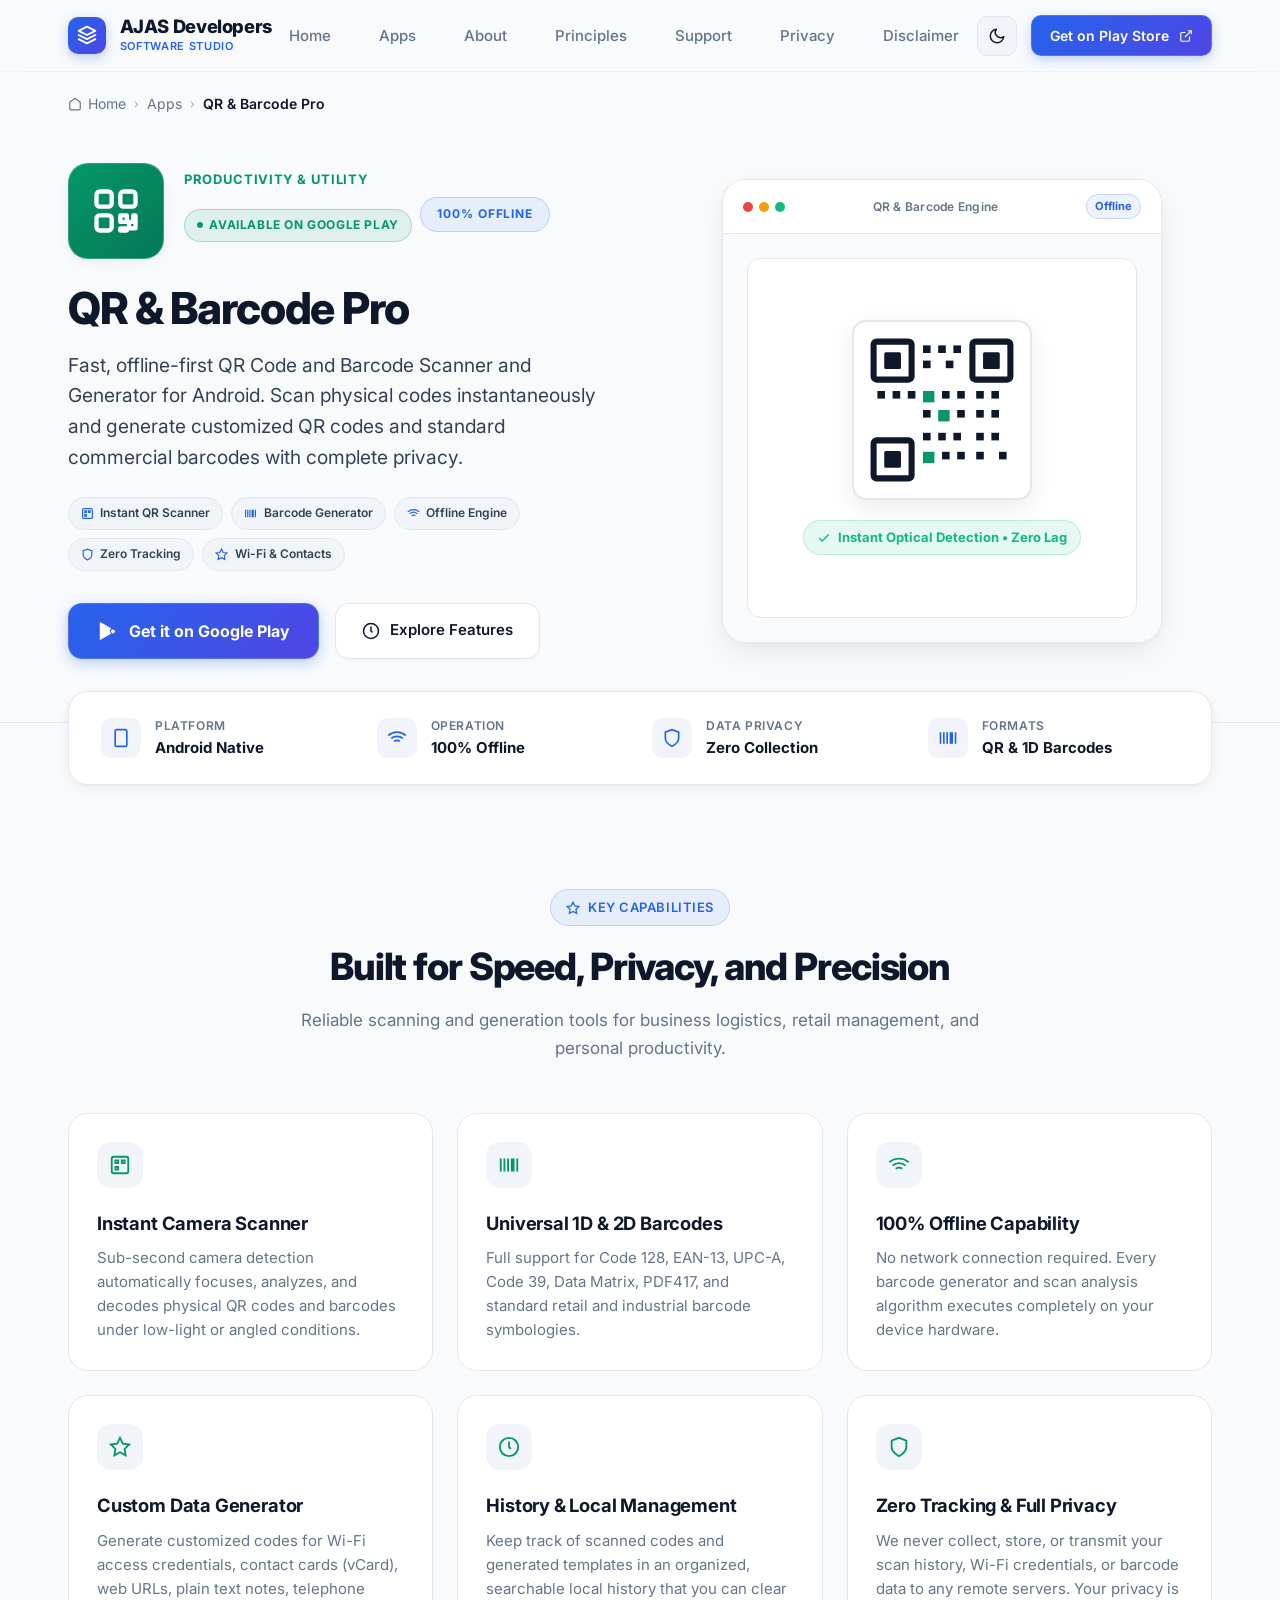
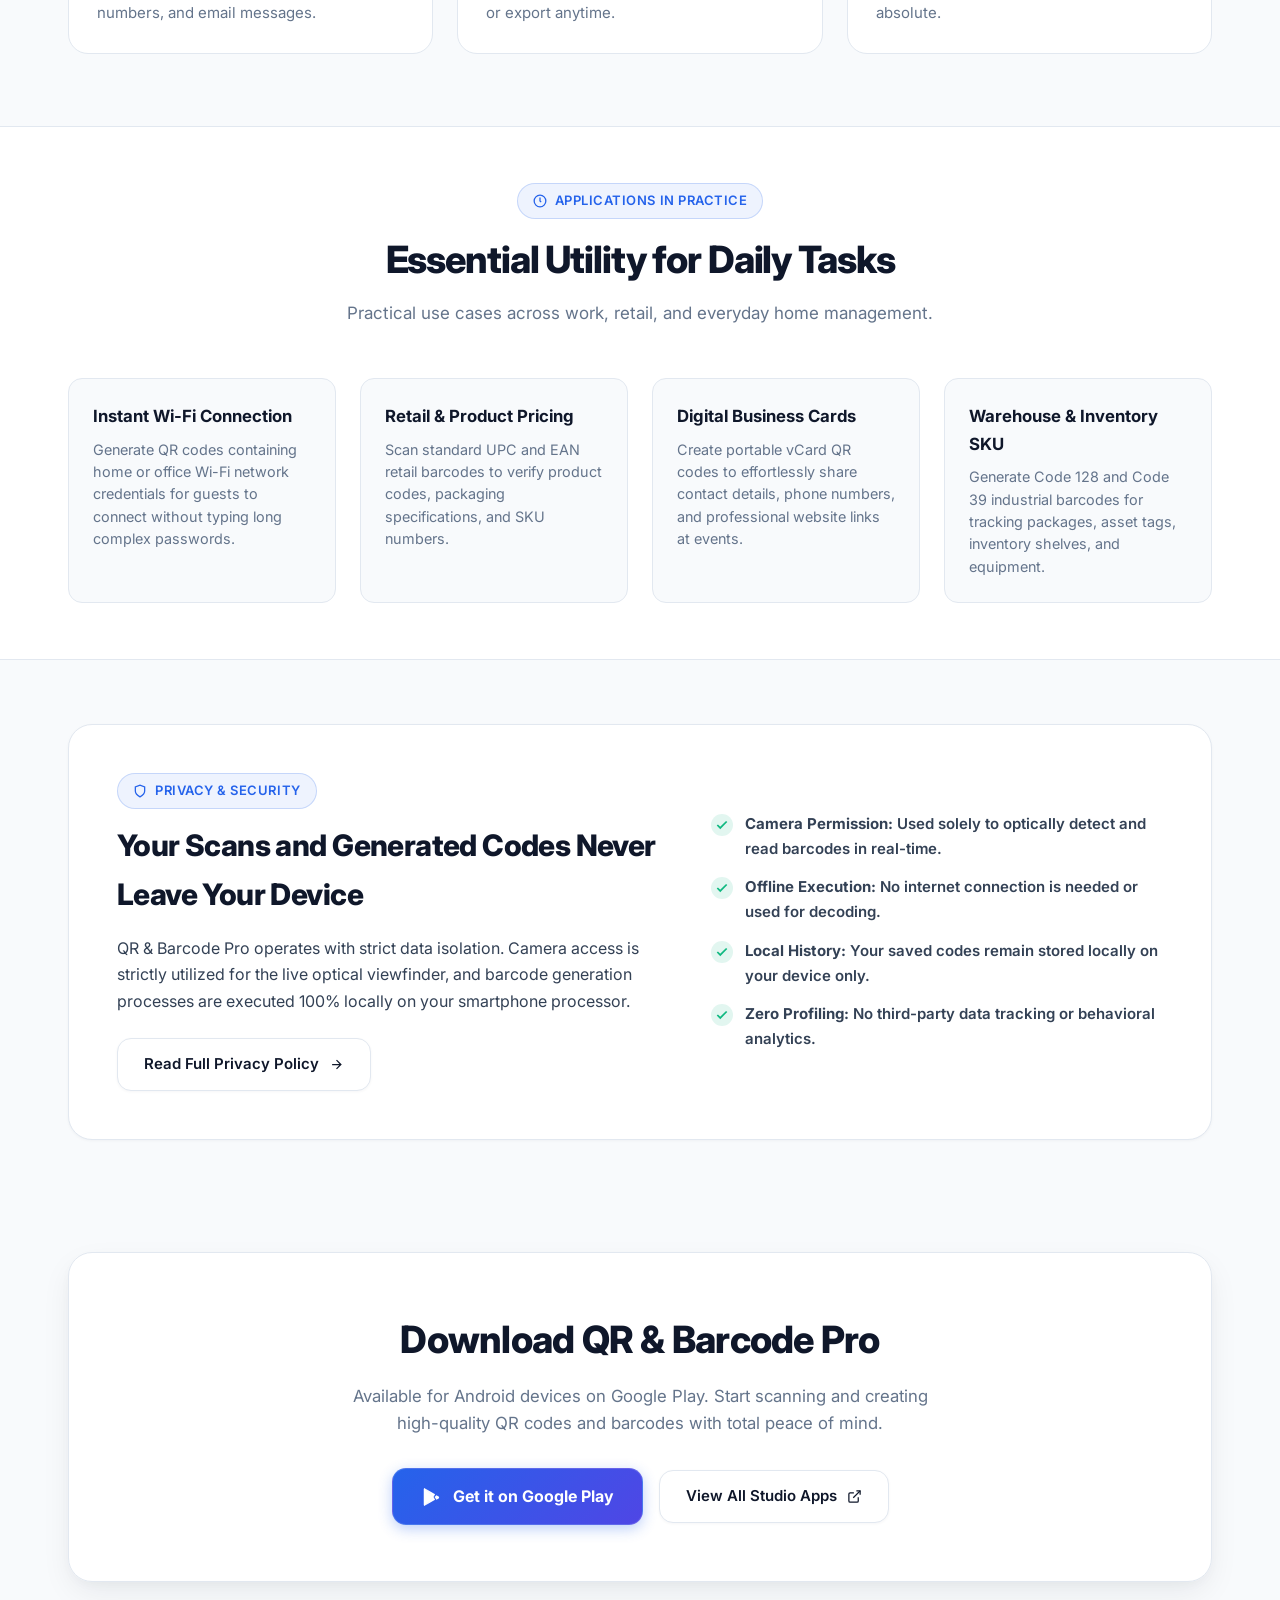
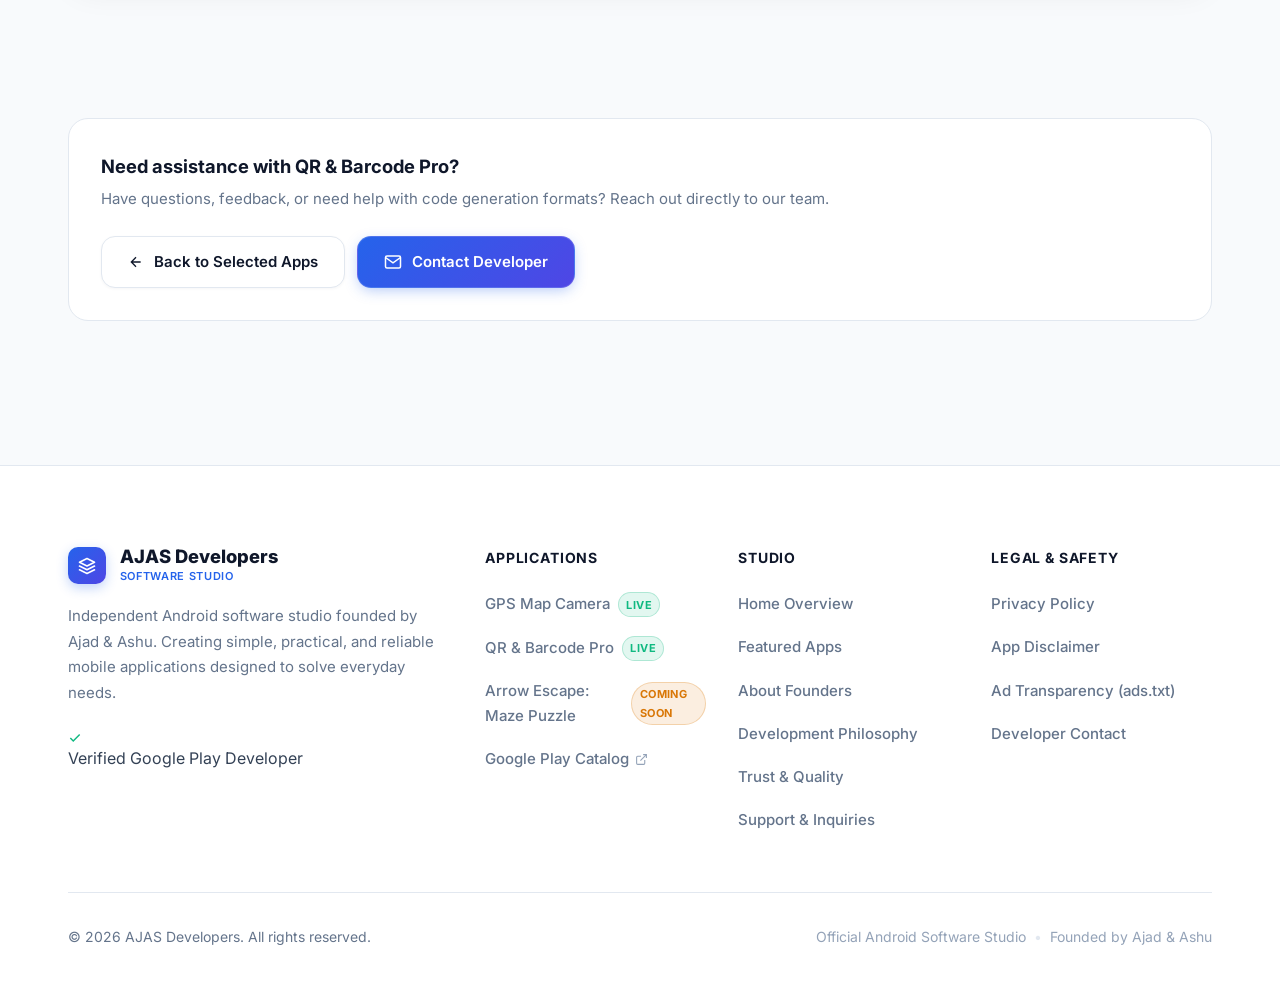
<file: qr-barcode-pro.html>
<!DOCTYPE html>
<html lang="en">
<head>
  <meta charset="UTF-8" />
  <meta name="viewport" content="width=device-width, initial-scale=1.0" />
  <title>QR &amp; Barcode Pro | AJAS Developers</title>
  
  <!-- Preconnect Fonts -->
  <link rel="preconnect" href="https://fonts.googleapis.com" />
  <link rel="preconnect" href="https://fonts.gstatic.com" crossorigin />

  <!-- Theme Flash Prevention -->
  <script>
    (function() {
      try {
        var saved = localStorage.getItem('ajas_theme');
        if (saved) {
          document.documentElement.setAttribute('data-theme', saved);
        } else if (window.matchMedia && window.matchMedia('(prefers-color-scheme: dark)').matches) {
          document.documentElement.setAttribute('data-theme', 'dark');
        } else {
          document.documentElement.setAttribute('data-theme', 'light');
        }
      } catch (e) {}
    })();
  </script>

  <!-- SEO Meta Tags -->
  <meta name="description" content="Fast, offline-first QR Code and Barcode Scanner and Generator for Android with zero data collection and instant camera detection." />
  <meta name="author" content="AJAS Developers" />
  <link rel="canonical" href="https://ajasdevelopers.in/qr-barcode-pro.html" />

  <!-- Open Graph -->
  <meta property="og:type" content="website" />
  <meta property="og:title" content="QR &amp; Barcode Pro - Android App | AJAS Developers" />
  <meta property="og:description" content="Fast, offline-first QR Code &amp; Barcode Scanner and Generator for Android with zero data collection and instant camera detection." />
  <meta property="og:url" content="https://ajasdevelopers.in/qr-barcode-pro.html" />
  <meta property="og:site_name" content="AJAS Developers" />

  <!-- Twitter Meta -->
  <meta name="twitter:card" content="summary" />
  <meta name="twitter:title" content="QR &amp; Barcode Pro | AJAS Developers" />
  <meta name="twitter:description" content="Fast, offline-first QR Code &amp; Barcode Scanner and Generator for Android." />

  <!-- Structured Data / JSON-LD -->
  <script type="application/ld+json">
  [
    {
      "@context": "https://schema.org",
      "@type": "SoftwareApplication",
      "name": "QR & Barcode Pro",
      "operatingSystem": "Android",
      "applicationCategory": "UtilitiesApplication",
      "description": "Fast, offline-first QR Code & Barcode Scanner and Generator for Android. Create, scan, and customize QR codes and barcodes for Wi-Fi credentials, contacts, URLs, text, and commercial products with a clean, privacy-conscious design.",
      "offers": {
        "@type": "Offer",
        "price": "0",
        "priceCurrency": "USD"
      },
      "author": {
        "@type": "Organization",
        "name": "AJAS Developers",
        "url": "https://ajasdevelopers.in/"
      },
      "url": "https://play.google.com/store/apps/details?id=com.yourcompany.code128generator"
    },
    {
      "@context": "https://schema.org",
      "@type": "BreadcrumbList",
      "itemListElement": [
        {
          "@type": "ListItem",
          "position": 1,
          "name": "Home",
          "item": "https://ajasdevelopers.in/"
        },
        {
          "@type": "ListItem",
          "position": 2,
          "name": "Applications",
          "item": "https://ajasdevelopers.in/#apps"
        },
        {
          "@type": "ListItem",
          "position": 3,
          "name": "QR & Barcode Pro",
          "item": "https://ajasdevelopers.in/qr-barcode-pro.html"
        }
      ]
    }
  ]
  </script>

  <!-- Favicon -->
  <link rel="icon" type="image/svg+xml" href="data:image/svg+xml,<svg xmlns='http://www.w3.org/2000/svg' viewBox='0 0 24 24' fill='none' stroke='%232563EB' stroke-width='2' stroke-linecap='round' stroke-linejoin='round'><polygon points='12 2 2 7 12 12 22 7 12 2'/><polyline points='2 17 12 22 22 17'/><polyline points='2 12 12 17 22 12'/></svg>" />

  <!-- Stylesheet -->
  <link rel="stylesheet" href="style.css" />
  
  <!-- JavaScript -->
  <script src="script.js" defer></script>
</head>
<body>
  <!-- Skip to main content -->
  <a href="#mainContent" class="skip-link">Skip to main content</a>

  <!-- Navigation Bar -->
  <nav class="navbar" id="navbar">
    <div class="container nav-container">
      <a href="index.html#home" class="nav-brand" aria-label="AJAS Developers Homepage">
        <div class="brand-icon-wrapper">
          <svg width="20" height="20" viewBox="0 0 24 24" fill="none" stroke="currentColor" stroke-width="2.2" stroke-linecap="round" stroke-linejoin="round" aria-hidden="true">
            <polygon points="12 2 2 7 12 12 22 7 12 2"/>
            <polyline points="2 17 12 22 22 17"/>
            <polyline points="2 12 12 17 22 12"/>
          </svg>
        </div>
        <div class="brand-text-wrap">
          <span class="brand-title">AJAS Developers</span>
          <span class="brand-subtitle">Software Studio</span>
        </div>
      </a>

      <ul class="nav-menu" id="navMenu">
        <li><a href="index.html#home" class="nav-link">Home</a></li>
        <li><a href="index.html#apps" class="nav-link active">Apps</a></li>
        <li><a href="index.html#about" class="nav-link">About</a></li>
        <li><a href="index.html#values" class="nav-link">Principles</a></li>
        <li><a href="index.html#support" class="nav-link">Support</a></li>
        <li><a href="privacy-policy.html" class="nav-link">Privacy</a></li>
        <li><a href="disclaimer.html" class="nav-link">Disclaimer</a></li>
      </ul>

      <div class="nav-actions">
        <!-- Theme Toggle -->
        <button id="themeToggleBtn" class="theme-toggle-btn" aria-label="Toggle color theme" title="Toggle theme">
          <svg width="18" height="18" viewBox="0 0 24 24" fill="none" stroke="currentColor" stroke-width="2" stroke-linecap="round" stroke-linejoin="round" aria-hidden="true">
            <path d="M21 12.79A9 9 0 1 1 11.21 3 7 7 0 0 0 21 12.79z"></path>
          </svg>
        </button>

        <a href="https://play.google.com/store/apps/details?id=com.yourcompany.code128generator" target="_blank" rel="noopener noreferrer" class="btn btn-primary btn-sm nav-cta-btn">
          <span>Get on Play Store</span>
          <svg width="14" height="14" viewBox="0 0 24 24" fill="none" stroke="currentColor" stroke-width="2" aria-hidden="true"><path d="M18 13v6a2 2 0 0 1-2 2H5a2 2 0 0 1-2-2V8a2 2 0 0 1 2-2h6"/><polyline points="15 3 21 3 21 9"/><line x1="10" y1="14" x2="21" y2="3"/></svg>
        </a>

        <button class="mobile-toggle" id="mobileToggle" aria-label="Toggle Navigation Menu" aria-expanded="false">
          <svg class="icon-menu" width="22" height="22" viewBox="0 0 24 24" fill="none" stroke="currentColor" stroke-width="2" aria-hidden="true"><path d="M3 12h18M3 6h18M3 18h18"/></svg>
          <svg class="icon-close" width="22" height="22" viewBox="0 0 24 24" fill="none" stroke="currentColor" stroke-width="2" aria-hidden="true"><line x1="18" y1="6" x2="6" y2="18"></line><line x1="6" y1="6" x2="18" y2="18"></line></svg>
        </button>
      </div>
    </div>
  </nav>

  <!-- Main Content -->
  <main id="mainContent">
    
    <!-- Breadcrumb -->
    <div class="container">
      <nav class="breadcrumb-nav" aria-label="Breadcrumb">
        <ol class="breadcrumb-list">
          <li class="breadcrumb-item">
            <a href="index.html" class="breadcrumb-link">
              <svg width="14" height="14" viewBox="0 0 24 24" fill="none" stroke="currentColor" stroke-width="2" aria-hidden="true"><path d="M3 9l9-7 9 7v11a2 2 0 0 1-2 2H5a2 2 0 0 1-2-2z"/></svg>
              <span>Home</span>
            </a>
          </li>
          <li class="breadcrumb-sep" aria-hidden="true">&rsaquo;</li>
          <li class="breadcrumb-item">
            <a href="index.html#apps" class="breadcrumb-link">Apps</a>
          </li>
          <li class="breadcrumb-sep" aria-hidden="true">&rsaquo;</li>
          <li class="breadcrumb-item">
            <span class="breadcrumb-current" aria-current="page">QR &amp; Barcode Pro</span>
          </li>
        </ol>
      </nav>
    </div>

    <!-- App Product Hero -->
    <header class="app-product-hero">
      <div class="container">
        <div class="app-hero-grid">
          
          <!-- Hero Left Column -->
          <div class="app-hero-info">
            <div class="app-hero-header-row">
              <div class="app-hero-icon-box icon-qr">
                <svg width="52" height="52" viewBox="0 0 24 24" fill="none" stroke="currentColor" stroke-width="2" stroke-linecap="round" stroke-linejoin="round" aria-hidden="true">
                  <rect x="3" y="3" width="7" height="7" rx="1.5"></rect>
                  <rect x="14" y="3" width="7" height="7" rx="1.5"></rect>
                  <rect x="3" y="14" width="7" height="7" rx="1.5"></rect>
                  <path d="M14 14h3v3h-3z"></path>
                  <path d="M18 17h3v3h-3z"></path>
                  <path d="M14 20h3v1h-3z"></path>
                  <path d="M20 14h1v3h-1z"></path>
                </svg>
              </div>

              <div class="app-hero-meta-col">
                <span class="app-hero-category" style="color: var(--accent-emerald);">Productivity &amp; Utility</span>
                <div class="app-hero-badges">
                  <span class="app-status-badge status-live">
                    <span class="status-dot"></span>
                    <span>Available on Google Play</span>
                  </span>
                  <span class="hero-badge">100% Offline</span>
                </div>
              </div>
            </div>

            <h1 class="app-hero-title">QR &amp; Barcode Pro</h1>
            
            <p class="app-hero-tagline">
              Fast, offline-first QR Code and Barcode Scanner and Generator for Android. Scan physical codes instantaneously and generate customized QR codes and standard commercial barcodes with complete privacy.
            </p>

            <div class="app-hero-chips">
              <span class="feature-chip">
                <svg width="13" height="13" viewBox="0 0 24 24" fill="none" stroke="currentColor" stroke-width="2.2" aria-hidden="true"><rect x="3" y="3" width="18" height="18" rx="2"/><path d="M7 7h3v3H7zM14 7h3v3h-3zM7 14h3v3H7z"/></svg>
                <span>Instant QR Scanner</span>
              </span>
              <span class="feature-chip">
                <svg width="13" height="13" viewBox="0 0 24 24" fill="none" stroke="currentColor" stroke-width="2.2" aria-hidden="true"><path d="M3 5v14M7 5v14M11 5v14M15 5v14M17 5v14M21 5v14"/></svg>
                <span>Barcode Generator</span>
              </span>
              <span class="feature-chip">
                <svg width="13" height="13" viewBox="0 0 24 24" fill="none" stroke="currentColor" stroke-width="2.2" aria-hidden="true"><path d="M5 12.55a11 11 0 0 1 14.08 0M1.42 9a16 16 0 0 1 21.16 0M8.53 16.11a6 6 0 0 1 6.95 0M12 20h.01"/></svg>
                <span>Offline Engine</span>
              </span>
              <span class="feature-chip">
                <svg width="13" height="13" viewBox="0 0 24 24" fill="none" stroke="currentColor" stroke-width="2.2" aria-hidden="true"><path d="M12 22s8-4 8-10V5l-8-3-8 3v7c0 6 8 10 8 10z"/></svg>
                <span>Zero Tracking</span>
              </span>
              <span class="feature-chip">
                <svg width="13" height="13" viewBox="0 0 24 24" fill="none" stroke="currentColor" stroke-width="2.2" aria-hidden="true"><polygon points="12 2 15.09 8.26 22 9.27 17 14.14 18.18 21.02 12 17.77 5.82 21.02 7 14.14 2 9.27 8.91 8.26 12 2"/></svg>
                <span>Wi-Fi &amp; Contacts</span>
              </span>
            </div>

            <div class="app-hero-ctas">
              <a href="https://play.google.com/store/apps/details?id=com.yourcompany.code128generator" target="_blank" rel="noopener noreferrer" class="btn btn-primary btn-playstore-large" aria-label="Get QR and Barcode Pro on Google Play">
                <svg width="22" height="22" viewBox="0 0 24 24" fill="currentColor" aria-hidden="true">
                  <path d="M3,20.5V3.5C3,2.91 3.34,2.39 3.84,2.15L13.69,12L3.84,21.85C3.34,21.6 3,21.09 3,20.5M16.81,15.12L18.81,13.97C20.15,13.2 20.15,12.03 18.81,11.26L16.81,10.11L14.81,12.12L16.81,15.12M13.69,12L4.5,2.81L15.39,9.1L13.69,12M13.69,12L15.39,14.9L4.5,21.19L13.69,12Z"/>
                </svg>
                <span>Get it on Google Play</span>
              </a>

              <a href="#features" class="btn btn-secondary">
                <svg width="18" height="18" viewBox="0 0 24 24" fill="none" stroke="currentColor" stroke-width="2" aria-hidden="true"><circle cx="12" cy="12" r="10"/><polyline points="12 6 12 12 14 14"/></svg>
                <span>Explore Features</span>
              </a>
            </div>
          </div>

          <!-- Hero Right Column: Scanner & Generator Interactive Showcase -->
          <div class="app-hero-visual" aria-label="QR and Barcode Scanner Mockup">
            <div class="app-showcase-window">
              <div class="showcase-window-bar">
                <div class="window-dots">
                  <span class="window-dot dot-red"></span>
                  <span class="window-dot dot-amber"></span>
                  <span class="window-dot dot-green"></span>
                </div>
                <span class="window-title-text">QR &amp; Barcode Engine</span>
                <span class="showcase-pill-offline" style="padding: 2px 8px; font-size: 0.7rem;">Offline</span>
              </div>

              <div class="showcase-window-screen">
                <div class="qr-screen-mock">
                  <!-- QR Code Graphic Asset -->
                  <div class="qr-code-graphic">
                    <svg viewBox="0 0 200 200" width="156" height="156" fill="#0F172A" aria-label="QR Code Visual Demo">
                      <!-- Top-left finder -->
                      <rect x="10" y="10" width="50" height="50" rx="4" fill="none" stroke="#0F172A" stroke-width="8"/>
                      <rect x="24" y="24" width="22" height="22" rx="2" fill="#0F172A"/>
                      
                      <!-- Top-right finder -->
                      <rect x="140" y="10" width="50" height="50" rx="4" fill="none" stroke="#0F172A" stroke-width="8"/>
                      <rect x="154" y="24" width="22" height="22" rx="2" fill="#0F172A"/>

                      <!-- Bottom-left finder -->
                      <rect x="10" y="140" width="50" height="50" rx="4" fill="none" stroke="#0F172A" stroke-width="8"/>
                      <rect x="24" y="154" width="22" height="22" rx="2" fill="#0F172A"/>

                      <!-- Data matrix modules -->
                      <rect x="75" y="15" width="10" height="10" fill="#0F172A"/>
                      <rect x="95" y="15" width="10" height="10" fill="#0F172A"/>
                      <rect x="115" y="15" width="10" height="10" fill="#0F172A"/>
                      <rect x="75" y="35" width="10" height="10" fill="#0F172A"/>
                      <rect x="105" y="35" width="10" height="10" fill="#0F172A"/>

                      <rect x="15" y="75" width="10" height="10" fill="#0F172A"/>
                      <rect x="35" y="75" width="10" height="10" fill="#0F172A"/>
                      <rect x="55" y="75" width="10" height="10" fill="#0F172A"/>
                      <rect x="75" y="75" width="15" height="15" fill="#059669"/>
                      <rect x="100" y="75" width="10" height="10" fill="#0F172A"/>
                      <rect x="120" y="75" width="10" height="10" fill="#0F172A"/>
                      <rect x="145" y="75" width="10" height="10" fill="#0F172A"/>
                      <rect x="165" y="75" width="10" height="10" fill="#0F172A"/>

                      <rect x="75" y="100" width="10" height="10" fill="#0F172A"/>
                      <rect x="95" y="100" width="15" height="15" fill="#059669"/>
                      <rect x="120" y="100" width="10" height="10" fill="#0F172A"/>
                      <rect x="145" y="100" width="10" height="10" fill="#0F172A"/>
                      <rect x="165" y="100" width="10" height="10" fill="#0F172A"/>

                      <rect x="75" y="130" width="10" height="10" fill="#0F172A"/>
                      <rect x="95" y="130" width="10" height="10" fill="#0F172A"/>
                      <rect x="115" y="130" width="10" height="10" fill="#0F172A"/>
                      <rect x="145" y="130" width="10" height="10" fill="#0F172A"/>
                      <rect x="165" y="130" width="10" height="10" fill="#0F172A"/>

                      <rect x="75" y="155" width="15" height="15" fill="#059669"/>
                      <rect x="100" y="155" width="10" height="10" fill="#0F172A"/>
                      <rect x="120" y="155" width="10" height="10" fill="#0F172A"/>
                      <rect x="145" y="155" width="10" height="10" fill="#0F172A"/>
                      <rect x="175" y="155" width="10" height="10" fill="#0F172A"/>
                    </svg>
                  </div>

                  <span class="qr-scan-badge">
                    <svg width="14" height="14" viewBox="0 0 24 24" fill="none" stroke="currentColor" stroke-width="2.5" aria-hidden="true"><polyline points="20 6 9 17 4 12"/></svg>
                    <span>Instant Optical Detection &bull; Zero Lag</span>
                  </span>
                </div>
              </div>
            </div>
          </div>

        </div>
      </div>
    </header>

    <!-- App Technical Specs Bar -->
    <div class="container">
      <div class="app-specs-bar">
        <div class="spec-item">
          <div class="spec-icon">
            <svg width="20" height="20" viewBox="0 0 24 24" fill="none" stroke="currentColor" stroke-width="2" aria-hidden="true"><rect x="5" y="2" width="14" height="20" rx="2" ry="2"/><line x1="12" y1="18" x2="12.01" y2="18"/></svg>
          </div>
          <div class="spec-meta">
            <span class="spec-label">Platform</span>
            <span class="spec-value">Android Native</span>
          </div>
        </div>

        <div class="spec-item">
          <div class="spec-icon">
            <svg width="20" height="20" viewBox="0 0 24 24" fill="none" stroke="currentColor" stroke-width="2" aria-hidden="true"><path d="M5 12.55a11 11 0 0 1 14.08 0M1.42 9a16 16 0 0 1 21.16 0M8.53 16.11a6 6 0 0 1 6.95 0M12 20h.01"/></svg>
          </div>
          <div class="spec-meta">
            <span class="spec-label">Operation</span>
            <span class="spec-value">100% Offline</span>
          </div>
        </div>

        <div class="spec-item">
          <div class="spec-icon">
            <svg width="20" height="20" viewBox="0 0 24 24" fill="none" stroke="currentColor" stroke-width="2" aria-hidden="true"><path d="M12 22s8-4 8-10V5l-8-3-8 3v7c0 6 8 10 8 10z"/></svg>
          </div>
          <div class="spec-meta">
            <span class="spec-label">Data Privacy</span>
            <span class="spec-value">Zero Collection</span>
          </div>
        </div>

        <div class="spec-item">
          <div class="spec-icon">
            <svg width="20" height="20" viewBox="0 0 24 24" fill="none" stroke="currentColor" stroke-width="2" aria-hidden="true"><path d="M3 5v14M7 5v14M11 5v14M15 5v14M17 5v14M21 5v14"/></svg>
          </div>
          <div class="spec-meta">
            <span class="spec-label">Formats</span>
            <span class="spec-value">QR &amp; 1D Barcodes</span>
          </div>
        </div>
      </div>
    </div>

    <!-- Core Features Grid -->
    <section class="section app-features-section" id="features">
      <div class="container">
        <div class="section-header">
          <div class="section-tag">
            <svg width="14" height="14" viewBox="0 0 24 24" fill="none" stroke="currentColor" stroke-width="2.2" aria-hidden="true"><polygon points="12 2 15.09 8.26 22 9.27 17 14.14 18.18 21.02 12 17.77 5.82 21.02 7 14.14 2 9.27 8.91 8.26 12 2"/></svg>
            <span>KEY CAPABILITIES</span>
          </div>
          <h2 class="section-title">Built for Speed, Privacy, and Precision</h2>
          <p class="section-desc">Reliable scanning and generation tools for business logistics, retail management, and personal productivity.</p>
        </div>

        <div class="product-features-grid">
          <!-- Feature 1 -->
          <div class="product-feature-card">
            <div class="feature-card-icon-wrap" style="color: var(--accent-emerald);">
              <svg width="22" height="22" viewBox="0 0 24 24" fill="none" stroke="currentColor" stroke-width="2" aria-hidden="true"><rect x="3" y="3" width="18" height="18" rx="2"/><path d="M7 7h3v3H7zM14 7h3v3h-3zM7 14h3v3H7z"/></svg>
            </div>
            <h3 class="feature-card-title">Instant Camera Scanner</h3>
            <p class="feature-card-desc">Sub-second camera detection automatically focuses, analyzes, and decodes physical QR codes and barcodes under low-light or angled conditions.</p>
          </div>

          <!-- Feature 2 -->
          <div class="product-feature-card">
            <div class="feature-card-icon-wrap" style="color: var(--accent-emerald);">
              <svg width="22" height="22" viewBox="0 0 24 24" fill="none" stroke="currentColor" stroke-width="2" aria-hidden="true"><path d="M3 5v14M7 5v14M11 5v14M15 5v14M17 5v14M21 5v14"/></svg>
            </div>
            <h3 class="feature-card-title">Universal 1D &amp; 2D Barcodes</h3>
            <p class="feature-card-desc">Full support for Code 128, EAN-13, UPC-A, Code 39, Data Matrix, PDF417, and standard retail and industrial barcode symbologies.</p>
          </div>

          <!-- Feature 3 -->
          <div class="product-feature-card">
            <div class="feature-card-icon-wrap" style="color: var(--accent-emerald);">
              <svg width="22" height="22" viewBox="0 0 24 24" fill="none" stroke="currentColor" stroke-width="2" aria-hidden="true"><path d="M5 12.55a11 11 0 0 1 14.08 0M1.42 9a16 16 0 0 1 21.16 0M8.53 16.11a6 6 0 0 1 6.95 0M12 20h.01"/></svg>
            </div>
            <h3 class="feature-card-title">100% Offline Capability</h3>
            <p class="feature-card-desc">No network connection required. Every barcode generator and scan analysis algorithm executes completely on your device hardware.</p>
          </div>

          <!-- Feature 4 -->
          <div class="product-feature-card">
            <div class="feature-card-icon-wrap" style="color: var(--accent-emerald);">
              <svg width="22" height="22" viewBox="0 0 24 24" fill="none" stroke="currentColor" stroke-width="2" aria-hidden="true"><polygon points="12 2 15.09 8.26 22 9.27 17 14.14 18.18 21.02 12 17.77 5.82 21.02 7 14.14 2 9.27 8.91 8.26 12 2"/></svg>
            </div>
            <h3 class="feature-card-title">Custom Data Generator</h3>
            <p class="feature-card-desc">Generate customized codes for Wi-Fi access credentials, contact cards (vCard), web URLs, plain text notes, telephone numbers, and email messages.</p>
          </div>

          <!-- Feature 5 -->
          <div class="product-feature-card">
            <div class="feature-card-icon-wrap" style="color: var(--accent-emerald);">
              <svg width="22" height="22" viewBox="0 0 24 24" fill="none" stroke="currentColor" stroke-width="2" aria-hidden="true"><circle cx="12" cy="12" r="10"/><polyline points="12 6 12 12 14 14"/></svg>
            </div>
            <h3 class="feature-card-title">History &amp; Local Management</h3>
            <p class="feature-card-desc">Keep track of scanned codes and generated templates in an organized, searchable local history that you can clear or export anytime.</p>
          </div>

          <!-- Feature 6 -->
          <div class="product-feature-card">
            <div class="feature-card-icon-wrap" style="color: var(--accent-emerald);">
              <svg width="22" height="22" viewBox="0 0 24 24" fill="none" stroke="currentColor" stroke-width="2" aria-hidden="true"><path d="M12 22s8-4 8-10V5l-8-3-8 3v7c0 6 8 10 8 10z"/></svg>
            </div>
            <h3 class="feature-card-title">Zero Tracking &amp; Full Privacy</h3>
            <p class="feature-card-desc">We never collect, store, or transmit your scan history, Wi-Fi credentials, or barcode data to any remote servers. Your privacy is absolute.</p>
          </div>
        </div>
      </div>
    </section>

    <!-- Real-World Use Cases -->
    <section class="section app-usecases-section">
      <div class="container">
        <div class="section-header">
          <div class="section-tag">
            <svg width="14" height="14" viewBox="0 0 24 24" fill="none" stroke="currentColor" stroke-width="2.2" aria-hidden="true"><circle cx="12" cy="12" r="10"/><polyline points="12 6 12 12 14 14"/></svg>
            <span>APPLICATIONS IN PRACTICE</span>
          </div>
          <h2 class="section-title">Essential Utility for Daily Tasks</h2>
          <p class="section-desc">Practical use cases across work, retail, and everyday home management.</p>
        </div>

        <div class="usecases-grid">
          <div class="usecase-card">
            <h3 class="usecase-title">Instant Wi-Fi Connection</h3>
            <p class="usecase-desc">Generate QR codes containing home or office Wi-Fi network credentials for guests to connect without typing long complex passwords.</p>
          </div>

          <div class="usecase-card">
            <h3 class="usecase-title">Retail &amp; Product Pricing</h3>
            <p class="usecase-desc">Scan standard UPC and EAN retail barcodes to verify product codes, packaging specifications, and SKU numbers.</p>
          </div>

          <div class="usecase-card">
            <h3 class="usecase-title">Digital Business Cards</h3>
            <p class="usecase-desc">Create portable vCard QR codes to effortlessly share contact details, phone numbers, and professional website links at events.</p>
          </div>

          <div class="usecase-card">
            <h3 class="usecase-title">Warehouse &amp; Inventory SKU</h3>
            <p class="usecase-desc">Generate Code 128 and Code 39 industrial barcodes for tracking packages, asset tags, inventory shelves, and equipment.</p>
          </div>
        </div>
      </div>
    </section>

    <!-- Privacy & Data Handling Section -->
    <section class="section app-privacy-section">
      <div class="container">
        <div class="app-privacy-card">
          <div class="privacy-card-info">
            <div class="section-tag" style="margin-bottom: 0.75rem;">
              <svg width="14" height="14" viewBox="0 0 24 24" fill="none" stroke="currentColor" stroke-width="2.2" aria-hidden="true"><path d="M12 22s8-4 8-10V5l-8-3-8 3v7c0 6 8 10 8 10z"/></svg>
              <span>PRIVACY &amp; SECURITY</span>
            </div>
            <h3>Your Scans and Generated Codes Never Leave Your Device</h3>
            <p>
              QR &amp; Barcode Pro operates with strict data isolation. Camera access is strictly utilized for the live optical viewfinder, and barcode generation processes are executed 100% locally on your smartphone processor.
            </p>
            <a href="privacy-policy.html" class="btn btn-secondary">
              <span>Read Full Privacy Policy</span>
              <svg width="15" height="15" viewBox="0 0 24 24" fill="none" stroke="currentColor" stroke-width="2" aria-hidden="true"><path d="M5 12h14M12 5l7 7-7 7"/></svg>
            </a>
          </div>

          <ul class="privacy-checklist">
            <li class="privacy-check-item">
              <span class="privacy-check-icon">
                <svg width="14" height="14" viewBox="0 0 24 24" fill="none" stroke="currentColor" stroke-width="3" aria-hidden="true"><polyline points="20 6 9 17 4 12"/></svg>
              </span>
              <span><strong>Camera Permission:</strong> Used solely to optically detect and read barcodes in real-time.</span>
            </li>
            <li class="privacy-check-item">
              <span class="privacy-check-icon">
                <svg width="14" height="14" viewBox="0 0 24 24" fill="none" stroke="currentColor" stroke-width="3" aria-hidden="true"><polyline points="20 6 9 17 4 12"/></svg>
              </span>
              <span><strong>Offline Execution:</strong> No internet connection is needed or used for decoding.</span>
            </li>
            <li class="privacy-check-item">
              <span class="privacy-check-icon">
                <svg width="14" height="14" viewBox="0 0 24 24" fill="none" stroke="currentColor" stroke-width="3" aria-hidden="true"><polyline points="20 6 9 17 4 12"/></svg>
              </span>
              <span><strong>Local History:</strong> Your saved codes remain stored locally on your device only.</span>
            </li>
            <li class="privacy-check-item">
              <span class="privacy-check-icon">
                <svg width="14" height="14" viewBox="0 0 24 24" fill="none" stroke="currentColor" stroke-width="3" aria-hidden="true"><polyline points="20 6 9 17 4 12"/></svg>
              </span>
              <span><strong>Zero Profiling:</strong> No third-party data tracking or behavioral analytics.</span>
            </li>
          </ul>
        </div>
      </div>
    </section>

    <!-- Google Play Download Banner -->
    <div class="container">
      <div class="app-download-banner">
        <h2 class="download-banner-title">Download QR &amp; Barcode Pro</h2>
        <p class="download-banner-desc">
          Available for Android devices on Google Play. Start scanning and creating high-quality QR codes and barcodes with total peace of mind.
        </p>
        <div class="download-banner-actions">
          <a href="https://play.google.com/store/apps/details?id=com.yourcompany.code128generator" target="_blank" rel="noopener noreferrer" class="btn btn-primary btn-playstore-large" aria-label="Get QR and Barcode Pro on Google Play">
            <svg width="22" height="22" viewBox="0 0 24 24" fill="currentColor" aria-hidden="true">
              <path d="M3,20.5V3.5C3,2.91 3.34,2.39 3.84,2.15L13.69,12L3.84,21.85C3.34,21.6 3,21.09 3,20.5M16.81,15.12L18.81,13.97C20.15,13.2 20.15,12.03 18.81,11.26L16.81,10.11L14.81,12.12L16.81,15.12M13.69,12L4.5,2.81L15.39,9.1L13.69,12M13.69,12L15.39,14.9L4.5,21.19L13.69,12Z"/>
            </svg>
            <span>Get it on Google Play</span>
          </a>
          <a href="https://play.google.com/store/apps/developer?id=AJAS+Developers" target="_blank" rel="noopener noreferrer" class="btn btn-secondary">
            <span>View All Studio Apps</span>
            <svg width="15" height="15" viewBox="0 0 24 24" fill="none" stroke="currentColor" stroke-width="2" aria-hidden="true"><path d="M18 13v6a2 2 0 0 1-2 2H5a2 2 0 0 1-2-2V8a2 2 0 0 1 2-2h6"/><polyline points="15 3 21 3 21 9"/><line x1="10" y1="14" x2="21" y2="3"/></svg>
          </a>
        </div>
      </div>
    </div>

    <!-- Studio Navigation & Support Section -->
    <section class="section related-apps-section">
      <div class="container">
        <!-- Support CTA Box -->
        <div class="app-support-box">
          <div class="app-support-text">
            <h4>Need assistance with QR &amp; Barcode Pro?</h4>
            <p>Have questions, feedback, or need help with code generation formats? Reach out directly to our team.</p>
          </div>
          <div style="display: flex; gap: 0.75rem; flex-wrap: wrap;">
            <a href="index.html#apps" class="btn btn-secondary">
              <svg width="16" height="16" viewBox="0 0 24 24" fill="none" stroke="currentColor" stroke-width="2" aria-hidden="true"><path d="M19 12H5M12 19l-7-7 7-7"/></svg>
              <span>Back to Selected Apps</span>
            </a>
            <a href="mailto:iajadpatel@gmail.com?subject=QR%20and%20Barcode%20Pro%20Support" class="btn btn-primary">
              <svg width="18" height="18" viewBox="0 0 24 24" fill="none" stroke="currentColor" stroke-width="2" aria-hidden="true"><path d="M4 4h16c1.1 0 2 .9 2 2v12c0 1.1-.9 2-2 2H4c-1.1 0-2-.9-2-2V6c0-1.1.9-2 2-2z"/><polyline points="22,6 12,13 2,6"/></svg>
              <span>Contact Developer</span>
            </a>
          </div>
        </div>
      </div>
    </section>

  </main>

  <!-- Premium Multi-Column Footer -->
  <footer class="footer" role="contentinfo">
    <div class="container">
      <div class="footer-grid">
        <!-- Col 1: Studio Brand & Identity -->
        <div class="footer-col footer-col-brand">
          <a href="index.html#home" class="footer-brand-link" aria-label="AJAS Developers Home">
            <div class="brand-icon-wrapper">
              <svg width="18" height="18" viewBox="0 0 24 24" fill="none" stroke="currentColor" stroke-width="2.2" stroke-linecap="round" stroke-linejoin="round" aria-hidden="true">
                <polygon points="12 2 2 7 12 12 22 7 12 2"/>
                <polyline points="2 17 12 22 22 17"/>
                <polyline points="2 12 12 17 22 12"/>
              </svg>
            </div>
            <div class="brand-text-wrap">
              <span class="brand-title">AJAS Developers</span>
              <span class="brand-subtitle">Software Studio</span>
            </div>
          </a>

          <p class="footer-brand-desc">
            Independent Android software studio founded by Ajad &amp; Ashu. Creating simple, practical, and reliable mobile applications designed to solve everyday needs.
          </p>

          <div class="footer-badge-wrap">
            <div class="developer-badge">
              <svg width="14" height="14" viewBox="0 0 24 24" fill="none" stroke="#10B981" stroke-width="2.5" aria-hidden="true"><polyline points="20 6 9 17 4 12"/></svg>
              <span>Verified Google Play Developer</span>
            </div>
          </div>
        </div>

        <!-- Col 2: Applications Links -->
        <div class="footer-col">
          <h4 class="footer-col-title">Applications</h4>
          <ul class="footer-links-list">
            <li>
              <a href="gps-map-camera.html" class="footer-link">
                <span>GPS Map Camera</span>
                <span class="footer-link-tag">Live</span>
              </a>
            </li>
            <li>
              <a href="qr-barcode-pro.html" class="footer-link">
                <span>QR &amp; Barcode Pro</span>
                <span class="footer-link-tag">Live</span>
              </a>
            </li>
            <li>
              <a href="arrow-escape.html" class="footer-link">
                <span>Arrow Escape: Maze Puzzle</span>
                <span class="footer-link-tag tag-soon">Coming Soon</span>
              </a>
            </li>
            <li>
              <a href="https://play.google.com/store/apps/developer?id=AJAS+Developers" target="_blank" rel="noopener noreferrer" class="footer-link footer-link-ext">
                <span>Google Play Catalog</span>
                <svg width="13" height="13" viewBox="0 0 24 24" fill="none" stroke="currentColor" stroke-width="2" aria-hidden="true"><path d="M18 13v6a2 2 0 0 1-2 2H5a2 2 0 0 1-2-2V8a2 2 0 0 1 2-2h6"/><polyline points="15 3 21 3 21 9"/><line x1="10" y1="14" x2="21" y2="3"/></svg>
              </a>
            </li>
          </ul>
        </div>

        <!-- Col 3: Studio Navigation Links -->
        <div class="footer-col">
          <h4 class="footer-col-title">Studio</h4>
          <ul class="footer-links-list">
            <li><a href="index.html#home" class="footer-link">Home Overview</a></li>
            <li><a href="index.html#apps" class="footer-link">Featured Apps</a></li>
            <li><a href="index.html#about" class="footer-link">About Founders</a></li>
            <li><a href="index.html#values" class="footer-link">Development Philosophy</a></li>
            <li><a href="index.html#trust" class="footer-link">Trust &amp; Quality</a></li>
            <li><a href="index.html#support" class="footer-link">Support &amp; Inquiries</a></li>
          </ul>
        </div>

        <!-- Col 4: Legal & Compliance Links -->
        <div class="footer-col">
          <h4 class="footer-col-title">Legal &amp; Safety</h4>
          <ul class="footer-links-list">
            <li><a href="privacy-policy.html" class="footer-link">Privacy Policy</a></li>
            <li><a href="disclaimer.html" class="footer-link">App Disclaimer</a></li>
            <li><a href="ads.txt" target="_blank" class="footer-link">Ad Transparency (ads.txt)</a></li>
            <li><a href="mailto:iajadpatel@gmail.com" class="footer-link">Developer Contact</a></li>
          </ul>
        </div>
      </div>

      <!-- Footer Bottom Bar -->
      <div class="footer-bottom-bar">
        <div class="footer-copyright">
          &copy; <span id="currentYear">2026</span> AJAS Developers. All rights reserved.
        </div>

        <div class="footer-bottom-meta">
          <span>Official Android Software Studio</span>
          <span class="footer-dot-sep">&bull;</span>
          <span>Founded by Ajad &amp; Ashu</span>
        </div>
      </div>
    </div>
  </footer>
</body>
</html>
</file>
<file: style.css>
/* ==========================================================================
   AJAS Developers - Premium Software Studio Stylesheet
   Domain: https://ajasdevelopers.in
   Aesthetics: Apple + Linear + Material 3 + Modern SaaS
   ========================================================================== */

@import url('https://fonts.googleapis.com/css2?family=Inter:wght@300;400;500;600;700;800&display=swap');

/* --- CSS Variables & Design Tokens (Light-First System) --- */
:root {
  /* Color Palette - Light Mode */
  --bg-main: #F8FAFC;
  --bg-surface: #FFFFFF;
  --bg-card: #FFFFFF;
  --bg-card-hover: #FFFFFF;
  --bg-glass: rgba(255, 255, 255, 0.85);
  --bg-input: #F1F5F9;
  --bg-chip: #F1F5F9;

  /* Typography Colors */
  --text-main: #0F172A;
  --text-body: #334155;
  --text-muted: #64748B;
  --text-dim: #94A3B8;

  /* Accent & Brand Colors */
  --accent-blue: #2563EB;
  --accent-blue-hover: #1D4ED8;
  --accent-indigo: #4F46E5;
  --accent-cyan: #0284C7;
  --accent-emerald: #059669;
  --accent-amber: #D97706;
  --accent-glow: rgba(37, 99, 235, 0.1);

  /* Borders */
  --border-color: #E2E8F0;
  --border-subtle: #F1F5F9;
  --border-highlight: rgba(37, 99, 235, 0.35);

  /* Shadows */
  --shadow-sm: 0 1px 3px rgba(15, 23, 42, 0.04);
  --shadow-md: 0 4px 16px -2px rgba(15, 23, 42, 0.06), 0 2px 6px -1px rgba(15, 23, 42, 0.03);
  --shadow-lg: 0 12px 32px -4px rgba(15, 23, 42, 0.08), 0 4px 12px -2px rgba(15, 23, 42, 0.03);
  --shadow-hover: 0 20px 40px -8px rgba(37, 99, 235, 0.14), 0 8px 16px -4px rgba(15, 23, 42, 0.05);

  /* Typography & Layout */
  --font-family: 'Inter', -apple-system, BlinkMacSystemFont, "Segoe UI", Roboto, Oxygen, Ubuntu, Cantarell, sans-serif;
  --radius-xs: 6px;
  --radius-sm: 10px;
  --radius-md: 14px;
  --radius-lg: 20px;
  --radius-xl: 24px;
  --radius-pill: 9999px;

  --transition-fast: 0.15s cubic-bezier(0.16, 1, 0.3, 1);
  --transition-normal: 0.25s cubic-bezier(0.16, 1, 0.3, 1);
  --transition-slow: 0.4s cubic-bezier(0.16, 1, 0.3, 1);

  --container-max: 1200px;
  --sat: env(safe-area-inset-top, 0px);
  --sar: env(safe-area-inset-right, 0px);
  --sab: env(safe-area-inset-bottom, 0px);
  --sal: env(safe-area-inset-left, 0px);
}

/* --- Dark Mode Variables --- */
[data-theme="dark"] {
  --bg-main: #0B1020;
  --bg-surface: #111827;
  --bg-card: #111827;
  --bg-card-hover: #162032;
  --bg-glass: rgba(17, 24, 39, 0.85);
  --bg-input: #1F2937;
  --bg-chip: #1F2937;

  --text-main: #F8FAFC;
  --text-body: #CBD5E1;
  --text-muted: #94A3B8;
  --text-dim: #64748B;

  --accent-blue: #3B82F6;
  --accent-blue-hover: #60A5FA;
  --accent-indigo: #6366F1;
  --accent-cyan: #38BDF8;
  --accent-emerald: #10B981;
  --accent-amber: #F59E0B;
  --accent-glow: rgba(59, 130, 246, 0.16);

  --border-color: #1F2937;
  --border-subtle: #182234;
  --border-highlight: rgba(59, 130, 246, 0.4);

  --shadow-sm: 0 1px 3px rgba(0, 0, 0, 0.3);
  --shadow-md: 0 4px 16px -2px rgba(0, 0, 0, 0.4), 0 2px 6px -1px rgba(0, 0, 0, 0.2);
  --shadow-lg: 0 12px 32px -4px rgba(0, 0, 0, 0.5), 0 4px 12px -2px rgba(0, 0, 0, 0.3);
  --shadow-hover: 0 20px 40px -8px rgba(59, 130, 246, 0.22), 0 8px 16px -4px rgba(0, 0, 0, 0.4);
}

/* --- Base & Reset --- */
*, *::before, *::after {
  box-sizing: border-box;
  margin: 0;
  padding: 0;
}

html {
  scroll-behavior: smooth;
  font-size: 16px;
  -webkit-text-size-adjust: 100%;
  text-size-adjust: 100%;
}

body {
  font-family: var(--font-family);
  background-color: var(--bg-main);
  color: var(--text-body);
  line-height: 1.65;
  min-height: 100vh;
  min-height: 100dvh;
  display: flex;
  flex-direction: column;
  overflow-x: hidden;
  -webkit-font-smoothing: antialiased;
  -moz-osx-font-smoothing: grayscale;
  transition: background-color var(--transition-normal), color var(--transition-normal);
}

a {
  color: inherit;
  text-decoration: none;
  transition: color var(--transition-fast);
}

button {
  font-family: inherit;
  cursor: pointer;
  border: none;
  background: none;
  color: inherit;
}

img, svg {
  display: block;
  max-width: 100%;
}

/* --- Accessibility Focus & Skip Link --- */
.skip-link {
  position: absolute;
  top: -100px;
  left: 1rem;
  background: var(--accent-blue);
  color: #FFFFFF;
  padding: 0.625rem 1.25rem;
  border-radius: var(--radius-sm);
  font-weight: 700;
  font-size: 0.875rem;
  z-index: 9999;
  transition: top var(--transition-fast);
  box-shadow: var(--shadow-lg);
  text-decoration: none;
}

.skip-link:focus {
  top: 1rem;
  outline: 2px solid #FFFFFF;
  outline-offset: 2px;
}

:focus-visible {
  outline: 2px solid var(--accent-blue);
  outline-offset: 3px;
  border-radius: var(--radius-xs);
}

/* --- Container & Structure --- */
.container {
  width: 100%;
  max-width: var(--container-max);
  margin-left: auto;
  margin-right: auto;
  padding-left: clamp(1rem, 3.5vw, 1.75rem);
  padding-right: clamp(1rem, 3.5vw, 1.75rem);
  box-sizing: border-box;
}

.section {
  padding-top: clamp(3.5rem, 6vw, 5.5rem);
  padding-bottom: clamp(3.5rem, 6vw, 5.5rem);
  position: relative;
  overflow-x: clip;
}

.section-alt {
  background-color: var(--bg-surface);
  border-top: 1px solid var(--border-color);
  border-bottom: 1px solid var(--border-color);
}

.section-header {
  text-align: center;
  max-width: 720px;
  margin: 0 auto clamp(2rem, 4vw, 3.5rem) auto;
}

.section-tag {
  display: inline-flex;
  align-items: center;
  gap: 0.5rem;
  padding: 0.4rem 0.95rem;
  background: rgba(37, 99, 235, 0.08);
  border: 1px solid rgba(37, 99, 235, 0.2);
  color: var(--accent-blue);
  font-size: 0.8125rem;
  font-weight: 600;
  letter-spacing: 0.04em;
  text-transform: uppercase;
  border-radius: var(--radius-pill);
  margin-bottom: 1.125rem;
}

[data-theme="dark"] .section-tag {
  background: rgba(59, 130, 246, 0.12);
  border-color: rgba(59, 130, 246, 0.3);
}

.section-title {
  font-size: clamp(1.75rem, 4vw, 2.35rem);
  font-weight: 800;
  letter-spacing: -0.03em;
  color: var(--text-main);
  line-height: 1.22;
  margin-bottom: 1rem;
  word-break: break-word;
}

.section-desc {
  font-size: clamp(0.95rem, 2vw, 1.0625rem);
  color: var(--text-muted);
  line-height: 1.65;
}

/* --- Sticky Navbar --- */
.navbar {
  position: sticky;
  top: 0;
  z-index: 1000;
  background: rgba(248, 250, 252, 0.7);
  backdrop-filter: blur(12px);
  -webkit-backdrop-filter: blur(12px);
  border-bottom: 1px solid rgba(226, 232, 240, 0.4);
  transition: background 250ms ease, border-color 250ms ease, box-shadow 250ms ease, backdrop-filter 250ms ease;
  height: 4.5rem;
}

[data-theme="dark"] .navbar {
  background: rgba(11, 16, 32, 0.7);
  border-bottom-color: rgba(31, 41, 55, 0.4);
}

.navbar.scrolled {
  background: var(--bg-glass);
  backdrop-filter: blur(20px);
  -webkit-backdrop-filter: blur(20px);
  border-bottom: 1px solid var(--border-color);
  box-shadow: var(--shadow-sm);
}

.nav-container {
  display: flex;
  align-items: center;
  justify-content: space-between;
  height: 100%;
}

.nav-brand {
  display: flex;
  align-items: center;
  gap: 0.875rem;
  font-weight: 700;
  font-size: 1.2rem;
  color: var(--text-main);
  letter-spacing: -0.02em;
  transition: transform var(--transition-fast);
}

.nav-brand:hover {
  transform: translateY(-1px);
}

.brand-icon-wrapper {
  width: 2.35rem;
  height: 2.35rem;
  border-radius: var(--radius-sm);
  background: linear-gradient(135deg, #2563EB 0%, #4F46E5 100%);
  display: flex;
  align-items: center;
  justify-content: center;
  color: #FFFFFF;
  box-shadow: 0 4px 12px rgba(37, 99, 235, 0.28);
  flex-shrink: 0;
  transition: transform var(--transition-fast), box-shadow var(--transition-fast);
}

.nav-brand:hover .brand-icon-wrapper {
  transform: scale(1.04);
  box-shadow: 0 6px 16px rgba(37, 99, 235, 0.38);
}

.brand-text-wrap {
  display: flex;
  flex-direction: column;
}

.brand-title {
  font-weight: 800;
  font-size: 1.15rem;
  color: var(--text-main);
  line-height: 1.15;
}

.brand-subtitle {
  font-size: 0.6875rem;
  font-weight: 600;
  color: var(--accent-blue);
  letter-spacing: 0.06em;
  text-transform: uppercase;
}

.nav-menu {
  display: flex;
  align-items: center;
  gap: 1.5rem;
  list-style: none;
}

.nav-link {
  font-size: 0.9375rem;
  font-weight: 500;
  color: var(--text-muted);
  transition: color var(--transition-fast), background-color var(--transition-fast);
  padding: 0.45rem 0.75rem;
  border-radius: var(--radius-sm);
  position: relative;
}

.nav-link:hover {
  color: var(--text-main);
  background-color: rgba(37, 99, 235, 0.04);
}

[data-theme="dark"] .nav-link:hover {
  background-color: rgba(59, 130, 246, 0.08);
}

.nav-link.active {
  color: var(--accent-blue);
  font-weight: 600;
}

.nav-link.active::after {
  content: '';
  position: absolute;
  bottom: -2px;
  left: 0.75rem;
  right: 0.75rem;
  height: 2px;
  background: var(--accent-blue);
  border-radius: 2px;
}

.nav-actions {
  display: flex;
  align-items: center;
  gap: 0.875rem;
}

/* Theme Toggle Button */
.theme-toggle-btn {
  width: 2.5rem;
  height: 2.5rem;
  border-radius: var(--radius-sm);
  background: var(--bg-chip);
  border: 1px solid var(--border-color);
  color: var(--text-main);
  display: flex;
  align-items: center;
  justify-content: center;
  transition: all var(--transition-fast);
}

.theme-toggle-btn:hover {
  background: var(--bg-surface);
  border-color: var(--accent-blue);
  color: var(--accent-blue);
  transform: translateY(-1px);
}

.nav-cta-btn {
  display: inline-flex;
}

.mobile-toggle {
  display: none;
  width: 2.5rem;
  height: 2.5rem;
  border-radius: var(--radius-sm);
  background: var(--bg-chip);
  border: 1px solid var(--border-color);
  color: var(--text-main);
  align-items: center;
  justify-content: center;
  transition: all var(--transition-fast);
  position: relative;
}

.mobile-toggle:hover {
  background: var(--bg-surface);
  color: var(--accent-blue);
}

.mobile-toggle .icon-close {
  display: none;
}

.mobile-toggle[aria-expanded="true"] .icon-menu {
  display: none;
}

.mobile-toggle[aria-expanded="true"] .icon-close {
  display: block;
}

/* Body lock when menu is open */
body.menu-open {
  overflow: hidden;
}

/* --- Buttons --- */
.btn {
  display: inline-flex;
  align-items: center;
  justify-content: center;
  gap: 0.625rem;
  padding: 0.8125rem 1.625rem;
  font-size: 0.9375rem;
  font-weight: 600;
  border-radius: var(--radius-md);
  transition: all var(--transition-normal);
  white-space: nowrap;
  text-decoration: none;
}

.btn-primary {
  background: linear-gradient(135deg, #2563EB 0%, #4F46E5 100%);
  color: #FFFFFF;
  box-shadow: 0 4px 14px -2px rgba(37, 99, 235, 0.35);
  border: 1px solid rgba(255, 255, 255, 0.15);
}

.btn-primary:hover {
  transform: translateY(-2px);
  box-shadow: 0 8px 24px -2px rgba(37, 99, 235, 0.45);
  color: #FFFFFF;
}

.btn-secondary {
  background: var(--bg-surface);
  color: var(--text-main);
  border: 1px solid var(--border-color);
  box-shadow: var(--shadow-sm);
}

.btn-secondary:hover {
  background: var(--bg-chip);
  border-color: var(--text-dim);
  transform: translateY(-2px);
  box-shadow: var(--shadow-md);
}

.btn-outline {
  background: transparent;
  border: 1px solid var(--border-color);
  color: var(--text-muted);
}

.btn-outline:hover {
  border-color: var(--accent-blue);
  color: var(--accent-blue);
  background: rgba(37, 99, 235, 0.05);
}

.btn-sm {
  padding: 0.5rem 1.125rem;
  font-size: 0.875rem;
  border-radius: var(--radius-sm);
}

/* --- Hero Section --- */
.hero-section {
  padding-top: 5rem;
  padding-bottom: 6rem;
  background: 
    radial-gradient(circle at 75% 30%, rgba(37, 99, 235, 0.08) 0%, rgba(79, 70, 229, 0.03) 40%, transparent 65%),
    radial-gradient(circle at 15% 75%, rgba(37, 99, 235, 0.04) 0%, transparent 45%);
  position: relative;
  overflow: hidden;
}

[data-theme="dark"] .hero-section {
  background: 
    radial-gradient(circle at 75% 30%, rgba(59, 130, 246, 0.12) 0%, rgba(99, 102, 241, 0.05) 40%, transparent 65%),
    radial-gradient(circle at 15% 75%, rgba(59, 130, 246, 0.06) 0%, transparent 45%);
}

.hero-container {
  display: grid;
  grid-template-columns: 1.15fr 0.85fr;
  gap: 3.5rem;
  align-items: center;
}

.hero-content {
  display: flex;
  flex-direction: column;
  align-items: flex-start;
  text-align: left;
}

.hero-badge {
  display: inline-flex;
  align-items: center;
  gap: 0.625rem;
  padding: 0.4rem 1rem;
  background: rgba(37, 99, 235, 0.08);
  border: 1px solid rgba(37, 99, 235, 0.22);
  border-radius: var(--radius-pill);
  font-size: 0.75rem;
  font-weight: 700;
  letter-spacing: 0.08em;
  text-transform: uppercase;
  color: var(--accent-blue);
  margin-bottom: 1.35rem;
}

.hero-badge-dot {
  width: 7px;
  height: 7px;
  border-radius: 50%;
  background-color: var(--accent-blue);
  box-shadow: 0 0 10px rgba(37, 99, 235, 0.8);
  animation: pulse-dot 2s infinite ease-in-out;
}

@keyframes pulse-dot {
  0%, 100% { opacity: 0.6; transform: scale(0.95); }
  50% { opacity: 1; transform: scale(1.25); }
}

.hero-title {
  font-size: clamp(2.5rem, 4.5vw, 3.85rem);
  font-weight: 800;
  line-height: 1.12;
  letter-spacing: -0.035em;
  color: var(--text-main);
  margin-bottom: 1.35rem;
}

.hero-title-highlight {
  background: linear-gradient(135deg, #1D4ED8 0%, #3B82F6 45%, #6366F1 100%);
  -webkit-background-clip: text;
  -webkit-text-fill-color: transparent;
  display: inline;
}

[data-theme="dark"] .hero-title-highlight {
  background: linear-gradient(135deg, #60A5FA 0%, #818CF8 50%, #A78BFA 100%);
  -webkit-background-clip: text;
  -webkit-text-fill-color: transparent;
}

.hero-text {
  font-size: 1.125rem;
  color: var(--text-muted);
  margin-bottom: 2.25rem;
  max-width: 560px;
  line-height: 1.7;
}

.hero-buttons {
  display: flex;
  flex-wrap: wrap;
  align-items: center;
  gap: 1rem;
  margin-bottom: 3rem;
}

.btn-hero-cta {
  padding: 0.875rem 1.75rem;
  font-size: 1rem;
}

/* Hero Trust Highlights / Micro Pillars */
.hero-trust-row {
  display: grid;
  grid-template-columns: repeat(2, 1fr);
  gap: 1.125rem 1.5rem;
  width: 100%;
  max-width: 540px;
  padding-top: 1.75rem;
  border-top: 1px solid var(--border-color);
}

.trust-item {
  display: flex;
  align-items: center;
  gap: 0.75rem;
}

.trust-icon {
  width: 2.25rem;
  height: 2.25rem;
  border-radius: var(--radius-sm);
  background: rgba(37, 99, 235, 0.08);
  border: 1px solid rgba(37, 99, 235, 0.18);
  color: var(--accent-blue);
  display: flex;
  align-items: center;
  justify-content: center;
  flex-shrink: 0;
  transition: transform var(--transition-fast);
}

.trust-item:hover .trust-icon {
  transform: scale(1.08);
}

.trust-text {
  display: flex;
  flex-direction: column;
}

.trust-text strong {
  font-size: 0.875rem;
  font-weight: 700;
  color: var(--text-main);
  line-height: 1.25;
}

.trust-text span {
  font-size: 0.75rem;
  color: var(--text-muted);
}

/* --- Hero Visual (Right Column Floating Deck) --- */
.hero-visual {
  position: relative;
  width: 100%;
  min-height: 460px;
  display: flex;
  flex-direction: column;
  justify-content: center;
  align-items: center;
}

.hero-visual-glow {
  position: absolute;
  width: 380px;
  height: 380px;
  border-radius: 50%;
  background: radial-gradient(circle, rgba(37, 99, 235, 0.16) 0%, rgba(79, 70, 229, 0.06) 50%, transparent 70%);
  filter: blur(40px);
  pointer-events: none;
  z-index: 1;
  top: 50%;
  left: 50%;
  transform: translate(-50%, -50%);
}

[data-theme="dark"] .hero-visual-glow {
  background: radial-gradient(circle, rgba(59, 130, 246, 0.22) 0%, rgba(99, 102, 241, 0.09) 50%, transparent 70%);
}

.showcase-card {
  background: var(--bg-card);
  border: 1px solid var(--border-color);
  border-radius: var(--radius-xl);
  padding: 1.5rem;
  box-shadow: var(--shadow-lg);
  position: relative;
  transition: transform var(--transition-normal), box-shadow var(--transition-normal);
}

.showcase-card:hover {
  box-shadow: var(--shadow-hover);
}

/* Main Featured Showcase Card */
.showcase-card-main {
  width: 100%;
  max-width: 410px;
  z-index: 4;
  animation: floatCardPrimary 6s ease-in-out infinite alternate;
}

.showcase-card-header {
  display: flex;
  align-items: center;
  gap: 0.875rem;
  margin-bottom: 1.125rem;
}

.showcase-icon-box {
  width: 2.75rem;
  height: 2.75rem;
  border-radius: var(--radius-sm);
  display: flex;
  align-items: center;
  justify-content: center;
  flex-shrink: 0;
}

.showcase-icon-camera {
  background: linear-gradient(135deg, #2563EB 0%, #3B82F6 100%);
  color: #FFFFFF;
  box-shadow: 0 4px 12px rgba(37, 99, 235, 0.3);
}

.showcase-icon-qr {
  background: linear-gradient(135deg, #059669 0%, #10B981 100%);
  color: #FFFFFF;
  box-shadow: 0 4px 12px rgba(5, 150, 105, 0.3);
}

.showcase-icon-game {
  background: linear-gradient(135deg, #D97706 0%, #F59E0B 100%);
  color: #FFFFFF;
  box-shadow: 0 4px 12px rgba(217, 119, 6, 0.3);
}

.showcase-meta {
  flex: 1;
}

.showcase-app-name {
  font-weight: 800;
  font-size: 1.0625rem;
  color: var(--text-main);
  line-height: 1.2;
}

.showcase-app-cat {
  font-size: 0.75rem;
  font-weight: 600;
  color: var(--accent-blue);
  text-transform: uppercase;
  letter-spacing: 0.04em;
}

.showcase-pill-live {
  display: inline-flex;
  align-items: center;
  gap: 0.35rem;
  padding: 0.25rem 0.65rem;
  background: rgba(16, 185, 129, 0.1);
  border: 1px solid rgba(16, 185, 129, 0.25);
  border-radius: var(--radius-pill);
  font-size: 0.6875rem;
  font-weight: 700;
  color: var(--accent-emerald);
}

.showcase-live-dot {
  width: 6px;
  height: 6px;
  border-radius: 50%;
  background-color: var(--accent-emerald);
  box-shadow: 0 0 6px rgba(16, 185, 129, 0.8);
}

.showcase-pill-offline {
  display: inline-flex;
  align-items: center;
  padding: 0.25rem 0.65rem;
  background: rgba(37, 99, 235, 0.08);
  border: 1px solid rgba(37, 99, 235, 0.2);
  border-radius: var(--radius-pill);
  font-size: 0.6875rem;
  font-weight: 700;
  color: var(--accent-blue);
}

.showcase-pill-upcoming {
  display: inline-flex;
  align-items: center;
  padding: 0.25rem 0.65rem;
  background: rgba(245, 158, 11, 0.1);
  border: 1px solid rgba(245, 158, 11, 0.25);
  border-radius: var(--radius-pill);
  font-size: 0.6875rem;
  font-weight: 700;
  color: var(--accent-amber);
}

.showcase-preview-frame {
  background: var(--bg-input);
  border: 1px solid var(--border-color);
  border-radius: var(--radius-md);
  padding: 1rem;
  margin-bottom: 1rem;
}

.showcase-gps-stamp {
  display: flex;
  flex-direction: column;
  gap: 0.4rem;
}

.stamp-row {
  display: flex;
  align-items: center;
  gap: 0.5rem;
  font-size: 0.8125rem;
  font-weight: 600;
  color: var(--text-main);
}

.stamp-sub {
  font-size: 0.75rem;
  font-weight: 500;
  color: var(--text-muted);
}

.showcase-features-row {
  display: flex;
  flex-wrap: wrap;
  gap: 0.5rem;
}

.showcase-feature-chip {
  padding: 0.25rem 0.65rem;
  background: var(--bg-chip);
  border: 1px solid var(--border-color);
  border-radius: var(--radius-pill);
  font-size: 0.6875rem;
  font-weight: 600;
  color: var(--text-body);
}

/* Secondary Floating Cards (Layered composition) */
.showcase-card-sub {
  position: absolute;
  top: -24px;
  right: -10px;
  width: 90%;
  max-width: 370px;
  z-index: 2;
  transform: rotate(2deg);
  animation: floatCardSecondary 7s ease-in-out infinite alternate;
  opacity: 0.96;
}

.showcase-card-accent {
  position: absolute;
  bottom: -26px;
  left: -8px;
  width: 86%;
  max-width: 350px;
  z-index: 5;
  transform: rotate(-2deg);
  animation: floatCardTertiary 6.5s ease-in-out infinite alternate;
}

.showcase-card-accent .showcase-card-header {
  margin-bottom: 0;
}

/* Micro Animations Keyframes */
@keyframes heroFadeUp {
  from {
    opacity: 0;
    transform: translateY(18px);
  }
  to {
    opacity: 1;
    transform: translateY(0);
  }
}

.hero-animate-1 { animation: heroFadeUp 0.6s cubic-bezier(0.16, 1, 0.3, 1) 0.05s both; }
.hero-animate-2 { animation: heroFadeUp 0.6s cubic-bezier(0.16, 1, 0.3, 1) 0.15s both; }
.hero-animate-3 { animation: heroFadeUp 0.6s cubic-bezier(0.16, 1, 0.3, 1) 0.25s both; }
.hero-animate-4 { animation: heroFadeUp 0.6s cubic-bezier(0.16, 1, 0.3, 1) 0.35s both; }
.hero-animate-5 { animation: heroFadeUp 0.6s cubic-bezier(0.16, 1, 0.3, 1) 0.45s both; }
.hero-animate-6 { animation: heroFadeUp 0.7s cubic-bezier(0.16, 1, 0.3, 1) 0.25s both; }

@keyframes floatCardPrimary {
  0% { transform: translateY(0px) rotate(0deg); }
  100% { transform: translateY(-8px) rotate(-0.5deg); }
}

@keyframes floatCardSecondary {
  0% { transform: translateY(0px) rotate(2deg); }
  100% { transform: translateY(-7px) rotate(1.5deg); }
}

@keyframes floatCardTertiary {
  0% { transform: translateY(0px) rotate(-2deg); }
  100% { transform: translateY(-6px) rotate(-1.5deg); }
}

/* --- App Showcase Section & Cards --- */
.section-apps {
  background-color: var(--bg-main);
  position: relative;
  overflow: hidden;
}

.section-apps::before {
  content: '';
  position: absolute;
  top: 0;
  left: 50%;
  transform: translateX(-50%);
  width: 900px;
  height: 450px;
  background: radial-gradient(circle, rgba(37, 99, 235, 0.05) 0%, transparent 70%);
  pointer-events: none;
  z-index: 0;
}

/* Featured Flagship Application Spotlight */
.featured-app-spotlight {
  background: var(--bg-card);
  border: 1px solid var(--border-color);
  border-radius: 26px;
  padding: clamp(2rem, 3.5vw, 2.75rem);
  margin-bottom: 2.5rem;
  box-shadow: var(--shadow-md);
  position: relative;
  overflow: hidden;
  transition: transform var(--transition-normal), box-shadow var(--transition-normal), border-color var(--transition-normal);
  z-index: 1;
}

.featured-app-spotlight::before {
  content: '';
  position: absolute;
  top: 0;
  left: 0;
  right: 0;
  height: 3px;
  background: linear-gradient(90deg, #2563EB 0%, #4F46E5 50%, #06B6D4 100%);
  opacity: 0.9;
}

.featured-app-spotlight:hover {
  transform: translateY(-4px);
  border-color: var(--border-highlight);
  box-shadow: var(--shadow-hover);
}

.featured-app-grid {
  display: grid;
  grid-template-columns: 1.25fr 1fr;
  gap: 2.5rem;
  align-items: center;
}

.featured-app-info {
  display: flex;
  flex-direction: column;
}

.featured-top-meta {
  display: flex;
  align-items: center;
  gap: 0.75rem;
  flex-wrap: wrap;
  margin-bottom: 1.25rem;
}

.featured-badge {
  font-size: 0.75rem;
  font-weight: 700;
  text-transform: uppercase;
  letter-spacing: 0.05em;
  padding: 0.35rem 0.85rem;
  border-radius: var(--radius-pill);
  background: rgba(37, 99, 235, 0.1);
  color: var(--accent-blue);
  border: 1px solid rgba(37, 99, 235, 0.25);
  display: inline-flex;
  align-items: center;
  gap: 0.4rem;
}

.badge-pulse-dot {
  width: 7px;
  height: 7px;
  border-radius: 50%;
  background: var(--accent-blue);
  animation: pulse-dot 2s infinite ease-in-out;
}

.featured-identity {
  display: flex;
  align-items: center;
  gap: 1.25rem;
  margin-bottom: 1.25rem;
}

.featured-icon-box {
  width: 4.75rem;
  height: 4.75rem;
  border-radius: 20px;
  display: flex;
  align-items: center;
  justify-content: center;
  flex-shrink: 0;
  transition: transform var(--transition-normal);
}

.featured-app-spotlight:hover .featured-icon-box {
  transform: scale(1.05) translateY(-2px);
}

.featured-title-wrap {
  display: flex;
  flex-direction: column;
}

.featured-title {
  font-size: clamp(1.4rem, 2.2vw, 1.875rem);
  font-weight: 800;
  color: var(--text-main);
  letter-spacing: -0.025em;
  line-height: 1.25;
}

.featured-desc {
  color: var(--text-muted);
  font-size: 0.975rem;
  line-height: 1.65;
  margin-bottom: 1.5rem;
}

.featured-actions {
  display: flex;
  align-items: center;
  gap: 1rem;
  margin-top: 0.5rem;
}

.btn-playstore {
  padding: 0.85rem 1.75rem;
  font-size: 1rem;
  font-weight: 600;
  display: inline-flex;
  align-items: center;
  gap: 0.65rem;
  min-height: 48px;
}

/* Device Mockup Visual for Featured App */
.featured-app-visual {
  display: flex;
  justify-content: center;
  align-items: center;
  width: 100%;
}

.device-mockup-frame {
  width: 100%;
  max-width: 400px;
  background: #0F172A;
  border: 1px solid rgba(255, 255, 255, 0.12);
  border-radius: 20px;
  padding: 1.5rem;
  position: relative;
  overflow: hidden;
  box-shadow: 0 20px 40px -10px rgba(15, 23, 42, 0.35);
  color: #F8FAFC;
}

.device-mockup-frame::after {
  content: '';
  position: absolute;
  inset: 0;
  background: radial-gradient(circle at 50% 30%, rgba(37, 99, 235, 0.15) 0%, transparent 60%);
  pointer-events: none;
}

.camera-viewfinder-header {
  display: flex;
  justify-content: space-between;
  align-items: center;
  margin-bottom: 2rem;
  font-size: 0.75rem;
  font-weight: 600;
  letter-spacing: 0.05em;
}

.camera-status-tag {
  display: flex;
  align-items: center;
  gap: 0.4rem;
  color: #94A3B8;
}

.live-rec-dot {
  width: 8px;
  height: 8px;
  border-radius: 50%;
  background: #EF4444;
  animation: pulse-dot 1.5s infinite ease-in-out;
}

.camera-mode-pill {
  padding: 0.2rem 0.55rem;
  border-radius: var(--radius-pill);
  background: rgba(255, 255, 255, 0.1);
  font-size: 0.6875rem;
  color: #E2E8F0;
}

.viewfinder-crosshairs {
  position: relative;
  height: 100px;
  display: flex;
  align-items: center;
  justify-content: center;
  margin-bottom: 2rem;
}

.crosshair-corner {
  position: absolute;
  width: 14px;
  height: 14px;
  border-color: rgba(255, 255, 255, 0.35);
}

.crosshair-corner.tl { top: 0; left: 0; border-top: 2px solid; border-left: 2px solid; }
.crosshair-corner.tr { top: 0; right: 0; border-top: 2px solid; border-right: 2px solid; }
.crosshair-corner.bl { bottom: 0; left: 0; border-bottom: 2px solid; border-left: 2px solid; }
.crosshair-corner.br { bottom: 0; right: 0; border-bottom: 2px solid; border-right: 2px solid; }

.center-focus-reticle {
  width: 32px;
  height: 32px;
  border: 1.5px dashed rgba(59, 130, 246, 0.6);
  border-radius: 50%;
  animation: pulse-dot 3s infinite ease-in-out;
}

.gps-stamp-overlay {
  background: rgba(15, 23, 42, 0.85);
  backdrop-filter: blur(12px);
  -webkit-backdrop-filter: blur(12px);
  border: 1px solid rgba(255, 255, 255, 0.15);
  border-radius: 12px;
  padding: 0.875rem 1rem;
  display: flex;
  flex-direction: column;
  gap: 0.3rem;
  position: relative;
  z-index: 2;
}

.stamp-primary-row {
  display: flex;
  align-items: center;
  gap: 0.5rem;
  font-size: 0.875rem;
  font-weight: 700;
  color: #FFFFFF;
}

.stamp-pin {
  color: #38BDF8;
  flex-shrink: 0;
}

.stamp-coords {
  color: #FFFFFF;
  letter-spacing: 0.02em;
}

.stamp-alt {
  font-size: 0.75rem;
  color: #94A3B8;
  margin-left: auto;
  font-weight: 500;
}

.stamp-detail-row {
  font-size: 0.75rem;
  color: #CBD5E1;
  font-weight: 500;
}

.stamp-time-row {
  font-size: 0.6875rem;
  color: #94A3B8;
}

/* --- Standard App Cards Grid (3 Columns) --- */
.apps-grid {
  display: grid;
  grid-template-columns: repeat(3, 1fr);
  gap: 1.75rem;
  z-index: 1;
  position: relative;
}

.app-card {
  background: var(--bg-card);
  border: 1px solid var(--border-color);
  border-radius: 24px;
  padding: 2rem 1.75rem;
  transition: transform 280ms cubic-bezier(0.16, 1, 0.3, 1), box-shadow 280ms cubic-bezier(0.16, 1, 0.3, 1), border-color 280ms cubic-bezier(0.16, 1, 0.3, 1);
  display: flex;
  flex-direction: column;
  justify-content: space-between;
  position: relative;
  overflow: hidden;
  box-shadow: var(--shadow-md);
}

.app-card::before {
  content: '';
  position: absolute;
  top: 0;
  left: 0;
  right: 0;
  height: 3px;
  background: linear-gradient(90deg, #2563EB, #4F46E5);
  opacity: 0;
  transition: opacity var(--transition-fast);
}

.app-card:hover {
  transform: translateY(-5px);
  border-color: var(--border-highlight);
  box-shadow: var(--shadow-hover);
}

.app-card:hover::before {
  opacity: 1;
}

.app-card-upcoming {
  background: var(--bg-card);
  border: 1px solid var(--border-color);
}

.app-card-upcoming::before {
  background: linear-gradient(90deg, #D97706, #F59E0B);
}

.app-card-upcoming:hover {
  border-color: rgba(217, 119, 6, 0.35);
}

.app-card-body {
  display: flex;
  flex-direction: column;
}

.app-card-header {
  display: flex;
  align-items: flex-start;
  justify-content: space-between;
  gap: 1rem;
  margin-bottom: 1.35rem;
}

.app-icon-wrap {
  width: 4.25rem;
  height: 4.25rem;
  border-radius: 18px;
  display: flex;
  align-items: center;
  justify-content: center;
  flex-shrink: 0;
  transition: transform var(--transition-normal);
}

.icon-camera {
  background: linear-gradient(135deg, rgba(37, 99, 235, 0.12) 0%, rgba(79, 70, 229, 0.18) 100%);
  border: 1px solid rgba(37, 99, 235, 0.25);
  color: var(--accent-blue);
  box-shadow: 0 4px 14px rgba(37, 99, 235, 0.12);
}

.icon-qr {
  background: linear-gradient(135deg, rgba(5, 150, 105, 0.12) 0%, rgba(16, 185, 129, 0.18) 100%);
  border: 1px solid rgba(5, 150, 105, 0.25);
  color: var(--accent-emerald);
  box-shadow: 0 4px 14px rgba(5, 150, 105, 0.12);
}

.icon-game {
  background: linear-gradient(135deg, rgba(217, 119, 6, 0.12) 0%, rgba(245, 158, 11, 0.18) 100%);
  border: 1px solid rgba(217, 119, 6, 0.25);
  color: var(--accent-amber);
  box-shadow: 0 4px 14px rgba(217, 119, 6, 0.12);
}

.app-card:hover .app-icon-wrap {
  transform: scale(1.05) translateY(-2px);
}

.app-status-badge {
  font-size: 0.75rem;
  font-weight: 700;
  text-transform: uppercase;
  letter-spacing: 0.05em;
  padding: 0.35rem 0.75rem;
  border-radius: var(--radius-pill);
  display: inline-flex;
  align-items: center;
  gap: 0.4rem;
  white-space: nowrap;
}

.status-live {
  background: rgba(5, 150, 105, 0.1);
  color: var(--accent-emerald);
  border: 1px solid rgba(5, 150, 105, 0.25);
}

.status-dot {
  width: 6px;
  height: 6px;
  border-radius: 50%;
  background: var(--accent-emerald);
  animation: pulse-dot 2s infinite ease-in-out;
}

.status-upcoming {
  background: rgba(217, 119, 6, 0.1);
  color: var(--accent-amber);
  border: 1px solid rgba(217, 119, 6, 0.25);
}

.status-dot-amber {
  width: 6px;
  height: 6px;
  border-radius: 50%;
  background: var(--accent-amber);
}

.app-category {
  font-size: 0.75rem;
  font-weight: 700;
  color: var(--accent-blue);
  text-transform: uppercase;
  letter-spacing: 0.05em;
  margin-bottom: 0.35rem;
}

.category-upcoming {
  color: var(--accent-amber);
}

.app-title {
  font-size: 1.4rem;
  font-weight: 800;
  color: var(--text-main);
  letter-spacing: -0.02em;
  margin-bottom: 0.625rem;
  line-height: 1.25;
}

.app-desc {
  color: var(--text-muted);
  font-size: 0.925rem;
  margin-bottom: 1.5rem;
  line-height: 1.6;
}

.features-list {
  display: flex;
  flex-wrap: wrap;
  gap: 0.45rem;
  margin-bottom: 1.75rem;
}

.feature-chip {
  font-size: 0.75rem;
  font-weight: 600;
  padding: 0.35rem 0.75rem;
  border-radius: var(--radius-pill);
  background: var(--bg-chip);
  border: 1px solid var(--border-color);
  color: var(--text-body);
  display: inline-flex;
  align-items: center;
  gap: 0.4rem;
  white-space: nowrap;
  transition: background-color var(--transition-fast), border-color var(--transition-fast);
}

.feature-chip svg {
  color: var(--accent-blue);
  flex-shrink: 0;
}

.app-card-upcoming .feature-chip svg {
  color: var(--accent-amber);
}

.app-card-footer {
  margin-top: auto;
  width: 100%;
}

.btn-playstore-card {
  width: 100%;
  min-height: 46px;
  justify-content: center;
  font-size: 0.9375rem;
  font-weight: 600;
  padding: 0.75rem 1.25rem;
  border-radius: var(--radius-md);
  gap: 0.55rem;
}

.btn-upcoming-action {
  width: 100%;
  min-height: 46px;
  display: flex;
  align-items: center;
  justify-content: center;
  font-size: 0.875rem;
  font-weight: 600;
  padding: 0.75rem 1.25rem;
  border-radius: var(--radius-md);
  gap: 0.55rem;
  background: var(--bg-chip);
  border: 1px solid var(--border-color);
  color: var(--text-muted);
  cursor: not-allowed;
  opacity: 0.85;
}

/* --- Responsive Adaptations for Apps Section --- */
@media (max-width: 1024px) {
  .featured-app-grid {
    grid-template-columns: 1fr;
    gap: 2rem;
  }
  .apps-grid {
    grid-template-columns: repeat(2, 1fr);
  }
}

@media (max-width: 680px) {
  .apps-grid {
    grid-template-columns: 1fr;
  }
  .featured-app-spotlight {
    padding: 1.5rem 1.25rem;
  }
  .app-card {
    padding: 1.75rem 1.25rem;
  }
  .featured-identity {
    gap: 1rem;
  }
  .featured-icon-box {
    width: 3.75rem;
    height: 3.75rem;
    border-radius: 16px;
  }
  .btn-playstore {
    width: 100%;
    justify-content: center;
  }
}

/* --- About Section (Editorial 2-Column Split) --- */
.section-about {
  background-color: var(--bg-surface);
  position: relative;
  overflow: hidden;
  border-top: 1px solid var(--border-color);
  border-bottom: 1px solid var(--border-color);
}

.section-about::before {
  content: '';
  position: absolute;
  top: 0;
  right: 10%;
  width: 600px;
  height: 500px;
  background: radial-gradient(circle, rgba(37, 99, 235, 0.05) 0%, transparent 70%);
  pointer-events: none;
  z-index: 0;
}

.about-hero-grid {
  display: grid;
  grid-template-columns: 1.15fr 1fr;
  gap: clamp(2rem, 4vw, 4rem);
  align-items: center;
  margin-bottom: 4.5rem;
  position: relative;
  z-index: 1;
}

.about-hero-text {
  display: flex;
  flex-direction: column;
}

.about-main-heading {
  font-size: clamp(1.85rem, 3.2vw, 2.65rem);
  font-weight: 800;
  color: var(--text-main);
  letter-spacing: -0.03em;
  line-height: 1.2;
  margin-bottom: 1.5rem;
}

.about-lead-paragraph {
  font-size: 1.125rem;
  color: var(--text-main);
  font-weight: 500;
  line-height: 1.75;
  margin-bottom: 1.25rem;
}

.about-secondary-paragraph {
  color: var(--text-muted);
  font-size: 1rem;
  line-height: 1.75;
  margin-bottom: 2rem;
}

.about-highlight-chips {
  display: flex;
  flex-wrap: wrap;
  gap: 0.65rem;
}

.studio-chip {
  display: inline-flex;
  align-items: center;
  gap: 0.5rem;
  padding: 0.5rem 0.95rem;
  background: var(--bg-card);
  border: 1px solid var(--border-color);
  border-radius: var(--radius-pill);
  font-size: 0.8125rem;
  font-weight: 600;
  color: var(--text-body);
  box-shadow: var(--shadow-sm);
  transition: border-color var(--transition-fast), transform var(--transition-fast);
}

.studio-chip svg {
  color: var(--accent-blue);
  flex-shrink: 0;
}

.studio-chip:hover {
  border-color: var(--border-highlight);
  transform: translateY(-2px);
}

/* Studio Brand Card (Right Column) */
.about-hero-visual {
  display: flex;
  justify-content: center;
  align-items: center;
  position: relative;
}

.studio-brand-card {
  width: 100%;
  max-width: 480px;
  background: var(--bg-card);
  border: 1px solid var(--border-color);
  border-radius: 26px;
  padding: clamp(1.75rem, 3vw, 2.5rem);
  box-shadow: var(--shadow-lg);
  position: relative;
  overflow: hidden;
  transition: transform var(--transition-normal), box-shadow var(--transition-normal), border-color var(--transition-normal);
}

.studio-brand-card:hover {
  transform: translateY(-4px);
  border-color: var(--border-highlight);
  box-shadow: var(--shadow-hover);
}

.studio-card-glow {
  position: absolute;
  top: 0;
  left: 0;
  right: 0;
  height: 3px;
  background: linear-gradient(90deg, #2563EB 0%, #4F46E5 50%, #06B6D4 100%);
}

.studio-card-header {
  display: flex;
  align-items: center;
  gap: 1.125rem;
  margin-bottom: 1.75rem;
  padding-bottom: 1.25rem;
  border-bottom: 1px solid var(--border-subtle);
}

.studio-emblem {
  width: 3.5rem;
  height: 3.5rem;
  border-radius: 16px;
  background: linear-gradient(135deg, rgba(37, 99, 235, 0.12) 0%, rgba(79, 70, 229, 0.2) 100%);
  border: 1px solid rgba(37, 99, 235, 0.3);
  color: var(--accent-blue);
  display: flex;
  align-items: center;
  justify-content: center;
  flex-shrink: 0;
  box-shadow: 0 4px 12px rgba(37, 99, 235, 0.15);
}

.studio-card-title {
  font-size: 1.35rem;
  font-weight: 800;
  color: var(--text-main);
  letter-spacing: -0.02em;
  line-height: 1.2;
}

.studio-card-subtitle {
  font-size: 0.8125rem;
  font-weight: 600;
  color: var(--accent-blue);
  text-transform: uppercase;
  letter-spacing: 0.05em;
}

.studio-focus-stack {
  display: flex;
  flex-direction: column;
  gap: 1.125rem;
  margin-bottom: 1.75rem;
}

.studio-focus-item {
  display: flex;
  align-items: flex-start;
  gap: 0.875rem;
  padding: 0.875rem 1rem;
  background: var(--bg-chip);
  border: 1px solid var(--border-color);
  border-radius: var(--radius-md);
  transition: background-color var(--transition-fast), border-color var(--transition-fast);
}

.studio-focus-item:hover {
  border-color: var(--border-highlight);
}

.focus-icon-box {
  width: 2.25rem;
  height: 2.25rem;
  border-radius: 10px;
  background: rgba(37, 99, 235, 0.08);
  border: 1px solid rgba(37, 99, 235, 0.18);
  color: var(--accent-blue);
  display: flex;
  align-items: center;
  justify-content: center;
  flex-shrink: 0;
}

.focus-text {
  display: flex;
  flex-direction: column;
  gap: 0.15rem;
}

.focus-text strong {
  font-size: 0.9375rem;
  font-weight: 700;
  color: var(--text-main);
}

.focus-text span {
  font-size: 0.8125rem;
  color: var(--text-muted);
  line-height: 1.45;
}

.studio-card-footer {
  display: flex;
  align-items: center;
  justify-content: space-between;
  padding-top: 1rem;
  border-top: 1px solid var(--border-subtle);
}

.studio-status-indicator {
  display: inline-flex;
  align-items: center;
  gap: 0.45rem;
  font-size: 0.8125rem;
  font-weight: 600;
  color: var(--text-muted);
}

.live-dot-pulse {
  width: 8px;
  height: 8px;
  border-radius: 50%;
  background: #10B981;
  box-shadow: 0 0 0 3px rgba(16, 185, 129, 0.2);
  animation: pulse-dot 2s infinite ease-in-out;
}

/* --- Developer / Team Presentation --- */
.team-section-wrapper {
  position: relative;
  z-index: 1;
}

.team-section-header {
  text-align: center;
  max-width: 620px;
  margin: 0 auto 2.5rem auto;
}

.team-heading {
  font-size: clamp(1.5rem, 2.5vw, 2rem);
  font-weight: 800;
  color: var(--text-main);
  letter-spacing: -0.02em;
  margin-top: 0.625rem;
  margin-bottom: 0.5rem;
}

.team-subtext {
  font-size: 0.95rem;
  color: var(--text-muted);
  line-height: 1.6;
}

.developer-profiles-grid {
  display: grid;
  grid-template-columns: repeat(2, 1fr);
  gap: 1.75rem;
}

.developer-profile-card {
  background: var(--bg-card);
  border: 1px solid var(--border-color);
  border-radius: 22px;
  padding: 2rem 2.25rem;
  box-shadow: var(--shadow-md);
  position: relative;
  overflow: hidden;
  transition: transform var(--transition-normal), box-shadow var(--transition-normal), border-color var(--transition-normal);
  display: flex;
  flex-direction: column;
}

.developer-profile-card::before {
  content: '';
  position: absolute;
  top: 0;
  left: 0;
  width: 4px;
  height: 100%;
  background: linear-gradient(180deg, #2563EB 0%, #4F46E5 100%);
  opacity: 0.8;
  transition: width var(--transition-fast);
}

.developer-profile-card:hover {
  transform: translateY(-4px);
  border-color: var(--border-highlight);
  box-shadow: var(--shadow-hover);
}

.developer-profile-card:hover::before {
  width: 6px;
  opacity: 1;
}

.developer-profile-top {
  display: flex;
  align-items: center;
  gap: 1.25rem;
  margin-bottom: 1.25rem;
}

.developer-avatar-wrapper {
  width: 4.25rem;
  height: 4.25rem;
  border-radius: 50%;
  display: flex;
  align-items: center;
  justify-content: center;
  position: relative;
  flex-shrink: 0;
  box-shadow: 0 4px 14px rgba(0, 0, 0, 0.08);
}

.avatar-ajad {
  background: linear-gradient(135deg, rgba(37, 99, 235, 0.15) 0%, rgba(79, 70, 229, 0.25) 100%);
  border: 2px solid rgba(37, 99, 235, 0.35);
  color: var(--accent-blue);
}

.avatar-ashu {
  background: linear-gradient(135deg, rgba(79, 70, 229, 0.15) 0%, rgba(6, 182, 212, 0.25) 100%);
  border: 2px solid rgba(79, 70, 229, 0.35);
  color: #4F46E5;
}

.avatar-initials {
  font-size: 1.25rem;
  font-weight: 800;
  letter-spacing: 0.02em;
}

.avatar-badge {
  position: absolute;
  bottom: -2px;
  right: -2px;
  width: 1.35rem;
  height: 1.35rem;
  border-radius: 50%;
  background: var(--accent-blue);
  color: #FFFFFF;
  display: flex;
  align-items: center;
  justify-content: center;
  border: 2px solid var(--bg-card);
}

.developer-header-info {
  display: flex;
  flex-direction: column;
}

.dev-name {
  font-size: 1.35rem;
  font-weight: 800;
  color: var(--text-main);
  letter-spacing: 0.02em;
  line-height: 1.2;
  margin-bottom: 0.25rem;
}

.dev-role {
  font-size: 0.8125rem;
  font-weight: 700;
  color: var(--accent-blue);
  text-transform: uppercase;
  letter-spacing: 0.04em;
}

.dev-bio {
  color: var(--text-muted);
  font-size: 0.9375rem;
  line-height: 1.65;
  margin-bottom: 1.5rem;
  flex-grow: 1;
}

.dev-skills-row {
  display: flex;
  flex-wrap: wrap;
  gap: 0.45rem;
  margin-top: auto;
}

.dev-pill {
  font-size: 0.75rem;
  font-weight: 600;
  padding: 0.3rem 0.7rem;
  border-radius: var(--radius-pill);
  background: var(--bg-chip);
  border: 1px solid var(--border-color);
  color: var(--text-body);
}

/* --- Development Philosophy Section --- */
.section-philosophy {
  background-color: var(--bg-main);
  position: relative;
  overflow: hidden;
}

.philosophy-grid {
  display: grid;
  grid-template-columns: repeat(4, 1fr);
  gap: 1.5rem;
}

.philosophy-card {
  background: var(--bg-card);
  border: 1px solid var(--border-color);
  border-radius: 20px;
  padding: 2rem 1.65rem;
  box-shadow: var(--shadow-sm);
  transition: transform var(--transition-normal), box-shadow var(--transition-normal), border-color var(--transition-normal);
  display: flex;
  flex-direction: column;
  position: relative;
  overflow: hidden;
}

.philosophy-card:hover {
  transform: translateY(-4px);
  border-color: var(--border-highlight);
  box-shadow: var(--shadow-hover);
}

.philosophy-icon-wrap {
  width: 3rem;
  height: 3rem;
  border-radius: 14px;
  background: rgba(37, 99, 235, 0.08);
  border: 1px solid rgba(37, 99, 235, 0.2);
  color: var(--accent-blue);
  display: flex;
  align-items: center;
  justify-content: center;
  margin-bottom: 1.25rem;
  transition: transform var(--transition-fast);
}

.philosophy-card:hover .philosophy-icon-wrap {
  transform: scale(1.08);
}

.philosophy-title {
  font-size: 1.2rem;
  font-weight: 700;
  color: var(--text-main);
  margin-bottom: 0.65rem;
  letter-spacing: -0.015em;
}

.philosophy-desc {
  font-size: 0.925rem;
  color: var(--text-muted);
  line-height: 1.65;
}

/* --- Why AJAS Developers / Trust Section --- */
.section-trust {
  background-color: var(--bg-surface);
  border-top: 1px solid var(--border-color);
  position: relative;
  overflow: hidden;
}

.trust-cards-grid {
  display: grid;
  grid-template-columns: repeat(3, 1fr);
  gap: 1.75rem;
  margin-bottom: 2.5rem;
}

.trust-card {
  background: var(--bg-card);
  border: 1px solid var(--border-color);
  border-radius: 20px;
  padding: 2rem 1.75rem;
  box-shadow: var(--shadow-sm);
  transition: transform var(--transition-normal), box-shadow var(--transition-normal), border-color var(--transition-normal);
  display: flex;
  flex-direction: column;
}

.trust-card:hover {
  transform: translateY(-4px);
  border-color: var(--border-highlight);
  box-shadow: var(--shadow-hover);
}

.trust-icon-box {
  width: 3rem;
  height: 3rem;
  border-radius: 14px;
  background: linear-gradient(135deg, rgba(37, 99, 235, 0.1) 0%, rgba(79, 70, 229, 0.15) 100%);
  border: 1px solid rgba(37, 99, 235, 0.22);
  color: var(--accent-blue);
  display: flex;
  align-items: center;
  justify-content: center;
  margin-bottom: 1.25rem;
}

.trust-card-title {
  font-size: 1.2rem;
  font-weight: 700;
  color: var(--text-main);
  margin-bottom: 0.65rem;
  letter-spacing: -0.015em;
}

.trust-card-desc {
  font-size: 0.925rem;
  color: var(--text-muted);
  line-height: 1.65;
}

/* --- Privacy-First Visual / Legal Banner Card --- */
.privacy-banner-card {
  background: var(--bg-card);
  border: 1px solid var(--border-color);
  border-radius: 24px;
  padding: clamp(2rem, 3.5vw, 2.75rem);
  box-shadow: var(--shadow-md);
  display: grid;
  grid-template-columns: 1.35fr 1fr;
  gap: 2.5rem;
  align-items: center;
  position: relative;
  overflow: hidden;
  transition: transform var(--transition-normal), box-shadow var(--transition-normal), border-color var(--transition-normal);
}

.privacy-banner-card::before {
  content: '';
  position: absolute;
  top: 0;
  left: 0;
  right: 0;
  height: 3px;
  background: linear-gradient(90deg, #10B981 0%, #3B82F6 100%);
}

.privacy-banner-card:hover {
  transform: translateY(-3px);
  border-color: var(--border-highlight);
  box-shadow: var(--shadow-hover);
}

.privacy-banner-left {
  display: flex;
  flex-direction: column;
}

.privacy-banner-badge {
  display: inline-flex;
  align-items: center;
  gap: 0.45rem;
  font-size: 0.75rem;
  font-weight: 700;
  text-transform: uppercase;
  letter-spacing: 0.05em;
  color: #10B981;
  background: rgba(16, 185, 129, 0.1);
  border: 1px solid rgba(16, 185, 129, 0.25);
  padding: 0.35rem 0.8rem;
  border-radius: var(--radius-pill);
  margin-bottom: 1.125rem;
  width: fit-content;
}

.privacy-banner-title {
  font-size: clamp(1.3rem, 2vw, 1.65rem);
  font-weight: 800;
  color: var(--text-main);
  letter-spacing: -0.02em;
  line-height: 1.3;
  margin-bottom: 0.875rem;
}

.privacy-banner-desc {
  font-size: 0.95rem;
  color: var(--text-muted);
  line-height: 1.65;
  margin-bottom: 1.5rem;
}

.privacy-check-list {
  display: flex;
  flex-direction: column;
  gap: 0.5rem;
}

.privacy-check-item {
  display: flex;
  align-items: center;
  gap: 0.6rem;
  font-size: 0.875rem;
  font-weight: 600;
  color: var(--text-main);
}

.privacy-check-item svg {
  flex-shrink: 0;
}

.privacy-banner-actions {
  display: flex;
  flex-direction: column;
  gap: 0.875rem;
  justify-content: center;
}

.btn-privacy-cta {
  width: 100%;
  min-height: 48px;
  justify-content: center;
  font-size: 0.9375rem;
  font-weight: 600;
  gap: 0.6rem;
}

/* --- Contact & Support Section --- */
.section-support {
  background-color: var(--bg-main);
  position: relative;
  overflow: hidden;
}

.support-grid {
  display: grid;
  grid-template-columns: 1.15fr 0.85fr;
  gap: 2.5rem;
  align-items: start;
}

.contact-card-main {
  background: var(--bg-card);
  border: 1px solid var(--border-color);
  border-radius: 24px;
  padding: clamp(2rem, 3.5vw, 2.75rem);
  box-shadow: var(--shadow-md);
  transition: border-color var(--transition-normal), box-shadow var(--transition-normal);
}

.contact-card-main:hover {
  border-color: var(--border-highlight);
  box-shadow: var(--shadow-hover);
}

.contact-card-header {
  display: flex;
  align-items: flex-start;
  gap: 1.25rem;
  margin-bottom: 2rem;
}

.contact-icon-emblem {
  width: 3.5rem;
  height: 3.5rem;
  border-radius: 16px;
  background: linear-gradient(135deg, rgba(37, 99, 235, 0.12) 0%, rgba(79, 70, 229, 0.18) 100%);
  border: 1px solid rgba(37, 99, 235, 0.25);
  color: var(--accent-blue);
  display: flex;
  align-items: center;
  justify-content: center;
  flex-shrink: 0;
  box-shadow: 0 4px 14px rgba(37, 99, 235, 0.14);
}

.contact-card-heading {
  font-size: 1.35rem;
  font-weight: 800;
  color: var(--text-main);
  line-height: 1.25;
  margin-bottom: 0.35rem;
  letter-spacing: -0.015em;
}

.contact-card-subheading {
  font-size: 0.9375rem;
  color: var(--text-muted);
  line-height: 1.6;
}

.contact-items-list {
  display: flex;
  flex-direction: column;
  gap: 0.875rem;
  margin-bottom: 2rem;
}

.contact-channel-item {
  display: flex;
  align-items: center;
  gap: 1rem;
  padding: 1.125rem 1.25rem;
  background: var(--bg-chip);
  border: 1px solid var(--border-color);
  border-radius: 16px;
  transition: all var(--transition-fast);
  text-decoration: none;
}

.contact-channel-item:not(.static-channel):hover {
  background: var(--bg-surface);
  border-color: var(--border-highlight);
  transform: translateX(3px);
  box-shadow: var(--shadow-sm);
}

.channel-icon-wrap {
  width: 2.75rem;
  height: 2.75rem;
  border-radius: 12px;
  background: var(--bg-card);
  border: 1px solid var(--border-color);
  color: var(--accent-blue);
  display: flex;
  align-items: center;
  justify-content: center;
  flex-shrink: 0;
  transition: transform var(--transition-fast), color var(--transition-fast);
}

.contact-channel-item:hover .channel-icon-wrap {
  color: var(--accent-blue-hover);
  transform: scale(1.05);
}

.channel-info {
  display: flex;
  flex-direction: column;
  flex-grow: 1;
  min-width: 0;
}

.channel-label {
  font-size: 0.75rem;
  font-weight: 600;
  text-transform: uppercase;
  letter-spacing: 0.05em;
  color: var(--text-muted);
  margin-bottom: 0.2rem;
}

.channel-value {
  font-size: 0.9375rem;
  font-weight: 700;
  color: var(--text-main);
  word-break: break-all;
}

.channel-action-arrow {
  color: var(--text-dim);
  transition: color var(--transition-fast), transform var(--transition-fast);
  flex-shrink: 0;
}

.contact-channel-item:hover .channel-action-arrow {
  color: var(--accent-blue);
  transform: translateX(3px);
}

.contact-card-actions {
  display: grid;
  grid-template-columns: 1fr 1fr;
  gap: 1rem;
}

.contact-cta-btn {
  width: 100%;
  min-height: 48px;
  font-size: 0.9375rem;
  font-weight: 600;
  gap: 0.6rem;
}

/* --- Support FAQs Column --- */
.support-faq-column {
  display: flex;
  flex-direction: column;
}

.faq-column-header {
  margin-bottom: 1.25rem;
}

.faq-column-title {
  font-size: 1.35rem;
  font-weight: 800;
  color: var(--text-main);
  margin-bottom: 0.35rem;
  letter-spacing: -0.015em;
}

.faq-column-desc {
  font-size: 0.9375rem;
  color: var(--text-muted);
  line-height: 1.6;
}

.faq-list {
  display: flex;
  flex-direction: column;
  gap: 0.875rem;
}

.faq-item {
  background: var(--bg-card);
  border: 1px solid var(--border-color);
  border-radius: 16px;
  overflow: hidden;
  transition: border-color var(--transition-fast), box-shadow var(--transition-fast);
  box-shadow: var(--shadow-sm);
}

.faq-item:hover {
  border-color: var(--border-highlight);
}

.faq-item.is-open {
  border-color: var(--accent-blue);
}

.faq-question {
  width: 100%;
  padding: 1.2rem 1.35rem;
  display: flex;
  align-items: center;
  justify-content: space-between;
  gap: 1rem;
  font-size: 0.95rem;
  font-weight: 700;
  color: var(--text-main);
  text-align: left;
  background: none;
  border: none;
  cursor: pointer;
  min-height: 52px;
}

.faq-icon {
  color: var(--accent-blue);
  transition: transform var(--transition-normal);
  flex-shrink: 0;
}

.faq-item.is-open .faq-icon {
  transform: rotate(180deg);
}

.faq-answer {
  display: none;
  padding: 0 1.35rem 1.25rem 1.35rem;
  font-size: 0.925rem;
  color: var(--text-muted);
  line-height: 1.7;
  border-top: 1px solid var(--border-subtle);
  padding-top: 0.875rem;
}

.faq-item.is-open .faq-answer {
  display: block;
  animation: fadeIn 0.2s ease;
}

@keyframes fadeIn {
  from { opacity: 0; transform: translateY(-4px); }
  to { opacity: 1; transform: translateY(0); }
}

/* --- Legal & Transparency Section --- */
.section-legal {
  background-color: var(--bg-surface);
  border-top: 1px solid var(--border-color);
  position: relative;
  overflow: hidden;
}

.legal-cards-grid {
  display: grid;
  grid-template-columns: 1fr 1fr;
  gap: 1.75rem;
  max-width: 1000px;
  margin: 0 auto;
}

.legal-card {
  background: var(--bg-card);
  border: 1px solid var(--border-color);
  border-radius: 20px;
  padding: 2.25rem 2rem;
  transition: transform var(--transition-normal), box-shadow var(--transition-normal), border-color var(--transition-normal);
  display: flex;
  flex-direction: column;
  justify-content: space-between;
  box-shadow: var(--shadow-sm);
  text-decoration: none;
  position: relative;
}

.legal-card:hover {
  border-color: var(--border-highlight);
  transform: translateY(-4px);
  box-shadow: var(--shadow-hover);
}

.legal-card-header {
  display: flex;
  align-items: center;
  gap: 0.875rem;
  margin-bottom: 0.875rem;
}

.legal-icon-wrap {
  width: 2.75rem;
  height: 2.75rem;
  border-radius: 12px;
  background: rgba(37, 99, 235, 0.08);
  border: 1px solid rgba(37, 99, 235, 0.2);
  color: var(--accent-blue);
  display: flex;
  align-items: center;
  justify-content: center;
  flex-shrink: 0;
  transition: transform var(--transition-fast);
}

.legal-card:hover .legal-icon-wrap {
  transform: scale(1.08);
}

.legal-card-title {
  font-size: 1.25rem;
  font-weight: 700;
  color: var(--text-main);
  letter-spacing: -0.015em;
}

.legal-card-desc {
  font-size: 0.925rem;
  color: var(--text-muted);
  line-height: 1.65;
  margin-bottom: 1.5rem;
}

.legal-card-link {
  display: inline-flex;
  align-items: center;
  gap: 0.5rem;
  font-size: 0.9375rem;
  font-weight: 600;
  color: var(--accent-blue);
  margin-top: auto;
  transition: gap var(--transition-fast);
}

.legal-card:hover .legal-card-link {
  gap: 0.75rem;
}

/* --- Legal Page Header & Content (Privacy Policy / Disclaimer) --- */
.legal-page-header {
  padding-top: 5rem;
  padding-bottom: 3rem;
  border-bottom: 1px solid var(--border-color);
  background: radial-gradient(circle at 50% 10%, rgba(37, 99, 235, 0.06) 0%, transparent 60%);
  text-align: center;
}

.legal-content {
  padding-top: 3.5rem;
  padding-bottom: 5.5rem;
  max-width: 820px;
  margin: 0 auto;
}

.legal-content h2 {
  font-size: 1.45rem;
  font-weight: 700;
  color: var(--text-main);
  margin-top: 2.25rem;
  margin-bottom: 1rem;
  padding-bottom: 0.5rem;
  border-bottom: 1px solid var(--border-color);
}

.legal-content p, .legal-content ul {
  color: var(--text-body);
  font-size: 1rem;
  margin-bottom: 1.25rem;
  line-height: 1.75;
}

.legal-content ul {
  padding-left: 1.5rem;
}

.legal-content li {
  margin-bottom: 0.625rem;
}

.legal-content code {
  font-family: monospace;
  font-size: 0.875rem;
  background: var(--bg-chip);
  border: 1px solid var(--border-color);
  padding: 0.15rem 0.4rem;
  border-radius: 4px;
  color: var(--accent-blue);
}

.last-updated {
  font-size: 0.9375rem;
  color: var(--accent-blue);
  font-weight: 600;
  margin-top: 0.75rem;
}

/* --- Premium Multi-Column Footer --- */
.footer {
  background: var(--bg-surface);
  border-top: 1px solid var(--border-color);
  padding-top: 5rem;
  padding-bottom: 2.5rem;
  margin-top: auto;
}

.footer-grid {
  display: grid;
  grid-template-columns: 2fr 1.15fr 1.15fr 1.15fr;
  gap: 3.5rem 2rem;
  padding-bottom: 3.5rem;
  border-bottom: 1px solid var(--border-color);
}

.footer-col-brand {
  display: flex;
  flex-direction: column;
  gap: 1.125rem;
}

.footer-brand-link {
  display: inline-flex;
  align-items: center;
  gap: 0.875rem;
  text-decoration: none;
  width: fit-content;
}

.footer-brand-desc {
  font-size: 0.9375rem;
  color: var(--text-muted);
  line-height: 1.7;
  max-width: 380px;
}

.footer-badge-wrap {
  margin-top: 0.5rem;
}

.footer-col-title {
  font-size: 0.875rem;
  font-weight: 700;
  text-transform: uppercase;
  letter-spacing: 0.06em;
  color: var(--text-main);
  margin-bottom: 1.25rem;
}

.footer-links-list {
  list-style: none;
  display: flex;
  flex-direction: column;
  gap: 0.75rem;
}

.footer-link {
  display: inline-flex;
  align-items: center;
  gap: 0.5rem;
  font-size: 0.9375rem;
  color: var(--text-muted);
  font-weight: 500;
  text-decoration: none;
  transition: color var(--transition-fast), transform var(--transition-fast);
  padding: 0.2rem 0;
  min-height: 28px;
}

.footer-link:hover {
  color: var(--accent-blue);
  transform: translateX(2px);
}

.footer-link.active {
  color: var(--accent-blue);
  font-weight: 600;
}

.footer-link-tag {
  font-size: 0.6875rem;
  font-weight: 700;
  padding: 0.15rem 0.45rem;
  border-radius: var(--radius-pill);
  background: rgba(16, 185, 129, 0.12);
  color: #10B981;
  border: 1px solid rgba(16, 185, 129, 0.25);
  text-transform: uppercase;
  letter-spacing: 0.04em;
}

.footer-link-tag.tag-soon {
  background: rgba(217, 119, 6, 0.12);
  color: var(--accent-amber);
  border-color: rgba(217, 119, 6, 0.25);
}

.footer-link-ext svg {
  color: var(--text-dim);
  transition: color var(--transition-fast);
}

.footer-link-ext:hover svg {
  color: var(--accent-blue);
}

.footer-bottom-bar {
  display: flex;
  align-items: center;
  justify-content: space-between;
  gap: 1.5rem;
  padding-top: 2rem;
  font-size: 0.875rem;
  color: var(--text-dim);
}

.footer-copyright {
  font-size: 0.875rem;
  color: var(--text-muted);
}

.footer-bottom-meta {
  display: inline-flex;
  align-items: center;
  gap: 0.5rem;
  font-size: 0.875rem;
  color: var(--text-dim);
}

.footer-dot-sep {
  color: var(--border-color);
}

/* --- Responsive Media Queries --- */
@media (min-width: 1024px) {
  .mobile-toggle {
    display: none;
  }
  .apps-grid {
    grid-template-columns: repeat(3, 1fr);
  }
  .philosophy-grid {
    grid-template-columns: repeat(4, 1fr);
  }
  .trust-cards-grid {
    grid-template-columns: repeat(3, 1fr);
  }
  .footer-grid {
    grid-template-columns: 2fr 1.15fr 1.15fr 1.15fr;
  }
}

@media (max-width: 1023px) {
  .mobile-toggle {
    display: flex;
  }

  .nav-menu {
    position: fixed;
    top: calc(4.5rem + var(--sat));
    left: 0;
    right: 0;
    bottom: 0;
    height: calc(100dvh - 4.5rem - var(--sat));
    background: var(--bg-surface);
    border-top: 1px solid var(--border-color);
    flex-direction: column;
    padding: 1.25rem 1rem calc(2rem + var(--sab));
    gap: 0.5rem;
    align-items: stretch;
    display: none;
    box-shadow: var(--shadow-lg);
    overflow-y: auto;
    -webkit-overflow-scrolling: touch;
    z-index: 999;
  }

  .nav-menu.is-open {
    display: flex;
  }

  .nav-link {
    padding: 0.875rem 1rem;
    font-size: 1.05rem;
    border-radius: var(--radius-sm);
    width: 100%;
    min-height: 48px;
    display: flex;
    align-items: center;
  }

  .nav-link.active::after {
    display: none;
  }

  .nav-link.active {
    background: rgba(37, 99, 235, 0.08);
    color: var(--accent-blue);
  }

  .hero-container {
    grid-template-columns: 1fr;
    gap: 3rem;
  }

  .hero-content {
    max-width: 720px;
  }

  .hero-visual {
    min-height: auto;
    margin-top: 0.5rem;
  }

  .featured-app-grid {
    grid-template-columns: 1fr;
    gap: 2.25rem;
  }

  .apps-grid {
    grid-template-columns: repeat(2, 1fr);
  }

  .about-hero-grid {
    grid-template-columns: 1fr;
    gap: 2.5rem;
  }

  .philosophy-grid {
    grid-template-columns: repeat(2, 1fr);
  }

  .trust-cards-grid {
    grid-template-columns: repeat(2, 1fr);
  }

  .privacy-banner-card {
    grid-template-columns: 1fr;
    gap: 2rem;
  }

  .support-grid {
    grid-template-columns: 1fr;
    gap: 2.5rem;
  }

  .footer-grid {
    grid-template-columns: repeat(2, 1fr);
    gap: 2.5rem;
  }

  .app-hero-grid {
    grid-template-columns: 1fr;
    gap: 2.5rem;
  }

  .app-privacy-card {
    grid-template-columns: 1fr;
    gap: 2rem;
  }
}

@media (max-width: 768px) {
  .developer-profiles-grid {
    grid-template-columns: 1fr;
  }
  .developers-grid {
    grid-template-columns: 1fr;
  }
  .about-card {
    padding: 2rem 1.25rem;
  }
  .apps-grid {
    grid-template-columns: 1fr;
  }
  .hero-trust-row {
    grid-template-columns: 1fr 1fr;
    gap: 1rem;
  }
  .trust-cards-grid {
    grid-template-columns: 1fr;
  }
  .legal-cards-grid {
    grid-template-columns: 1fr;
  }
  .contact-card-actions {
    grid-template-columns: 1fr;
  }
  .app-specs-bar {
    grid-template-columns: repeat(2, 1fr);
    margin-top: -1.5rem;
  }
  .related-apps-grid {
    grid-template-columns: 1fr;
  }
}

@media (max-width: 640px) {
  .hero-section {
    padding-top: clamp(2.5rem, 5vw, 3.5rem);
    padding-bottom: clamp(3rem, 6vw, 4.5rem);
  }
  .hero-title {
    font-size: clamp(1.85rem, 7.5vw, 2.5rem);
  }
  .hero-buttons {
    flex-direction: column;
    width: 100%;
    gap: 0.75rem;
  }
  .hero-buttons .btn,
  .btn-hero-cta {
    width: 100%;
    justify-content: center;
    min-height: 48px;
  }
  .hero-trust-row {
    grid-template-columns: 1fr;
    gap: 0.875rem;
  }
  .hero-visual {
    min-height: auto;
    margin-top: 1rem;
  }
  .showcase-card-main {
    max-width: 100%;
    width: 100%;
  }
  .showcase-card-sub,
  .showcase-card-accent {
    display: none;
  }
  .nav-cta-btn {
    display: none;
  }
  .featured-actions {
    flex-direction: column;
    width: 100%;
    gap: 0.75rem;
  }
  .featured-actions .btn {
    width: 100%;
    justify-content: center;
    min-height: 48px;
  }
  .philosophy-grid {
    grid-template-columns: 1fr;
  }
  .developer-profile-card {
    padding: 1.5rem 1.25rem;
  }
  .privacy-banner-card {
    padding: 1.5rem 1.25rem;
  }
  .privacy-banner-actions .btn {
    width: 100%;
    justify-content: center;
    min-height: 48px;
  }
  .contact-card-main {
    padding: 1.5rem 1.25rem;
  }
  .contact-cta-btn {
    width: 100%;
    justify-content: center;
    min-height: 48px;
  }
  .footer-grid {
    grid-template-columns: 1fr;
    gap: 2rem;
  }
  .footer-bottom-bar {
    flex-direction: column;
    align-items: flex-start;
    gap: 0.75rem;
  }
  .app-hero-header-row {
    flex-direction: column;
    align-items: flex-start;
    gap: 1rem;
  }
  .app-hero-icon-box {
    width: 76px;
    height: 76px;
  }
  .app-hero-ctas {
    flex-direction: column;
    width: 100%;
    gap: 0.75rem;
  }
  .app-hero-ctas .btn {
    width: 100%;
    justify-content: center;
    min-height: 48px;
  }
  .download-banner-actions {
    flex-direction: column;
    width: 100%;
    gap: 0.75rem;
  }
  .download-banner-actions .btn {
    width: 100%;
    justify-content: center;
    min-height: 48px;
  }
  .app-support-box {
    flex-direction: column;
    align-items: flex-start;
  }
  .app-support-box .btn {
    width: 100%;
    justify-content: center;
    min-height: 48px;
  }
}

@media (min-width: 641px) {
  .footer-bottom-bar {
    flex-direction: row;
  }
}

@media (max-width: 480px) {
  .container {
    padding-left: 1rem;
    padding-right: 1rem;
  }
  .featured-app-spotlight {
    padding: 1.5rem 1rem;
    border-radius: 18px;
  }
  .device-mockup-frame {
    padding: 1rem;
    border-radius: 16px;
  }
  .app-card {
    padding: 1.35rem 1rem;
    border-radius: 18px;
  }
  .app-specs-bar {
    grid-template-columns: repeat(2, 1fr);
    padding: 1rem 0.85rem;
    gap: 0.75rem;
  }
  .spec-item {
    gap: 0.5rem;
  }
  .spec-icon {
    width: 34px;
    height: 34px;
  }
  .spec-value {
    font-size: 0.8125rem;
  }
  .error-card {
    padding: 2.25rem 1.15rem;
  }
  .error-actions {
    flex-direction: column;
    width: 100%;
  }
  .error-cta-btn {
    width: 100%;
    justify-content: center;
    min-height: 48px;
  }
}

@media (max-width: 360px) {
  .container {
    padding-left: 0.75rem;
    padding-right: 0.75rem;
  }
  .hero-title {
    font-size: 1.75rem;
  }
  .featured-identity {
    flex-direction: column;
    align-items: flex-start;
    gap: 0.75rem;
  }
  .featured-icon-box {
    width: 3.5rem;
    height: 3.5rem;
  }
  .app-specs-bar {
    grid-template-columns: 1fr;
  }
  .app-card-footer {
    flex-direction: column;
    width: 100%;
    gap: 0.5rem;
  }
  .app-card-footer .btn {
    width: 100%;
  }
  .brand-title {
    font-size: 1.05rem;
  }
  .stamp-coords {
    font-size: 0.75rem;
  }
}

@media (max-height: 500px) and (orientation: landscape) {
  .navbar {
    height: 3.75rem;
  }
  .nav-menu {
    top: calc(3.75rem + var(--sat));
    height: calc(100dvh - 3.75rem - var(--sat));
  }
  .hero-section {
    padding-top: 2rem;
    padding-bottom: 2.5rem;
  }
  .page-404-container {
    padding: 2.5rem 1rem;
  }
}

/* --- 404 Page Styling --- */
.page-404-container {
  min-height: calc(100vh - 4.5rem - 320px);
  display: flex;
  align-items: center;
  justify-content: center;
  padding: 5rem 1.5rem;
}

.error-card {
  max-width: 600px;
  margin: 0 auto;
  text-align: center;
  background: var(--bg-card);
  border: 1px solid var(--border-color);
  border-radius: var(--radius-xl);
  padding: clamp(2.5rem, 5vw, 4rem) clamp(1.5rem, 4vw, 3rem);
  box-shadow: var(--shadow-lg);
  display: flex;
  flex-direction: column;
  align-items: center;
}

.error-badge {
  display: inline-flex;
  align-items: center;
  gap: 0.5rem;
  padding: 0.35rem 0.95rem;
  background: rgba(239, 68, 68, 0.1);
  border: 1px solid rgba(239, 68, 68, 0.25);
  color: #EF4444;
  font-size: 0.8125rem;
  font-weight: 700;
  text-transform: uppercase;
  letter-spacing: 0.05em;
  border-radius: var(--radius-pill);
  margin-bottom: 1.5rem;
}

.error-badge-dot {
  width: 7px;
  height: 7px;
  border-radius: 50%;
  background: #EF4444;
}

.error-code {
  font-size: clamp(4.5rem, 12vw, 7rem);
  font-weight: 900;
  line-height: 1;
  letter-spacing: -0.05em;
  background: linear-gradient(135deg, var(--accent-blue) 0%, var(--accent-indigo) 100%);
  -webkit-background-clip: text;
  -webkit-text-fill-color: transparent;
  margin-bottom: 0.75rem;
}

.error-title {
  font-size: clamp(1.5rem, 3.5vw, 2rem);
  font-weight: 800;
  color: var(--text-main);
  letter-spacing: -0.02em;
  margin-bottom: 1rem;
}

.error-desc {
  font-size: 1.05rem;
  color: var(--text-muted);
  line-height: 1.65;
  margin-bottom: 2.25rem;
  max-width: 480px;
}

.error-actions {
  display: flex;
  flex-wrap: wrap;
  gap: 1rem;
  justify-content: center;
  width: 100%;
}

.error-cta-btn {
  min-width: 170px;
}

/* --- Scroll Reveal Animations --- */
.reveal-item {
  opacity: 0;
  transform: translateY(20px);
  transition: opacity 0.6s cubic-bezier(0.16, 1, 0.3, 1), transform 0.6s cubic-bezier(0.16, 1, 0.3, 1);
  will-change: opacity, transform;
}

.reveal-item.is-revealed {
  opacity: 1;
  transform: translateY(0);
}

/* ==========================================================================
   APP DETAIL & PRODUCT LANDING PAGES
   ========================================================================== */

/* --- Breadcrumb --- */
.breadcrumb-nav {
  padding: 1.25rem 0 0.5rem;
}

.breadcrumb-list {
  display: flex;
  align-items: center;
  flex-wrap: wrap;
  gap: 0.5rem;
  list-style: none;
  font-size: 0.875rem;
  color: var(--text-muted);
}

.breadcrumb-item {
  display: flex;
  align-items: center;
  gap: 0.5rem;
}

.breadcrumb-link {
  color: var(--text-muted);
  transition: color var(--transition-fast);
  display: inline-flex;
  align-items: center;
  gap: 0.35rem;
}

.breadcrumb-link:hover {
  color: var(--accent-blue);
}

.breadcrumb-current {
  color: var(--text-main);
  font-weight: 600;
}

.breadcrumb-sep {
  color: var(--text-dim);
  font-size: 0.75rem;
}

/* --- App Hero --- */
.app-product-hero {
  padding: 2.5rem 0 4rem;
  position: relative;
}

.app-product-hero::after {
  content: '';
  position: absolute;
  bottom: 0;
  left: 0;
  right: 0;
  height: 1px;
  background: var(--border-color);
}

.app-hero-grid {
  display: grid;
  grid-template-columns: 1fr 1fr;
  gap: clamp(2rem, 5vw, 4.5rem);
  align-items: center;
}

.app-hero-info {
  display: flex;
  flex-direction: column;
  align-items: flex-start;
}

.app-hero-header-row {
  display: flex;
  align-items: center;
  gap: 1.25rem;
  margin-bottom: 1.5rem;
}

.app-hero-icon-box {
  width: 96px;
  height: 96px;
  border-radius: var(--radius-lg);
  display: flex;
  align-items: center;
  justify-content: center;
  box-shadow: var(--shadow-md);
  flex-shrink: 0;
  border: 1px solid rgba(255, 255, 255, 0.2);
}

.app-hero-icon-box.icon-camera {
  background: linear-gradient(135deg, #2563EB 0%, #1D4ED8 100%);
  color: #FFFFFF;
}

.app-hero-icon-box.icon-qr {
  background: linear-gradient(135deg, #059669 0%, #047857 100%);
  color: #FFFFFF;
}

.app-hero-icon-box.icon-game {
  background: linear-gradient(135deg, #7C3AED 0%, #6D28D9 100%);
  color: #FFFFFF;
}

.app-hero-meta-col {
  display: flex;
  flex-direction: column;
  gap: 0.4rem;
}

.app-hero-badges {
  display: flex;
  align-items: center;
  gap: 0.5rem;
  flex-wrap: wrap;
}

.app-hero-category {
  font-size: 0.8125rem;
  font-weight: 700;
  text-transform: uppercase;
  letter-spacing: 0.05em;
  color: var(--accent-blue);
}

.app-hero-title {
  font-size: clamp(2rem, 4.5vw, 2.75rem);
  font-weight: 800;
  color: var(--text-main);
  line-height: 1.15;
  letter-spacing: -0.03em;
  margin-bottom: 1rem;
}

.app-hero-tagline {
  font-size: clamp(1.05rem, 2vw, 1.2rem);
  color: var(--text-body);
  line-height: 1.6;
  margin-bottom: 1.5rem;
}

.app-hero-chips {
  display: flex;
  flex-wrap: wrap;
  gap: 0.5rem;
  margin-bottom: 2rem;
}

.app-hero-ctas {
  display: flex;
  flex-wrap: wrap;
  gap: 1rem;
  width: 100%;
}

.btn-playstore-large {
  padding: 0.875rem 1.75rem;
  font-size: 1rem;
  font-weight: 700;
  border-radius: var(--radius-md);
  box-shadow: 0 4px 14px rgba(37, 99, 235, 0.3);
}

/* --- App Hero Visual Showcase --- */
.app-hero-visual {
  position: relative;
  display: flex;
  justify-content: center;
  align-items: center;
}

.app-showcase-window {
  width: 100%;
  max-width: 440px;
  background: var(--bg-card);
  border: 1px solid var(--border-color);
  border-radius: var(--radius-xl);
  box-shadow: var(--shadow-lg);
  overflow: hidden;
  position: relative;
  transition: transform var(--transition-normal), box-shadow var(--transition-normal);
}

.app-showcase-window:hover {
  transform: translateY(-4px);
  box-shadow: var(--shadow-hover);
}

.showcase-window-bar {
  display: flex;
  align-items: center;
  justify-content: space-between;
  padding: 0.875rem 1.25rem;
  background: var(--bg-surface);
  border-bottom: 1px solid var(--border-color);
}

.window-dots {
  display: flex;
  gap: 6px;
}

.window-dot {
  width: 10px;
  height: 10px;
  border-radius: 50%;
  background: var(--border-color);
}

.window-dot.dot-red { background: #EF4444; }
.window-dot.dot-amber { background: #F59E0B; }
.window-dot.dot-green { background: #10B981; }

.window-title-text {
  font-size: 0.75rem;
  font-weight: 600;
  color: var(--text-muted);
  letter-spacing: 0.02em;
}

.showcase-window-screen {
  padding: 1.5rem;
  background: var(--bg-main);
  min-height: 380px;
  display: flex;
  flex-direction: column;
  justify-content: space-between;
  position: relative;
}

/* GPS Camera Interactive Preview */
.gps-camera-screen-mock {
  background: radial-gradient(circle at center, #1E293B 0%, #0F172A 100%);
  border-radius: var(--radius-md);
  padding: 1.25rem;
  min-height: 360px;
  display: flex;
  flex-direction: column;
  justify-content: space-between;
  border: 1px solid #334155;
  color: #FFFFFF;
  position: relative;
  overflow: hidden;
}

.gps-camera-screen-mock::before {
  content: '';
  position: absolute;
  inset: 0;
  background: 
    linear-gradient(rgba(255,255,255,0.03) 1px, transparent 1px),
    linear-gradient(90deg, rgba(255,255,255,0.03) 1px, transparent 1px);
  background-size: 24px 24px;
  pointer-events: none;
}

/* QR Code Screen Mock */
.qr-screen-mock {
  background: var(--bg-card);
  border: 1px solid var(--border-color);
  border-radius: var(--radius-md);
  padding: 1.5rem;
  min-height: 360px;
  display: flex;
  flex-direction: column;
  align-items: center;
  justify-content: center;
  text-align: center;
  gap: 1.25rem;
}

.qr-code-graphic {
  width: 180px;
  height: 180px;
  background: #FFFFFF;
  padding: 12px;
  border-radius: var(--radius-md);
  box-shadow: 0 8px 24px rgba(0, 0, 0, 0.08);
  border: 2px solid var(--border-color);
  display: flex;
  align-items: center;
  justify-content: center;
}

.qr-scan-badge {
  display: inline-flex;
  align-items: center;
  gap: 0.4rem;
  padding: 0.35rem 0.85rem;
  background: rgba(16, 185, 129, 0.1);
  color: #10B981;
  font-size: 0.8125rem;
  font-weight: 700;
  border-radius: var(--radius-pill);
  border: 1px solid rgba(16, 185, 129, 0.2);
}

/* Puzzle Game Screen Mock */
.game-screen-mock {
  background: radial-gradient(circle at center, #1E1B4B 0%, #0F0E2A 100%);
  border-radius: var(--radius-md);
  padding: 1.5rem;
  min-height: 360px;
  display: flex;
  flex-direction: column;
  align-items: center;
  justify-content: center;
  border: 1px solid #3730A3;
  color: #FFFFFF;
  gap: 1.5rem;
}

.puzzle-grid-visual {
  display: grid;
  grid-template-columns: repeat(4, 1fr);
  gap: 10px;
  padding: 16px;
  background: rgba(255, 255, 255, 0.05);
  border-radius: var(--radius-lg);
  border: 1px solid rgba(255, 255, 255, 0.1);
}

.puzzle-cell {
  width: 44px;
  height: 44px;
  border-radius: var(--radius-sm);
  background: rgba(255, 255, 255, 0.1);
  display: flex;
  align-items: center;
  justify-content: center;
  color: #A5B4FC;
  transition: all var(--transition-fast);
}

.puzzle-cell.cell-active {
  background: #6366F1;
  color: #FFFFFF;
  box-shadow: 0 0 12px rgba(99, 102, 241, 0.6);
}

/* --- App Specs Bar --- */
.app-specs-bar {
  background: var(--bg-card);
  border: 1px solid var(--border-color);
  border-radius: var(--radius-lg);
  padding: 1.5rem 2rem;
  margin: -2rem auto 3.5rem;
  max-width: var(--container-max);
  position: relative;
  z-index: 2;
  box-shadow: var(--shadow-md);
  display: grid;
  grid-template-columns: repeat(auto-fit, minmax(180px, 1fr));
  gap: 1.5rem;
}

.spec-item {
  display: flex;
  align-items: center;
  gap: 0.875rem;
}

.spec-icon {
  width: 40px;
  height: 40px;
  border-radius: var(--radius-sm);
  background: var(--bg-chip);
  display: flex;
  align-items: center;
  justify-content: center;
  color: var(--accent-blue);
  flex-shrink: 0;
}

.spec-meta {
  display: flex;
  flex-direction: column;
}

.spec-label {
  font-size: 0.75rem;
  font-weight: 600;
  text-transform: uppercase;
  letter-spacing: 0.05em;
  color: var(--text-muted);
}

.spec-value {
  font-size: 0.9375rem;
  font-weight: 700;
  color: var(--text-main);
}

/* --- App Detail Features Grid --- */
.app-features-section {
  padding: 3rem 0 4.5rem;
}

.product-features-grid {
  display: grid;
  grid-template-columns: repeat(auto-fit, minmax(280px, 1fr));
  gap: 1.5rem;
  margin-top: 2.5rem;
}

.product-feature-card {
  background: var(--bg-card);
  border: 1px solid var(--border-color);
  border-radius: var(--radius-lg);
  padding: 1.75rem;
  transition: transform var(--transition-normal), border-color var(--transition-normal), box-shadow var(--transition-normal);
  display: flex;
  flex-direction: column;
}

.product-feature-card:hover {
  transform: translateY(-3px);
  border-color: var(--border-highlight);
  box-shadow: var(--shadow-md);
}

.feature-card-icon-wrap {
  width: 46px;
  height: 46px;
  border-radius: var(--radius-md);
  background: var(--bg-chip);
  display: flex;
  align-items: center;
  justify-content: center;
  color: var(--accent-blue);
  margin-bottom: 1.25rem;
}

.feature-card-title {
  font-size: 1.15rem;
  font-weight: 700;
  color: var(--text-main);
  margin-bottom: 0.5rem;
  letter-spacing: -0.01em;
}

.feature-card-desc {
  font-size: 0.9375rem;
  color: var(--text-muted);
  line-height: 1.6;
}

/* --- Real-World Use Cases Section --- */
.app-usecases-section {
  padding: 3.5rem 0;
  background: var(--bg-surface);
  border-top: 1px solid var(--border-color);
  border-bottom: 1px solid var(--border-color);
}

.usecases-grid {
  display: grid;
  grid-template-columns: repeat(auto-fit, minmax(260px, 1fr));
  gap: 1.5rem;
  margin-top: 2rem;
}

.usecase-card {
  background: var(--bg-main);
  border: 1px solid var(--border-color);
  border-radius: var(--radius-md);
  padding: 1.5rem;
  display: flex;
  flex-direction: column;
}

.usecase-title {
  font-size: 1.05rem;
  font-weight: 700;
  color: var(--text-main);
  margin-bottom: 0.5rem;
}

.usecase-desc {
  font-size: 0.9rem;
  color: var(--text-muted);
  line-height: 1.55;
}

/* --- Privacy & Technical Safeguards --- */
.app-privacy-section {
  padding: 4rem 0;
}

.app-privacy-card {
  background: var(--bg-card);
  border: 1px solid var(--border-color);
  border-radius: var(--radius-xl);
  padding: clamp(2rem, 4vw, 3rem);
  box-shadow: var(--shadow-sm);
  display: grid;
  grid-template-columns: 1.2fr 1fr;
  gap: clamp(2rem, 4vw, 3.5rem);
  align-items: center;
}

.privacy-card-info h3 {
  font-size: clamp(1.4rem, 2.5vw, 1.85rem);
  font-weight: 800;
  color: var(--text-main);
  letter-spacing: -0.02em;
  margin-bottom: 1rem;
}

.privacy-card-info p {
  font-size: 1rem;
  color: var(--text-body);
  line-height: 1.65;
  margin-bottom: 1.5rem;
}

.privacy-checklist {
  list-style: none;
  display: flex;
  flex-direction: column;
  gap: 0.875rem;
}

.privacy-check-item {
  display: flex;
  align-items: flex-start;
  gap: 0.75rem;
  font-size: 0.9375rem;
  color: var(--text-body);
}

.privacy-check-icon {
  width: 22px;
  height: 22px;
  border-radius: 50%;
  background: rgba(16, 185, 129, 0.12);
  color: #10B981;
  display: flex;
  align-items: center;
  justify-content: center;
  flex-shrink: 0;
  margin-top: 2px;
}

/* --- Google Play Conversion Banner --- */
.app-download-banner {
  background: linear-gradient(135deg, var(--bg-card) 0%, var(--bg-surface) 100%);
  border: 1px solid var(--border-color);
  border-radius: var(--radius-xl);
  padding: clamp(2.5rem, 5vw, 3.5rem);
  text-align: center;
  box-shadow: var(--shadow-lg);
  margin: 3rem 0;
  position: relative;
  overflow: hidden;
}

.download-banner-title {
  font-size: clamp(1.75rem, 3.5vw, 2.35rem);
  font-weight: 800;
  color: var(--text-main);
  letter-spacing: -0.02em;
  margin-bottom: 0.75rem;
}

.download-banner-desc {
  font-size: 1.05rem;
  color: var(--text-muted);
  max-width: 580px;
  margin: 0 auto 2rem;
  line-height: 1.6;
}

.download-banner-actions {
  display: flex;
  justify-content: center;
  align-items: center;
  flex-wrap: wrap;
  gap: 1rem;
}

/* ==========================================================================
   PREMIUM MINIMALIST DESIGN SYSTEM STYLES
   ========================================================================== */

/* --- Hero Minimalist Typography & Layout --- */
.hero-container-clean {
  max-width: 820px;
  margin: 0 auto;
  padding: 1rem 1.5rem 0;
  text-align: center;
}

.hero-content-clean {
  display: flex;
  flex-direction: column;
  align-items: center;
  text-align: center;
}

.hero-eyebrow {
  display: inline-flex;
  align-items: center;
  gap: 0.5rem;
  padding: 0.35rem 0.85rem;
  background: rgba(37, 99, 235, 0.08);
  border: 1px solid rgba(37, 99, 235, 0.2);
  border-radius: var(--radius-pill);
  font-size: 0.75rem;
  font-weight: 700;
  letter-spacing: 0.08em;
  text-transform: uppercase;
  color: var(--accent-blue);
  margin-bottom: 1.5rem;
}

.hero-eyebrow-dot {
  width: 6px;
  height: 6px;
  border-radius: 50%;
  background-color: var(--accent-blue);
  box-shadow: 0 0 8px rgba(37, 99, 235, 0.8);
}

.hero-content-clean .hero-title {
  font-size: clamp(2.5rem, 5vw, 4rem);
  font-weight: 800;
  line-height: 1.12;
  letter-spacing: -0.035em;
  color: var(--text-main);
  margin-bottom: 1.25rem;
}

.hero-content-clean .hero-text {
  font-size: clamp(1.05rem, 2vw, 1.2rem);
  color: var(--text-muted);
  max-width: 620px;
  margin: 0 auto 2.25rem;
  line-height: 1.7;
}

.hero-content-clean .hero-buttons {
  display: flex;
  flex-wrap: wrap;
  justify-content: center;
  align-items: center;
  gap: 1rem;
  margin-bottom: 2.75rem;
}

.hero-attributes-row {
  display: flex;
  flex-wrap: wrap;
  justify-content: center;
  align-items: center;
  gap: 0.75rem;
  padding-top: 2rem;
  border-top: 1px solid var(--border-color);
  width: 100%;
}

.hero-attr-pill {
  display: inline-flex;
  align-items: center;
  gap: 0.5rem;
  padding: 0.45rem 0.95rem;
  background: var(--bg-card);
  border: 1px solid var(--border-color);
  border-radius: var(--radius-pill);
  font-size: 0.8125rem;
  font-weight: 600;
  color: var(--text-main);
  box-shadow: var(--shadow-sm);
}

.hero-attr-pill svg {
  color: var(--accent-blue);
  flex-shrink: 0;
}

/* --- Clean Showcase Card (Detail Pages) --- */
.app-showcase-card-clean {
  background: var(--bg-card);
  border: 1px solid var(--border-color);
  border-radius: 20px;
  padding: 1.75rem;
  box-shadow: var(--shadow-md);
  display: flex;
  flex-direction: column;
  gap: 1.25rem;
  max-width: 440px;
  width: 100%;
}

.app-showcase-header-clean {
  display: flex;
  align-items: center;
  gap: 0.875rem;
  padding-bottom: 1rem;
  border-bottom: 1px solid var(--border-color);
}

.app-clean-icon {
  width: 3rem;
  height: 3rem;
  border-radius: 12px;
  display: flex;
  align-items: center;
  justify-content: center;
  flex-shrink: 0;
}

.app-clean-title {
  font-size: 1.0625rem;
  font-weight: 700;
  color: var(--text-main);
  line-height: 1.2;
}

.app-clean-sub {
  font-size: 0.75rem;
  color: var(--text-muted);
  margin-top: 0.15rem;
}

.app-clean-specs-list {
  display: flex;
  flex-direction: column;
  gap: 0.875rem;
}

.app-clean-spec-row {
  display: flex;
  align-items: flex-start;
  gap: 0.75rem;
}

.spec-bullet-icon {
  width: 1.25rem;
  height: 1.25rem;
  border-radius: 50%;
  background: rgba(37, 99, 235, 0.1);
  color: var(--accent-blue);
  display: flex;
  align-items: center;
  justify-content: center;
  flex-shrink: 0;
  margin-top: 0.15rem;
}

.spec-row-text {
  display: flex;
  flex-direction: column;
  gap: 0.1rem;
}

.spec-row-text strong {
  font-size: 0.8125rem;
  font-weight: 600;
  color: var(--text-main);
}

.spec-row-text span {
  font-size: 0.75rem;
  color: var(--text-muted);
  line-height: 1.4;
}

.app-clean-footer {
  padding-top: 0.75rem;
  border-top: 1px dashed var(--border-color);
  display: flex;
  align-items: center;
  justify-content: space-between;
}

.app-clean-package {
  font-family: var(--font-mono);
  font-size: 0.6875rem;
  color: var(--text-muted);
}

.hero-satellite-card:hover {
  transform: translateY(-2px);
}

.satellite-icon {
  width: 2.25rem;
  height: 2.25rem;
  border-radius: 10px;
  display: flex;
  align-items: center;
  justify-content: center;
  flex-shrink: 0;
}

.satellite-icon.qr-icon {
  background: rgba(16, 185, 129, 0.1);
  border: 1px solid rgba(16, 185, 129, 0.25);
  color: #10B981;
}

.satellite-icon.puzzle-icon {
  background: rgba(245, 158, 11, 0.1);
  border: 1px solid rgba(245, 158, 11, 0.25);
  color: #F59E0B;
}

.satellite-meta {
  display: flex;
  flex-direction: column;
}

.satellite-meta strong {
  font-size: 0.8125rem;
  font-weight: 700;
  color: var(--text-main);
  line-height: 1.2;
}

.satellite-meta span {
  font-size: 0.6875rem;
  color: var(--text-muted);
}

/* App Card Buttons */
.btn-card-action {
  flex: 1;
  justify-content: center;
  font-size: 0.875rem;
  padding: 0.65rem 1rem;
  border-radius: 10px;
  font-weight: 600;
  gap: 0.4rem;
}

/* --- Concise About Section Styles --- */
.about-compact-card {
  background: var(--bg-card);
  border: 1px solid var(--border-color);
  border-radius: 24px;
  padding: clamp(2rem, 4vw, 3.25rem);
  box-shadow: var(--shadow-sm);
  max-width: 860px;
  margin: 0 auto;
}

.about-compact-content {
  display: flex;
  flex-direction: column;
  align-items: flex-start;
}

.about-compact-title {
  font-size: clamp(1.65rem, 3vw, 2.35rem);
  font-weight: 800;
  color: var(--text-main);
  letter-spacing: -0.025em;
  line-height: 1.2;
  margin-top: 0.75rem;
  margin-bottom: 1.25rem;
}

.about-compact-text {
  font-size: 1.0625rem;
  color: var(--text-muted);
  line-height: 1.75;
  margin-bottom: 2rem;
}

.about-compact-meta {
  display: flex;
  flex-wrap: wrap;
  gap: 0.75rem;
}

.about-meta-pill {
  display: inline-flex;
  align-items: center;
  gap: 0.5rem;
  padding: 0.5rem 1rem;
  background: var(--bg-chip);
  border: 1px solid var(--border-color);
  border-radius: var(--radius-pill);
  font-size: 0.8125rem;
  font-weight: 600;
  color: var(--text-main);
}

.about-meta-pill svg {
  color: var(--accent-blue);
  flex-shrink: 0;
}

/* --- Studio Principles / Values Section --- */
.values-compact-grid {
  display: grid;
  grid-template-columns: repeat(4, 1fr);
  gap: 1.5rem;
  margin-bottom: 2.5rem;
}

.value-item {
  background: var(--bg-card);
  border: 1px solid var(--border-color);
  border-radius: 18px;
  padding: 1.75rem 1.5rem;
  box-shadow: var(--shadow-sm);
  display: flex;
  flex-direction: column;
  transition: transform var(--transition-fast), border-color var(--transition-fast);
}

.value-item:hover {
  transform: translateY(-3px);
  border-color: var(--border-highlight);
}

.value-item-icon {
  width: 2.5rem;
  height: 2.5rem;
  border-radius: 12px;
  background: rgba(37, 99, 235, 0.08);
  border: 1px solid rgba(37, 99, 235, 0.2);
  color: var(--accent-blue);
  display: flex;
  align-items: center;
  justify-content: center;
  margin-bottom: 1rem;
}

.value-item-title {
  font-size: 1.15rem;
  font-weight: 700;
  color: var(--text-main);
  margin-bottom: 0.45rem;
}

.value-item-desc {
  font-size: 0.875rem;
  color: var(--text-muted);
  line-height: 1.6;
}

.legal-compact-bar {
  background: var(--bg-card);
  border: 1px solid var(--border-color);
  border-radius: 16px;
  padding: 1rem 1.5rem;
  display: flex;
  align-items: center;
  justify-content: space-between;
  flex-wrap: wrap;
  gap: 1rem;
}

.legal-compact-text {
  display: flex;
  align-items: center;
  gap: 0.6rem;
  font-size: 0.875rem;
  font-weight: 600;
  color: var(--text-main);
}

.legal-compact-text svg {
  color: #10B981;
  flex-shrink: 0;
}

.legal-compact-links {
  display: flex;
  align-items: center;
  gap: 1.25rem;
}

.legal-text-link {
  font-size: 0.875rem;
  font-weight: 600;
  color: var(--accent-blue);
  transition: color var(--transition-fast);
}

.legal-text-link:hover {
  color: var(--accent-blue-hover);
  text-decoration: underline;
}

/* --- Clean Contact & Support Section --- */
.support-compact-card {
  background: var(--bg-card);
  border: 1px solid var(--border-color);
  border-radius: 24px;
  padding: clamp(2rem, 4vw, 3.25rem);
  box-shadow: var(--shadow-sm);
  max-width: 860px;
  margin: 0 auto;
}

.support-compact-header {
  text-align: center;
  max-width: 580px;
  margin: 0 auto 2rem auto;
}

.support-compact-title {
  font-size: clamp(1.65rem, 3vw, 2.35rem);
  font-weight: 800;
  color: var(--text-main);
  letter-spacing: -0.025em;
  line-height: 1.2;
  margin-top: 0.75rem;
  margin-bottom: 0.75rem;
}

.support-compact-desc {
  font-size: 1rem;
  color: var(--text-muted);
  line-height: 1.65;
}

.support-compact-actions {
  display: flex;
  justify-content: center;
  align-items: center;
  flex-wrap: wrap;
  gap: 1rem;
  margin-bottom: 2.5rem;
}

.btn-contact-action {
  min-height: 48px;
  padding: 0.75rem 1.5rem;
  font-size: 0.9375rem;
}

.support-faq-wrapper {
  border-top: 1px solid var(--border-color);
  padding-top: 2rem;
}

/* --- Minimalist Clean Footer --- */
.footer-minimal-grid {
  display: flex;
  justify-content: space-between;
  align-items: center;
  flex-wrap: wrap;
  gap: 2rem;
  padding-bottom: 2rem;
  border-bottom: 1px solid var(--border-color);
}

.footer-brand-block {
  display: flex;
  flex-direction: column;
  gap: 0.75rem;
  max-width: 320px;
}

.footer-minimal-desc {
  font-size: 0.875rem;
  color: var(--text-muted);
  line-height: 1.5;
}

.footer-links-row {
  display: flex;
  align-items: center;
  flex-wrap: wrap;
  gap: 1.25rem 1.75rem;
}

.footer-link-ext {
  display: inline-flex;
  align-items: center;
  gap: 0.35rem;
}

@media (max-width: 900px) {
  .values-compact-grid {
    grid-template-columns: repeat(2, 1fr);
  }
}

@media (max-width: 640px) {
  .values-compact-grid {
    grid-template-columns: 1fr;
  }
  .legal-compact-bar {
    flex-direction: column;
    align-items: flex-start;
  }
  .footer-minimal-grid {
    flex-direction: column;
    align-items: flex-start;
  }
  .footer-links-row {
    flex-direction: column;
    align-items: flex-start;
    gap: 0.875rem;
  }
  .support-compact-actions {
    flex-direction: column;
    width: 100%;
  }
  .support-compact-actions .btn {
    width: 100%;
    justify-content: center;
  }
}

/* --- Related Apps Section --- */
.related-apps-section {
  padding: 3.5rem 0 5rem;
}

.related-apps-grid {
  display: grid;
  grid-template-columns: repeat(auto-fit, minmax(280px, 1fr));
  gap: 1.5rem;
  margin-top: 2rem;
}

/* --- App Support & Inquiries Box --- */
.app-support-box {
  background: var(--bg-card);
  border: 1px solid var(--border-color);
  border-radius: var(--radius-lg);
  padding: 2rem;
  display: flex;
  align-items: center;
  justify-content: space-between;
  flex-wrap: wrap;
  gap: 1.5rem;
  margin: 2rem 0 4rem;
}

.app-support-text h4 {
  font-size: 1.15rem;
  font-weight: 700;
  color: var(--text-main);
  margin-bottom: 0.35rem;
}

.app-support-text p {
  font-size: 0.9375rem;
  color: var(--text-muted);
}

/* --- Responsive Adjustments for App Pages --- */
@media (max-width: 900px) {
  .app-hero-grid {
    grid-template-columns: 1fr;
    gap: 2.5rem;
  }

  .app-privacy-card {
    grid-template-columns: 1fr;
    gap: 2rem;
  }
}

@media (max-width: 640px) {
  .app-hero-header-row {
    flex-direction: column;
    align-items: flex-start;
  }

  .app-hero-icon-box {
    width: 76px;
    height: 76px;
  }

  .app-specs-bar {
    grid-template-columns: 1fr 1fr;
    padding: 1.25rem;
    gap: 1rem;
  }

  .app-hero-ctas .btn {
    width: 100%;
    justify-content: center;
  }

  .app-support-box {
    flex-direction: column;
    align-items: flex-start;
  }

  .app-support-box .btn {
    width: 100%;
    justify-content: center;
  }
}

/* --- Reduced Motion --- */
@media (prefers-reduced-motion: reduce) {
  *, *::before, *::after {
    animation-duration: 0.01ms !important;
    animation-iteration-count: 1 !important;
    transition-duration: 0.01ms !important;
    scroll-behavior: auto !important;
  }
}
</file>
